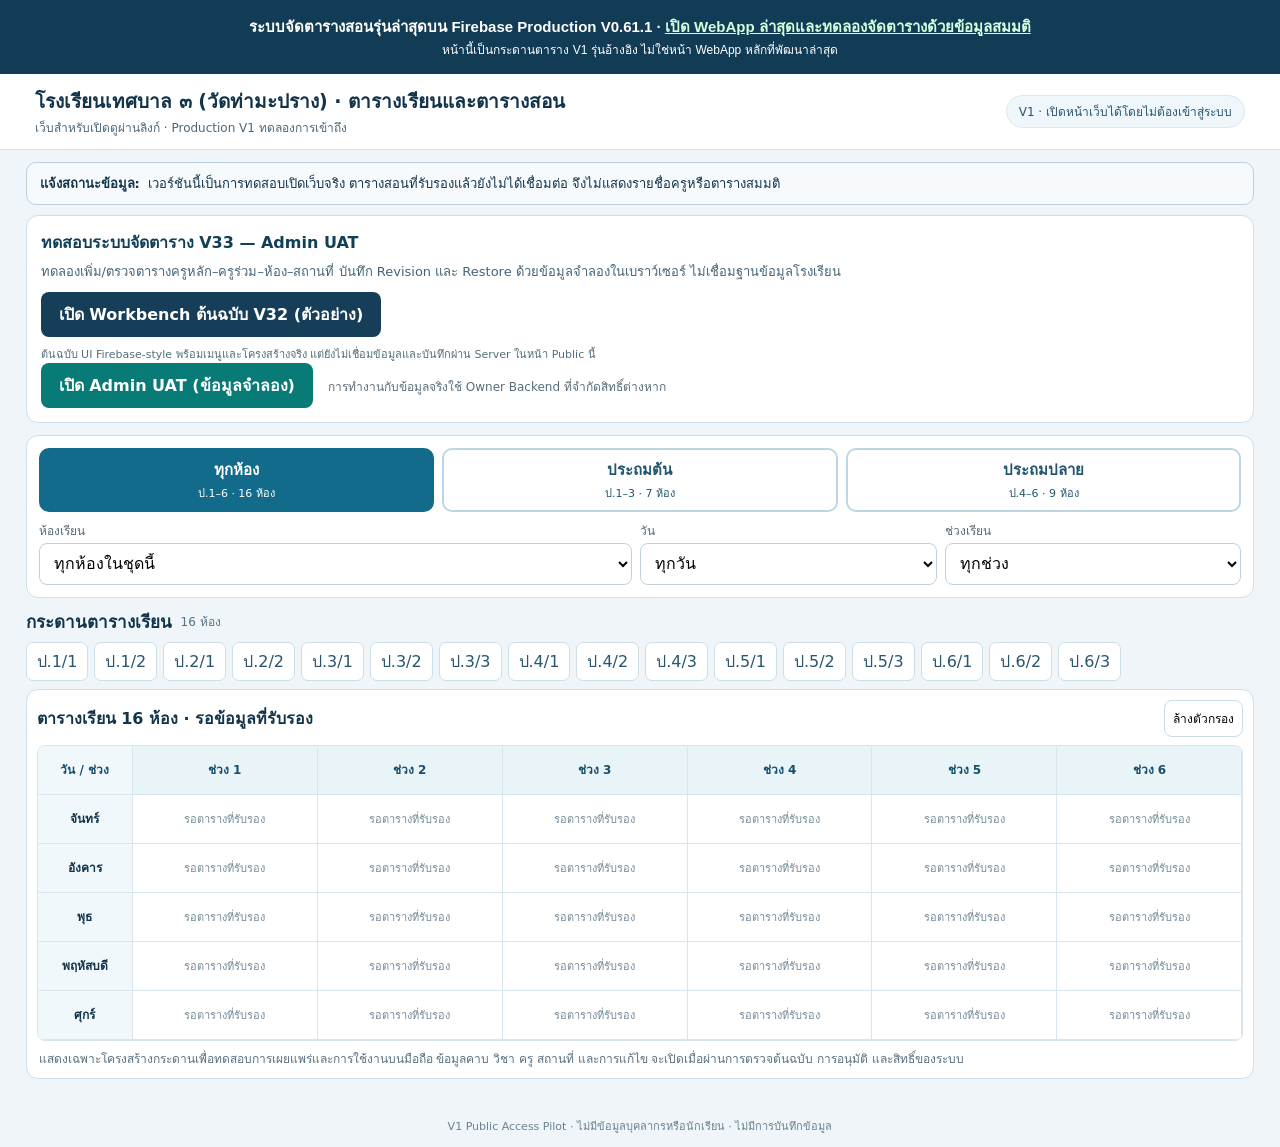
<file: index.html>
<!doctype html>
<html lang="th">
<head>
<meta charset="utf-8">
<meta name="viewport" content="width=device-width,initial-scale=1">
<meta name="robots" content="noindex,nofollow">
<meta name="referrer" content="no-referrer">
<title>ตารางเรียนและตารางสอน ท.๓ | V1</title>
<style>
:root{font-family:"Sarabun",Tahoma,system-ui,sans-serif;color:#12344a;background:#eff5f8;--accent:#126b8b;--line:#cfdee7}
*{box-sizing:border-box}body{margin:0}button,select,input{font:inherit}button{cursor:pointer}
header{background:#fff;border-bottom:1px solid var(--line);padding:12px clamp(12px,3vw,35px);display:flex;gap:10px;align-items:center;justify-content:space-between;flex-wrap:wrap}
h1{font-size:19px;margin:0}header p{margin:2px 0 0;font-size:12px;color:#4b6677}
.meta{background:#f0f7fa;border:1px solid #d6e9f1;border-radius:100px;padding:6px 12px;font-size:12px;color:#27546e}
main{max-width:1600px;margin:auto;padding:12px clamp(10px,2vw,26px) 26px}
.notice{border:1px solid #bbd0de;background:#f7fafc;border-radius:10px;padding:10px 13px;font-size:13px;display:flex;align-items:center;gap:8px;margin:0 0 10px}
.notice strong{font-weight:800}
.toolbar{background:white;border:1px solid var(--line);border-radius:12px;padding:12px;margin-bottom:10px}
.switch{display:grid;grid-template-columns:repeat(3,minmax(0,1fr));gap:8px}
.switch button{min-height:52px;border:2px solid #bdd6e3;color:#22566f;border-radius:10px;background:white;font-weight:800;padding:8px;font-size:15px}
.switch small{display:block;font-weight:500;font-size:11px;margin-top:2px}
.switch button[aria-pressed=true]{background:var(--accent);color:white;border-color:var(--accent)}
.switch button:focus-visible,select:focus-visible,button:focus-visible{outline:3px solid #eebc58;outline-offset:2px}
.controls{display:grid;grid-template-columns:2fr 1fr 1fr;gap:8px;margin-top:9px}
.field label{display:block;color:#526879;font-size:12px;margin-bottom:3px}
select{border:1px solid #bed0dc;border-radius:8px;background:white;min-height:42px;padding:8px 10px;width:100%}
.section-head{display:flex;align-items:center;gap:9px;flex-wrap:wrap;margin:10px 0 7px}
.section-head h2{font-size:17px;margin:0}.section-head span{font-size:12px;color:#557186}
.room-strip{display:flex;gap:6px;flex-wrap:wrap;margin:0 0 8px}
.room-strip button{background:white;border:1px solid #cedee7;color:#2b566e;border-radius:7px;padding:6px 10px;min-height:36px}
.room-strip button[aria-pressed=true]{background:#d6edf8;border-color:#1780a8;color:#124b66;font-weight:800}
.board-panel{background:white;border:1px solid var(--line);border-radius:12px;padding:10px;min-height:340px}
.board-caption{display:flex;align-items:center;justify-content:space-between;gap:8px;flex-wrap:wrap;margin-bottom:8px}
.board-caption h3{font-size:16px;margin:0}.board-caption button{border:1px solid #cadce7;border-radius:8px;background:white;padding:8px;font-size:12px}
.board-scroll{overflow:auto;max-width:100%;border-radius:8px;border:1px solid #d8e5ee}
table{border-collapse:separate;border-spacing:0;table-layout:fixed;min-width:690px;width:100%;font-size:12px}
th,td{border-right:1px solid #d9e6ed;border-bottom:1px solid #d9e6ed;text-align:center;padding:8px 6px;height:49px}
th{background:#e9f4f9;color:#144f6e;position:sticky;top:0;z-index:2}
th:first-child,td:first-child{position:sticky;left:0;z-index:1;background:#f1f8fb;width:95px;font-weight:800}
th:first-child{z-index:3}
.empty{color:#758b99;font-size:11px}
.note{margin:9px 2px 0;color:#596f7f;font-size:12px;line-height:1.5}
footer{text-align:center;color:#6a8391;font-size:11px;padding:12px}
@media(max-width:670px){h1{font-size:16px}.meta{font-size:11px}.switch{gap:5px}.switch button{font-size:13px;padding:5px;min-height:55px}.switch small{font-size:10px}.controls{grid-template-columns:1fr 1fr}.field:first-child{grid-column:1/-1}.notice{font-size:12px}}
@media print{header,.toolbar,.room-strip,.notice,.board-caption button,footer{display:none!important}body{background:white}main{padding:0}.board-panel{border:0}table{font-size:11px}}
</style>
</head>
<body>
<div role="note" style="background:#123b55;color:#fff;padding:14px 18px;font:600 15px Sarabun,Tahoma,sans-serif;text-align:center;line-height:1.7">ระบบจัดตารางสอนรุ่นล่าสุดบน Firebase Production V0.61.1 · <a href="https://t3-timetable-os-2569.web.app/" style="color:#d3ffdf;font-weight:800;text-decoration:underline">เปิด WebApp ล่าสุดและทดลองจัดตารางด้วยข้อมูลสมมติ</a><span style="display:block;font-size:12px;font-weight:400">หน้านี้เป็นกระดานตาราง V1 รุ่นอ้างอิง ไม่ใช่หน้า WebApp หลักที่พัฒนาล่าสุด</span></div>
<header>
  <div><h1>โรงเรียนเทศบาล ๓ (วัดท่ามะปราง) · ตารางเรียนและตารางสอน</h1><p>เว็บสำหรับเปิดดูผ่านลิงก์ · Production V1 ทดลองการเข้าถึง</p></div>
  <span class="meta" id="releaseStatus">V1 · เปิดหน้าเว็บได้โดยไม่ต้องเข้าสู่ระบบ</span>
</header>
<main>
  <div class="notice" role="status"><strong>แจ้งสถานะข้อมูล:</strong> เวอร์ชันนี้เป็นการทดสอบเปิดเว็บจริง ตารางสอนที่รับรองแล้วยังไม่ได้เชื่อมต่อ จึงไม่แสดงรายชื่อครูหรือตารางสมมติ</div>
  <section class="admin-access" aria-label="ทดลองจัดตารางฉบับร่าง" style="background:#fff;border:1px solid #cfdee7;border-radius:12px;padding:14px;margin-bottom:12px">
 <h2 style="font-size:16px;margin:0 0 6px;color:#123f58">ทดสอบระบบจัดตาราง V33 — Admin UAT</h2>
 <p style="margin:0 0 10px;color:#456478;font-size:13px">ทดลองเพิ่ม/ตรวจตารางครูหลัก–ครูร่วม–ห้อง–สถานที่ บันทึก Revision และ Restore ด้วยข้อมูลจำลองในเบราว์เซอร์ ไม่เชื่อมฐานข้อมูลโรงเรียน</p>
 <a href="./owner-workbench-preview.html" style="display:inline-block;padding:10px 18px;background:#163e58;color:#fff;text-decoration:none;border-radius:8px;font-weight:700;margin-right:8px">เปิด Workbench ต้นฉบับ V32 (ตัวอย่าง)</a><span style="display:block;font-size:11px;color:#526e7b;margin-top:8px">ต้นฉบับ UI Firebase-style พร้อมเมนูและโครงสร้างจริง แต่ยังไม่เชื่อมข้อมูลและบันทึกผ่าน Server ในหน้า Public นี้</span>
 <a href="./admin-uat.html" style="display:inline-block;padding:10px 18px;background:#087b77;color:#fff;text-decoration:none;border-radius:8px;font-weight:700">เปิด Admin UAT (ข้อมูลจำลอง)</a>
 <span style="display:inline-block;margin-left:10px;font-size:12px;color:#586d7b">การทำงานกับข้อมูลจริงใช้ Owner Backend ที่จำกัดสิทธิ์ต่างหาก</span>
 </section>
<section class="toolbar" aria-label="ตัวเลือกกระดาน">
    <div class="switch" role="group" aria-label="เลือกชุดกระดาน">
      <button data-group="all" aria-pressed="true" type="button">ทุกห้อง<small>ป.1–6 · 16 ห้อง</small></button>
      <button data-group="lower" aria-pressed="false" type="button">ประถมต้น<small>ป.1–3 · 7 ห้อง</small></button>
      <button data-group="upper" aria-pressed="false" type="button">ประถมปลาย<small>ป.4–6 · 9 ห้อง</small></button>
    </div>
    <div class="controls">
      <div class="field"><label for="classPicker">ห้องเรียน</label><select id="classPicker"></select></div>
      <div class="field"><label for="dayPicker">วัน</label><select id="dayPicker"><option value="all">ทุกวัน</option><option value="จันทร์">จันทร์</option><option value="อังคาร">อังคาร</option><option value="พุธ">พุธ</option><option value="พฤหัสบดี">พฤหัสบดี</option><option value="ศุกร์">ศุกร์</option></select></div>
      <div class="field"><label for="periodPicker">ช่วงเรียน</label><select id="periodPicker"><option value="all">ทุกช่วง</option><option value="1">ช่วง 1</option><option value="2">ช่วง 2</option><option value="3">ช่วง 3</option><option value="4">ช่วง 4</option><option value="5">ช่วง 5</option><option value="6">ช่วง 6</option></select></div>
    </div>
  </section>
  <div class="section-head"><h2>กระดานตารางเรียน</h2><span id="roomCount" aria-live="polite">16 ห้อง</span></div>
  <nav class="room-strip" id="rooms" aria-label="เลือกห้อง"></nav>
  <section class="board-panel" aria-label="พื้นที่ตารางเรียน">
    <div class="board-caption"><h3 id="boardTitle">ตารางเรียนทุกห้อง · รอข้อมูลที่รับรอง</h3><button type="button" id="reset">ล้างตัวกรอง</button></div>
    <div class="board-scroll"><table id="timetable"><thead><tr id="headrow"></tr></thead><tbody id="bodyrows"></tbody></table></div>
    <p class="note">แสดงเฉพาะโครงสร้างกระดานเพื่อทดสอบการเผยแพร่และการใช้งานบนมือถือ ข้อมูลคาบ วิชา ครู สถานที่ และการแก้ไข จะเปิดเมื่อผ่านการตรวจต้นฉบับ การอนุมัติ และสิทธิ์ของระบบ</p>
  </section>
</main>
<footer>V1 Public Access Pilot · ไม่มีข้อมูลบุคลากรหรือนักเรียน · ไม่มีการบันทึกข้อมูล</footer>
<script>
(()=>{"use strict";
const groups={lower:["ป.1/1","ป.1/2","ป.2/1","ป.2/2","ป.3/1","ป.3/2","ป.3/3"],upper:["ป.4/1","ป.4/2","ป.4/3","ป.5/1","ป.5/2","ป.5/3","ป.6/1","ป.6/2","ป.6/3"]};
groups.all=[...groups.lower,...groups.upper];
const days=["จันทร์","อังคาร","พุธ","พฤหัสบดี","ศุกร์"];let group="all";let selectedRoom="all";
const q=id=>document.getElementById(id);
function draw(){
 const names=groups[group];q("roomCount").textContent=names.length+" ห้อง";
 q("classPicker").innerHTML='<option value="all">ทุกห้องในชุดนี้</option>'+names.map(n=>'<option value="'+n+'">'+n+'</option>').join("");
 q("classPicker").value=names.includes(selectedRoom)?selectedRoom:"all";
 selectedRoom=q("classPicker").value;
 q("rooms").innerHTML=names.map(n=>'<button type="button" data-room="'+n+'" aria-pressed="'+(selectedRoom===n)+'">'+n+'</button>').join("");
 q("rooms").querySelectorAll("[data-room]").forEach(b=>b.addEventListener("click",()=>{selectedRoom=b.dataset.room;draw()}));
 const chosen=selectedRoom==="all"?names:[selectedRoom],d=q("dayPicker").value,p=q("periodPicker").value;
 const periods=p==="all"?[1,2,3,4,5,6]:[Number(p)];
 q("headrow").innerHTML="<th scope='col'>วัน / ช่วง</th>"+periods.map(n=>"<th scope='col'>ช่วง "+n+"</th>").join("");
 const list=d==="all"?days:[d];
 q("bodyrows").innerHTML=list.map(day=>"<tr><td>"+day+"</td>"+periods.map(()=>
 "<td><span class='empty'>รอตารางที่รับรอง</span></td>").join("")+"</tr>").join("");
 q("boardTitle").textContent="ตารางเรียน "+(selectedRoom==="all"?chosen.length+" ห้อง":selectedRoom)+" · รอข้อมูลที่รับรอง";
 document.querySelectorAll("[data-group]").forEach(b=>b.setAttribute("aria-pressed",String(b.dataset.group===group)));
}
document.querySelectorAll("[data-group]").forEach(b=>b.addEventListener("click",()=>{group=b.dataset.group;selectedRoom="all";draw()}));
q("classPicker").addEventListener("change",()=>{selectedRoom=q("classPicker").value;draw()});
q("dayPicker").addEventListener("change",draw);
q("periodPicker").addEventListener("change",draw);
q("reset").addEventListener("click",()=>{group="all";selectedRoom="all";q("dayPicker").value="all";q("periodPicker").value="all";draw()});
draw();
})();
</script>
</body></html>
</file>
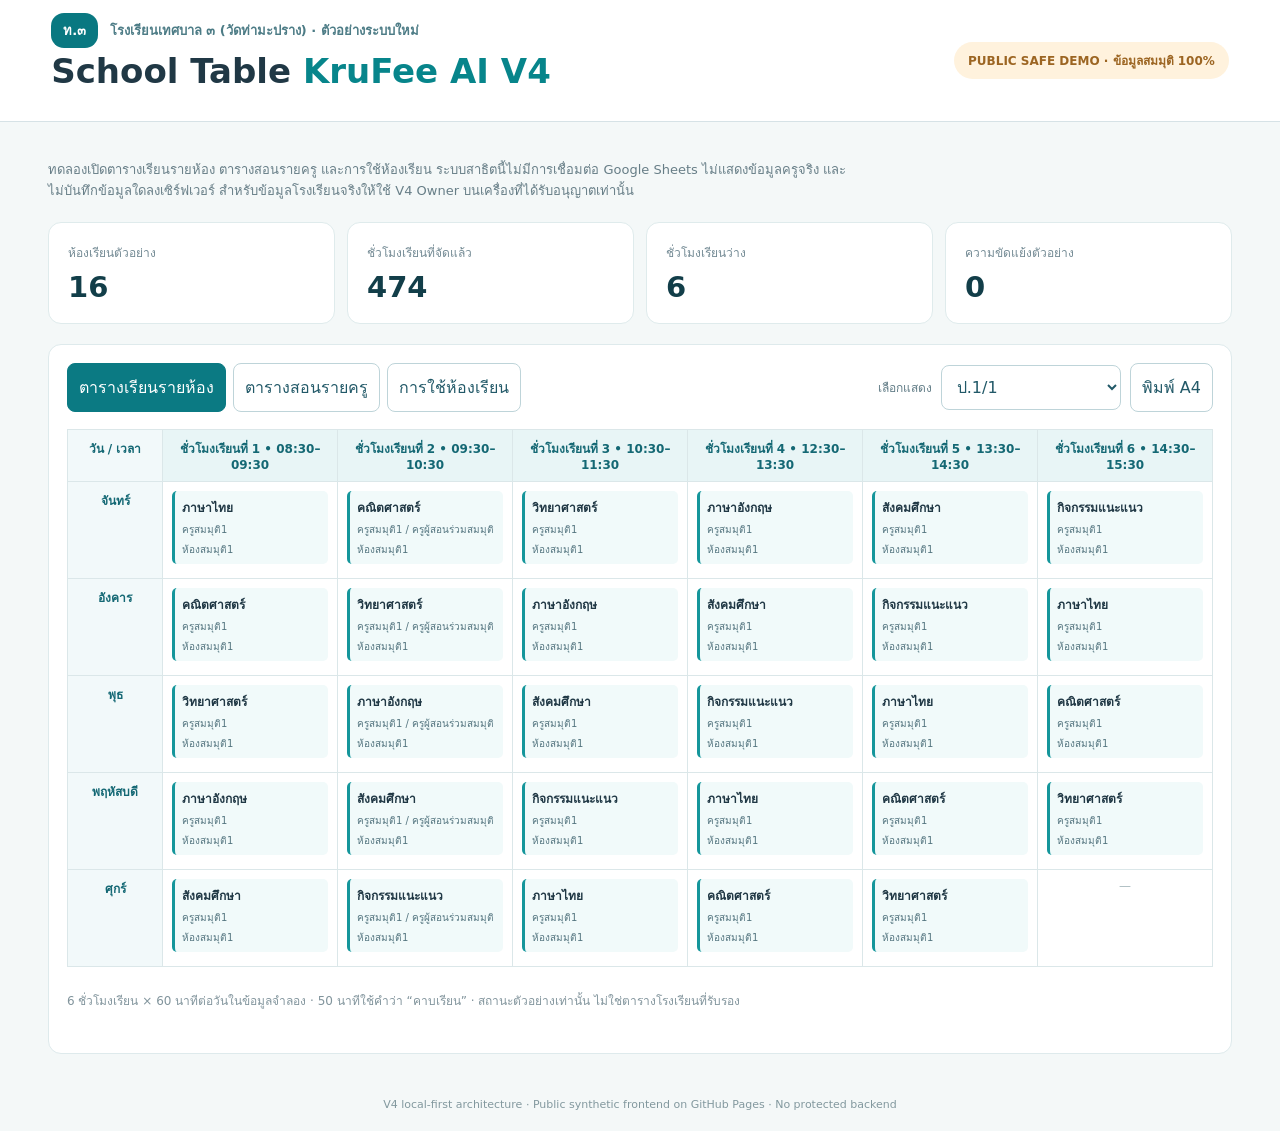
<file: v4/index.html>
<!doctype html>
<html lang="th"><head><meta charset="utf-8"><meta name="viewport" content="width=device-width, initial-scale=1">
<meta name="robots" content="noindex, nofollow"><meta name="referrer" content="no-referrer">
<meta http-equiv="Content-Security-Policy" content="default-src 'self'; script-src 'self'; style-src 'self' 'unsafe-inline'; connect-src 'none'; img-src 'self' data:; base-uri 'none'; object-src 'none'; form-action 'none'">
<title>School Table KruFee AI V4 — Public Safe Demo</title>
<style>
:root{font-family:Tahoma,system-ui,sans-serif;background:#f4f8f8;color:#203845}*{box-sizing:border-box}body{margin:0}header{background:#fff;border-bottom:1px solid #d6e2e6;padding:20px clamp(16px,4vw,70px)}.flex{display:flex;gap:14px;justify-content:space-between;align-items:center;flex-wrap:wrap}.identity{font-size:13px;color:#4d7c86;font-weight:bold}.mark{background:#097881;color:white;border-radius:13px;padding:10px 12px;margin-right:7px}h1{font-size:clamp(23px,3vw,34px);margin:10px 0}h1 span{color:#07858b}.flag{display:inline-block;background:#fff2dd;color:#9c6522;padding:9px 14px;border-radius:30px;font-size:12px;font-weight:800}main{max-width:1380px;margin:auto;padding:24px clamp(12px,4vw,48px)}.intro{color:#677e87;font-size:13px;line-height:1.65;max-width:800px}.metrics{display:grid;grid-template-columns:repeat(4,1fr);gap:12px;margin:20px 0}.metric{background:white;border:1px solid #dfebec;border-radius:13px;padding:19px}.metric small{font-size:12px;color:#728993}.metric strong{display:block;font-size:29px;padding-top:8px;color:#123e49}.card{background:white;border:1px solid #deeaec;border-radius:13px;padding:18px}.toolbar{display:flex;align-items:flex-end;gap:14px;flex-wrap:wrap;margin-bottom:17px}.switches{display:flex;gap:7px;flex-wrap:wrap}button,select{font:inherit;border-radius:8px;padding:11px;border:1px solid #bed4d9;background:white;color:#225968;cursor:pointer}button[aria-pressed=true]{background:#0b7a83;border-color:#0b7a83;color:#fff}button:focus-visible,select:focus-visible{outline:3px solid #ffba52;outline-offset:2px}.selector{margin-left:auto;display:flex;align-items:center;gap:9px}.selector label{font-size:12px;color:#617c86}.selector select{min-width:180px}.grid{overflow-x:auto}table{min-width:730px;width:100%;border-collapse:collapse;table-layout:fixed;font-size:12px}th,td{border:1px solid #dbe7e9;padding:9px;vertical-align:top;text-align:left}th{background:#e8f5f6;text-align:center;color:#146874}th:first-child,td:first-child{background:#f2f9fa;width:95px;text-align:center;font-weight:bold}.lesson{background:#f1fafa;border-left:3px solid #15969b;border-radius:5px;padding:7px;margin-bottom:5px;display:flex;flex-direction:column;gap:5px;overflow-wrap:anywhere}.lesson small{font-size:10px;color:#557680}.empty{color:#a8b9be;text-align:center}.foot{font-size:12px;color:#81949c;line-height:1.7;padding:12px 0}footer{text-align:center;color:#82989e;font-size:11px;padding:20px}@media(max-width:700px){.metrics{grid-template-columns:repeat(2,1fr)}.selector{margin:0}}@media print{header,.toolbar,.intro,.metrics,.foot,footer{display:none!important}.card{border:none;padding:0}main{padding:0}table{font-size:9px;min-width:0}@page{size:A4 landscape;margin:9mm}}
</style></head><body>
<header><div class="flex"><div><div class="identity"><span class="mark">ท.๓</span> โรงเรียนเทศบาล ๓ (วัดท่ามะปราง) · ตัวอย่างระบบใหม่</div><h1>School Table <span>KruFee AI V4</span></h1></div><div class="flag">PUBLIC SAFE DEMO · ข้อมูลสมมุติ 100%</div></div></header>
<main><p class="intro">ทดลองเปิดตารางเรียนรายห้อง ตารางสอนรายครู และการใช้ห้องเรียน ระบบสาธิตนี้ไม่มีการเชื่อมต่อ Google Sheets ไม่แสดงข้อมูลครูจริง และไม่บันทึกข้อมูลใดลงเซิร์ฟเวอร์ สำหรับข้อมูลโรงเรียนจริงให้ใช้ V4 Owner บนเครื่องที่ได้รับอนุญาตเท่านั้น</p>
<section class="metrics"><div class="metric"><small>ห้องเรียนตัวอย่าง</small><strong id="classes">—</strong></div><div class="metric"><small>ชั่วโมงเรียนที่จัดแล้ว</small><strong id="assigned">—</strong></div><div class="metric"><small>ชั่วโมงเรียนว่าง</small><strong id="blank">—</strong></div><div class="metric"><small>ความขัดแย้งตัวอย่าง</small><strong id="conflicts">—</strong></div></section>
<section class="card"><div class="toolbar"><div class="switches"><button type="button" data-view="class" aria-pressed="true">ตารางเรียนรายห้อง</button><button type="button" data-view="teacher" aria-pressed="false">ตารางสอนรายครู</button><button type="button" data-view="room" aria-pressed="false">การใช้ห้องเรียน</button></div><div class="selector"><label for="entity">เลือกแสดง</label><select id="entity"></select><button type="button" id="print">พิมพ์ A4</button></div></div>
<div class="grid"><table><thead id="thead"></thead><tbody id="tbody"></tbody></table></div><p class="foot">6 ชั่วโมงเรียน × 60 นาทีต่อวันในข้อมูลจำลอง · 50 นาทีใช้คำว่า “คาบเรียน” · สถานะตัวอย่างเท่านั้น ไม่ใช่ตารางโรงเรียนที่รับรอง</p></section></main><footer>V4 local-first architecture · Public synthetic frontend on GitHub Pages · No protected backend</footer>
<script type="module" src="./demo.mjs"></script></body></html>
</file>
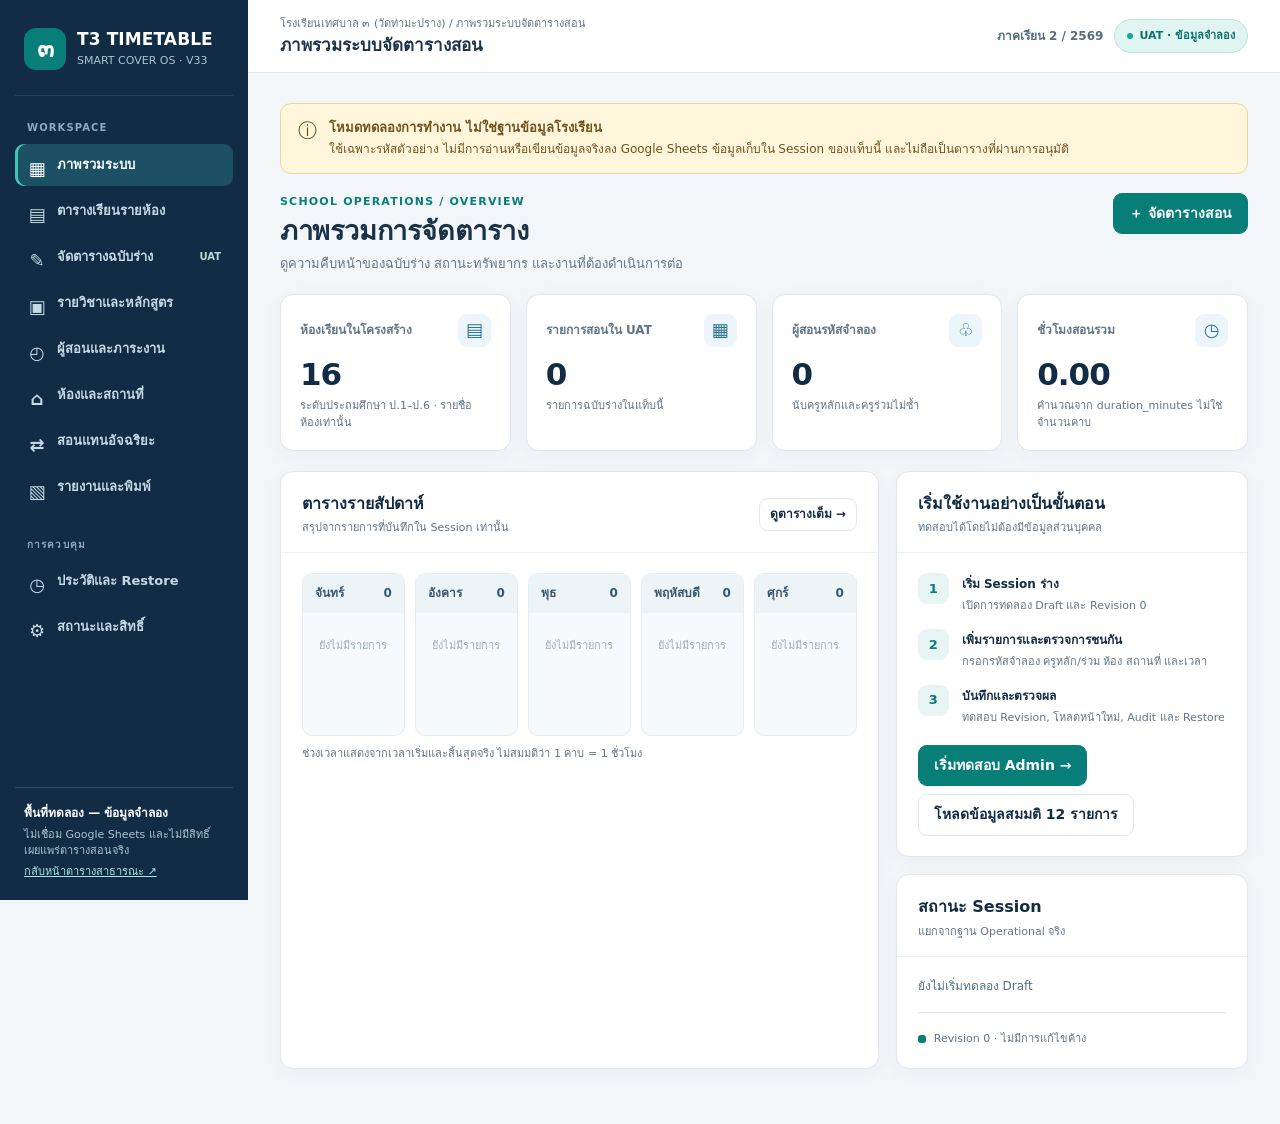
<file: admin-uat.html>
<!doctype html>
<html lang="th">
<head>
<meta charset="utf-8"><meta name="viewport" content="width=device-width,initial-scale=1">
<meta name="description" content="T3 Timetable OS — ทดลองจัดตารางเรียนแบบจำลอง ไม่เชื่อมข้อมูลโรงเรียน">
<meta name="robots" content="noindex,nofollow"><meta name="referrer" content="no-referrer">
<title>T3 TIMETABLE OS | Admin Workspace V33 UAT</title>
<link rel="stylesheet" href="./t3tt-pro.css">
</head>
<body>
<div class="app-shell" id="shell">
<div class="mobile-scrim" id="scrim"></div>
<aside class="sidebar" aria-label="เมนูระบบ">
 <div class="brand"><div class="brand-mark">๓</div><div><div class="brand-title">T3 TIMETABLE</div><div class="brand-sub">SMART COVER OS · V33</div></div></div>
 <div class="nav-heading">WORKSPACE</div>
 <nav aria-label="เมนูหลัก">
  <button class="nav-button is-active" data-view="overview" aria-current="page"><span class="nav-icon">▦</span> ภาพรวมระบบ</button>
  <button class="nav-button" data-view="timetable"><span class="nav-icon">▤</span> ตารางเรียนรายห้อง</button>
  <button class="nav-button" data-view="editor"><span class="nav-icon">✎</span> จัดตารางฉบับร่าง <span class="nav-dot">UAT</span></button>
  <button class="nav-button" data-view="courses"><span class="nav-icon">▣</span> รายวิชาและหลักสูตร</button>
  <button class="nav-button" data-view="workload"><span class="nav-icon">◴</span> ผู้สอนและภาระงาน</button>
  <button class="nav-button" data-view="venues"><span class="nav-icon">⌂</span> ห้องและสถานที่</button>
  <button class="nav-button" data-view="cover"><span class="nav-icon">⇄</span> สอนแทนอัจฉริยะ</button>
  <button class="nav-button" data-view="reports"><span class="nav-icon">▧</span> รายงานและพิมพ์</button>
 </nav>
 <div class="nav-heading">การควบคุม</div>
 <nav aria-label="การควบคุมระบบ">
  <button class="nav-button" data-view="audit"><span class="nav-icon">◷</span> ประวัติและ Restore</button>
  <button class="nav-button" data-view="settings"><span class="nav-icon">⚙</span> สถานะและสิทธิ์</button>
 </nav>
 <div class="sidebar-foot"><strong>พื้นที่ทดลอง — ข้อมูลจำลอง</strong>
 <p>ไม่เชื่อม Google Sheets และไม่มีสิทธิ์เผยแพร่ตารางสอนจริง</p><p><a href="./">กลับหน้าตารางสาธารณะ ↗</a></p></div>
</aside>
<div class="workspace">
<header class="topbar">
 <div class="top-left"><button class="mobile-trigger" id="menuTrigger" aria-label="เปิดเมนู">☰</button>
  <div><div class="crumb">โรงเรียนเทศบาล ๓ (วัดท่ามะปราง) / <span id="crumb">ภาพรวมระบบ</span></div>
  <h1 class="top-title" id="topTitle">ภาพรวมระบบจัดตารางสอน</h1></div></div>
 <div class="top-tools"><span class="top-term">ภาคเรียน 2 / 2569</span><span class="pill">UAT · ข้อมูลจำลอง</span></div>
</header>
<main class="content" id="main">
 <div class="notice warn" role="note"><span class="notice-symbol">ⓘ</span><div>
 <strong>โหมดทดลองการทำงาน ไม่ใช่ฐานข้อมูลโรงเรียน</strong>
 <p>ใช้เฉพาะรหัสตัวอย่าง ไม่มีการอ่านหรือเขียนข้อมูลจริงลง Google Sheets ข้อมูลเก็บใน Session ของแท็บนี้ และไม่ถือเป็นตารางที่ผ่านการอนุมัติ</p></div></div>
 <section class="view" id="view-overview" data-title="ภาพรวมระบบจัดตารางสอน">
  <div class="page-header"><div><div class="eyebrow">SCHOOL OPERATIONS / OVERVIEW</div><h2>ภาพรวมการจัดตาราง</h2><p>ดูความคืบหน้าของฉบับร่าง สถานะทรัพยากร และงานที่ต้องดำเนินการต่อ</p></div>
  <div class="header-actions"><button class="btn primary" data-go="editor">＋ จัดตารางสอน</button></div></div>
  <div class="metrics">
   <div class="metric"><div class="metric-top">ห้องเรียนในโครงสร้าง <span class="metric-icon">▤</span></div><div class="metric-number">16</div><div class="metric-foot">ระดับประถมศึกษา ป.1–ป.6 · รายชื่อห้องเท่านั้น</div></div>
   <div class="metric"><div class="metric-top">รายการสอนใน UAT <span class="metric-icon">▦</span></div><div class="metric-number" id="metricAssignments">0</div><div class="metric-foot">รายการฉบับร่างในแท็บนี้</div></div>
   <div class="metric"><div class="metric-top">ผู้สอนรหัสจำลอง <span class="metric-icon">♧</span></div><div class="metric-number" id="metricTeachers">0</div><div class="metric-foot">นับครูหลักและครูร่วมไม่ซ้ำ</div></div>
   <div class="metric"><div class="metric-top">ชั่วโมงสอนรวม <span class="metric-icon">◷</span></div><div class="metric-number" id="metricHours">0.00</div><div class="metric-foot">คำนวณจาก duration_minutes ไม่ใช่จำนวนคาบ</div></div>
  </div>
  <div class="two-col">
   <div class="panel"><div class="panel-head"><div><h3>ตารางรายสัปดาห์</h3><p>สรุปจากรายการที่บันทึกใน Session เท่านั้น</p></div><button class="btn small" data-go="timetable">ดูตารางเต็ม →</button></div>
    <div class="panel-body"><div class="week-board" id="overviewWeek"></div><div class="section-note">ช่วงเวลาแสดงจากเวลาเริ่มและสิ้นสุดจริง ไม่สมมติว่า 1 คาบ = 1 ชั่วโมง</div></div></div>
   <div class="stack">
    <div class="panel"><div class="panel-head"><div><h3>เริ่มใช้งานอย่างเป็นขั้นตอน</h3><p>ทดสอบได้โดยไม่ต้องมีข้อมูลส่วนบุคคล</p></div></div><div class="panel-body"><div class="steps">
     <div class="step"><span class="step-mark">1</span><div><strong>เริ่ม Session ร่าง</strong><p>เปิดการทดลอง Draft และ Revision 0</p></div></div>
     <div class="step"><span class="step-mark">2</span><div><strong>เพิ่มรายการและตรวจการชนกัน</strong><p>กรอกรหัสจำลอง ครูหลัก/ร่วม ห้อง สถานที่ และเวลา</p></div></div>
     <div class="step"><span class="step-mark">3</span><div><strong>บันทึกและตรวจผล</strong><p>ทดสอบ Revision, โหลดหน้าใหม่, Audit และ Restore</p></div></div></div>
     <div class="btn-row" style="margin-top:17px"><button class="btn primary" data-go="editor">เริ่มทดสอบ Admin →</button><button class="btn" id="seedOverview">โหลดข้อมูลสมมติ 12 รายการ</button></div></div></div>
    <div class="panel"><div class="panel-head"><div><h3>สถานะ Session</h3><p>แยกจากฐาน Operational จริง</p></div></div>
    <div class="panel-body"><p class="state-line" id="overviewStatus">กำลังโหลด Session…</p><div class="divider"></div>
     <div class="stat-hint"><span class="stat-dot"></span><span id="overviewRevision">Revision 0 · ยังไม่ได้เริ่ม Draft</span></div></div></div>
   </div>
  </div>
 </section>
 <section class="view" id="view-editor" data-title="จัดตารางสอนฉบับร่าง" hidden>
  <div class="page-header"><div><div class="eyebrow">SCHEDULE BUILDER / UAT</div><h2>จัดตารางสอนฉบับร่าง</h2><p>เพิ่ม แก้ไข ลบ และตรวจรายการสอนจากข้อมูลสมมติ โดยไม่บันทึกลง Cloud</p></div>
   <div class="header-actions"><span class="floating-ribbon" id="editorRevision">Revision 0</span></div></div>
  <div class="panel" style="margin-bottom:17px"><div class="panel-head"><div><h3>สถานะการทำงาน</h3><p>เริ่ม Draft หนึ่งครั้ง จากนั้นจึงเพิ่มและบันทึกรายการได้</p></div>
   <div class="btn-row"><button class="btn" id="refresh">อ่านสถานะล่าสุด</button><button class="btn primary" id="startAdmin">เริ่มทดลอง Draft</button></div></div>
   <div class="panel-body"><div class="summary-strip"><span id="state" role="status">กำลังอ่านสถานะ UAT…</span><span id="editorMode">ยังไม่เริ่ม</span></div></div></div>
  <div class="panel" style="margin-bottom:17px"><div class="panel-head"><div><h3>รายละเอียดรายการสอน</h3><p>ทุกช่องที่มี * ต้องระบุให้ครบ ใช้รหัสสมมติในการทดสอบ</p></div><div class="btn-row"><button class="btn small" id="sample">ใส่ข้อมูลตัวอย่าง</button><button class="btn small primary" id="seedEditor">สร้างตัวอย่าง 12 รายการ</button></div></div>
   <div class="panel-body">
    <div class="form-group-title"><h4>ข้อมูลรายวิชาและผู้สอน</h4><span class="kicker">01 / ASSIGNMENT</span></div>
    <form id="draftForm" autocomplete="off">
    <div class="field-grid">
     <label><span class="field-label">ห้องเรียน *</span><input class="field-input" id="cl" list="classOptions" placeholder="เช่น P6_1" required><datalist id="classOptions"></datalist></label>
     <label><span class="field-label">รหัสรายวิชา *</span><input class="field-input" id="co" placeholder="เช่น ENG_QA" required></label>
     <label><span class="field-label">สถานที่ *</span><input class="field-input" id="ve" placeholder="เช่น ROOM_QA1" required></label>
     <label><span class="field-label">ครูผู้สอนหลัก *</span><input class="field-input" id="te" placeholder="เช่น TEACHER_QA" required></label>
     <label><span class="field-label">ครูร่วมสอน (ถ้ามี)</span><input class="field-input" id="ct" placeholder="เช่น COTEACHER_QA"></label>
     <label><span class="field-label">รหัสช่วงเรียน *</span><input class="field-input" id="per" placeholder="เช่น P01" required></label>
    </div>
    <hr class="form-divider">
    <div class="form-group-title"><h4>วันและช่วงเวลา</h4><span class="kicker">02 / TIME RANGE</span></div>
    <div class="field-grid">
      <label><span class="field-label">วันเรียน *</span><select id="day"><option value="0">วันจันทร์</option><option value="1">วันอังคาร</option><option value="2">วันพุธ</option><option value="3">วันพฤหัสบดี</option><option value="4">วันศุกร์</option></select></label>
      <label><span class="field-label">เวลาเริ่ม *</span><input class="field-input" type="time" id="st" required value="08:00"></label>
      <label><span class="field-label">เวลาสิ้นสุด *</span><input class="field-input" type="time" id="en" required value="08:50"></label>
    </div><div class="field-hint">ระบบคำนวณจำนวนนาทีจากเวลาเริ่ม–สิ้นสุดโดยตรง ไม่ตีความรหัสคาบเป็นชั่วโมง</div>
    <div class="btn-row" style="margin-top:21px"><button class="btn dark" id="add" type="submit">＋ เพิ่มรายการในร่าง</button>
    <button class="btn primary" id="save" type="button" disabled>บันทึก Revision ใน UAT</button>
    <button class="btn" id="cancelEdit" type="button" hidden>ยกเลิกการแก้ไข</button></div>
    </form>
    <p id="editState" role="status" class="inline-feedback" style="margin:12px 0 0">ยังไม่มีรายการแก้ไข</p>
   </div></div>
  <div class="panel"><div class="panel-head"><div><h3>รายการสอนในฉบับร่าง</h3><p>คลิกแก้ไขได้ก่อนบันทึก ระบบตรวจชนกันทั้งครูหลัก ครูร่วม ห้อง และสถานที่</p></div><span class="kicker" id="draftCount">0 รายการ</span></div>
   <div class="panel-body" style="padding-top:5px"><div id="grid" class="table-scroll" aria-label="รายการสอนใน Draft"></div></div>
   <div class="panel-footer"><div id="message" class="inline-feedback" role="status">พร้อมทดลองการสร้าง Draft</div></div></div>
 </section>
 <section class="view" id="view-timetable" data-title="ตารางเรียนรายห้อง" hidden>
  <div class="page-header"><div><div class="eyebrow">WEEKLY PLANNER / CLASS VIEW</div><h2>ตารางเรียนรายห้อง</h2><p>สำรวจตารางรายวัน และกรองห้องเรียน/วันจาก Draft ปัจจุบัน</p></div>
  <div class="header-actions"><button class="btn" data-go="editor">＋ เพิ่มรายการสอน</button></div></div>
  <div class="panel"><div class="panel-head"><div><h3>เลือกมุมมองตาราง</h3><p>ข้อมูล UAT เท่านั้น ไม่ใช่ตารางที่โรงเรียนประกาศใช้</p></div></div>
   <div class="panel-body"><div class="filter-bar">
    <label><span class="field-label">ห้องเรียน</span><select id="filterClass"><option value="all">ทุกห้อง</option></select></label>
    <label><span class="field-label">วัน</span><select id="filterDay"><option value="all">จันทร์–ศุกร์</option><option value="0">จันทร์</option><option value="1">อังคาร</option><option value="2">พุธ</option><option value="3">พฤหัสบดี</option><option value="4">ศุกร์</option></select></label>
    <button class="btn" id="clearFilters">ล้างตัวกรอง</button>
   </div></div></div>
  <div class="panel" style="margin-top:17px"><div class="panel-head"><div><h3>ตารางรายสัปดาห์</h3><p>แสดงช่วงเวลาจริงและรหัสรายวิชา</p></div><span id="timetableCount" class="kicker">0 รายการ</span></div>
  <div class="panel-body"><div id="fullWeek" class="week-board"></div></div></div>
 </section>
 <section class="view" id="view-courses" data-title="รายวิชาและหลักสูตร" hidden>
  <div class="page-header"><div><div class="eyebrow">CURRICULUM / COURSE CODES</div><h2>รายวิชาและหลักสูตร</h2><p>สรุปรหัสวิชาที่ปรากฏใน Draft UAT ยังไม่ใช่ Master หลักสูตรที่รับรอง</p></div></div>
  <div class="panel"><div class="panel-head"><div><h3>รายวิชาจากรายการสอน</h3><p>รายงานนาทีรวมต่อรายวิชา</p></div></div><div class="panel-body"><div id="courseList"></div></div></div>
 </section>
 <section class="view" id="view-workload" data-title="ผู้สอนและภาระงาน" hidden>
  <div class="page-header"><div><div class="eyebrow">FACULTY / WORKLOAD</div><h2>ผู้สอนและภาระงาน</h2><p>นับชั่วโมงจากเวลาจริง แยกครูหลักและครูร่วมตามรายการสอน</p></div></div>
  <div class="notice info"><span class="notice-symbol">◷</span><div><strong>หน่วยวัดภาระงาน</strong><p>คำนวณจาก duration_minutes ÷ 60 โดยไม่อนุมานว่าหนึ่งคาบเรียนเท่ากับหนึ่งชั่วโมง และไม่รวมกิจกรรมที่ไม่มีหลักฐานว่าคิดภาระงานสอน</p></div></div>
  <div class="panel"><div class="panel-head"><div><h3>ภาระงานผู้สอนใน UAT</h3><p>เฉพาะรหัสผู้สอนตัวอย่างที่เพิ่มใน Draft</p></div></div><div class="panel-body"><div id="workloadList"></div></div></div>
 </section>
 <section class="view" id="view-venues" data-title="ห้องและสถานที่" hidden>
  <div class="page-header"><div><div class="eyebrow">FACILITIES / CAPACITY</div><h2>ห้องและสถานที่</h2><p>ติดตามการใช้รหัสสถานที่และตรวจช่วงเวลาที่ชนกัน</p></div></div>
  <div class="panel"><div class="panel-head"><div><h3>สถานที่ในรายการสอน</h3><p>ความจุสถานที่ยังไม่ดึงจาก Master จริง</p></div></div><div class="panel-body"><div id="venueList"></div></div></div>
 </section>
 <section class="view" id="view-cover" data-title="สอนแทนอัจฉริยะ" hidden>
  <div class="page-header"><div><div class="eyebrow">SMART COVER / CANDIDATE PREVIEW</div><h2>สอนแทนอัจฉริยะ</h2><p>จำลองการตรวจครูว่างตามช่วงเวลา โดยไม่สร้างเหตุการณ์ลาจริงหรืออนุมัติบุคลากร</p></div></div>
  <div class="notice warn"><span class="notice-symbol">!</span><div><strong>จำลองการเสนอเท่านั้น</strong><p>รายชื่อด้านล่างเป็นรหัสครูที่อยู่ใน Session สมมติ ความว่างไม่ได้ยืนยันคุณสมบัติ ชั่วโมงภาระงาน หรือข้อตกลงโรงเรียน จึงไม่สามารถอนุมัติการสอนแทนจริงจากหน้านี้ได้</p></div></div>
  <div class="panel"><div class="panel-head"><div><h3>ตรวจผู้ว่างจากตารางจำลอง</h3><p>การตัดสินใจบุคลากรต้องมี Human Approval ในระบบจริง</p></div></div>
  <div class="panel-body"><div class="field-grid">
   <label><span class="field-label">ผู้สอนที่ต้องการหาผู้แทน</span><select id="coverTeacher"><option value="">เลือกครูรหัสตัวอย่าง</option></select></label>
   <label><span class="field-label">วัน</span><select id="coverDay"><option value="0">จันทร์</option><option value="1">อังคาร</option><option value="2">พุธ</option><option value="3">พฤหัสบดี</option><option value="4">ศุกร์</option></select></label>
   <label><span class="field-label">ช่วงเรียนที่มีผู้สอน</span><select id="coverLesson"><option value="">เลือกรายการสอน</option></select></label>
  </div><div class="btn-row" style="margin-top:15px"><button class="btn primary" id="findCover">ค้นผู้สอนที่ว่างใน UAT</button></div>
  <div class="divider"></div><div id="coverResult" class="empty-state"><div class="empty-icon">⇄</div><strong>ยังไม่ได้เลือกช่วงสอน</strong><p>เพิ่มรายการสอนใน Draft ก่อนทดลองตรวจครูว่าง</p></div></div></div>
 </section>
 <section class="view" id="view-reports" data-title="รายงานและพิมพ์" hidden>
  <div class="page-header"><div><div class="eyebrow">REPORTS / A4 PREVIEW</div><h2>รายงานและพิมพ์</h2><p>ตัวอย่างสรุปรายการสอนและภาระงานจาก UAT ไม่มีลายเซ็นหรือข้อมูลรับรองจริง</p></div>
   <div class="header-actions"><button class="btn primary" id="printBtn">▧ พิมพ์ตัวอย่าง A4</button></div></div>
  <div class="notice info"><span class="notice-symbol">▧</span><div><strong>สำหรับทดสอบรูปแบบ</strong><p>รายงานนี้ใช้ข้อมูลสมมติใน Session เท่านั้น ไม่ใช่รายงานราชการ ไม่แนบลายเซ็นของผู้บริหาร และยังไม่ผ่านเทียบ Golden PDF</p></div></div>
  <div class="panel"><div class="panel-head"><div><h3>โรงเรียนเทศบาล ๓ (วัดท่ามะปราง)</h3><p>รายงานทดสอบตารางสอน ภาคเรียน 2 ปีการศึกษา 2569</p></div><span class="kicker">UAT / ไม่รับรอง</span></div>
   <div class="panel-body"><div id="reportOutput" class="report-box"></div></div></div>
 </section>
 <section class="view" id="view-audit" data-title="ประวัติและ Restore" hidden>
  <div class="page-header"><div><div class="eyebrow">REVISION CONTROL / AUDIT</div><h2>ประวัติและย้อนคืน</h2><p>ทดลองตรวจการแก้ไขและสร้าง Revision ใหม่เมื่อต้องย้อนคืนข้อมูล</p></div></div>
  <div class="two-col"><div class="panel"><div class="panel-head"><div><h3>ประวัติ Revision</h3><p>บันทึกใน Session ปัจจุบันเท่านั้น</p></div></div><div class="panel-body"><div class="timeline" id="auditEntries"></div></div></div>
   <div class="stack">
    <div class="panel"><div class="panel-head"><div><h3>คืนค่าร่างเก่า</h3><p>Restore จะสร้าง Revision ใหม่ ไม่เขียนทับประวัติเดิม</p></div></div><div class="panel-body">
      <label><span class="field-label">เลือกรุ่น</span><select id="history"><option value="">ยังไม่มีประวัติ</option></select></label>
      <div class="btn-row" style="margin-top:14px"><button class="btn dark" id="restore" disabled>คืนค่าเป็น Revision ใหม่</button></div>
      <p id="restoreStatus" class="note-line">ยังไม่มีรายการให้คืนค่า</p>
    </div></div>
    <div class="panel"><div class="panel-head"><div><h3>ล้าง Session ทดลอง</h3><p>ไม่เกี่ยวข้องกับฐาน Google Sheets ของโรงเรียน</p></div></div><div class="panel-body">
      <p class="note-line">ใช้เมื่อจบการทดลองเพื่อเริ่มต้นข้อมูลจำลองใหม่ในแท็บนี้</p>
      <button class="btn danger" id="resetSession">ล้างข้อมูล UAT ในแท็บนี้</button>
    </div></div>
   </div>
  </div>
 </section>
 <section class="view" id="view-settings" data-title="สถานะและสิทธิ์" hidden>
  <div class="page-header"><div><div class="eyebrow">CONTROL CENTER / RELEASE STATUS</div><h2>ตั้งค่าและสถานะระบบ</h2><p>รายละเอียดการทดสอบ การแยกข้อมูล และขอบเขตการใช้งาน</p></div></div>
  <div class="two-equal">
   <div class="panel"><div class="panel-head"><div><h3>เวอร์ชันที่กำลังใช้</h3></div></div><div class="panel-body">
    <div class="report-line"><span>Frontend</span><strong>V33 / Professional UX</strong></div>
    <div class="report-line"><span>ต้นแบบฟังก์ชัน</span><strong>Owner V32</strong></div>
    <div class="report-line"><span>Backend</span><strong>Browser Session UAT</strong></div>
    <div class="report-line"><span>Google Sheets</span><strong>ไม่ได้เชื่อม</strong></div>
    <div class="report-line"><span>ตารางสอนจริง</span><strong>ยังไม่เผยแพร่</strong></div>
    <div class="report-line"><span>Revision ในแท็บนี้</span><strong id="settingsRevision">0</strong></div>
   </div></div>
   <div class="panel"><div class="panel-head"><div><h3>ข้อกำหนดข้อมูลและสิทธิ์</h3></div></div><div class="panel-body">
    <ul class="list-clean">
      <li>ไม่มีการดึงข้อมูลครูหรือนักเรียนจริงจาก Golden Sheet</li>
      <li>ข้อมูลจำลองอยู่เฉพาะ Session ของแท็บ ไม่ใช่ Cloud Database</li>
      <li>ตรวจชนกันของครูหลัก/ครูร่วม ห้อง และสถานที่</li>
      <li>หน่วยชั่วโมงคำนวณจากนาทีจริงทุกครั้ง</li>
      <li>สอนแทนจริงต้องยืนยันการลาและได้รับ Human Approval</li>
      <li>การ Deploy แอปจริงและการประกาศตารางสอนเป็นคนละ Release Gate</li>
    </ul></div></div>
  </div>
  <div class="panel" style="margin-top:17px"><div class="panel-head"><div><h3>เส้นทางระบบจริง</h3><p>ข้อมูลระบบโรงเรียนไม่ควรถูกเปิดผ่าน GitHub Pages สาธารณะ</p></div></div><div class="panel-body">
   <p class="note-line">เมื่อ Owner Backend ผ่านการทดสอบ RBAC, Save/CAS, Restore และ Readback จึงสามารถเปิดใช้งานสำหรับเจ้าหน้าที่ที่ได้รับอนุญาตได้แยกจากส่วน Public นี้</p>
   <a class="btn" href="./">เปิดกระดานสาธารณะ →</a>
  </div></div>
 </section>
 <div id="toast" class="toast" role="status" hidden></div>
</main>
</div>
</div>
<script src="./uat-bridge.js"></script>
<script src="./t3tt-pro.js"></script>
</body>
</html>
</file>
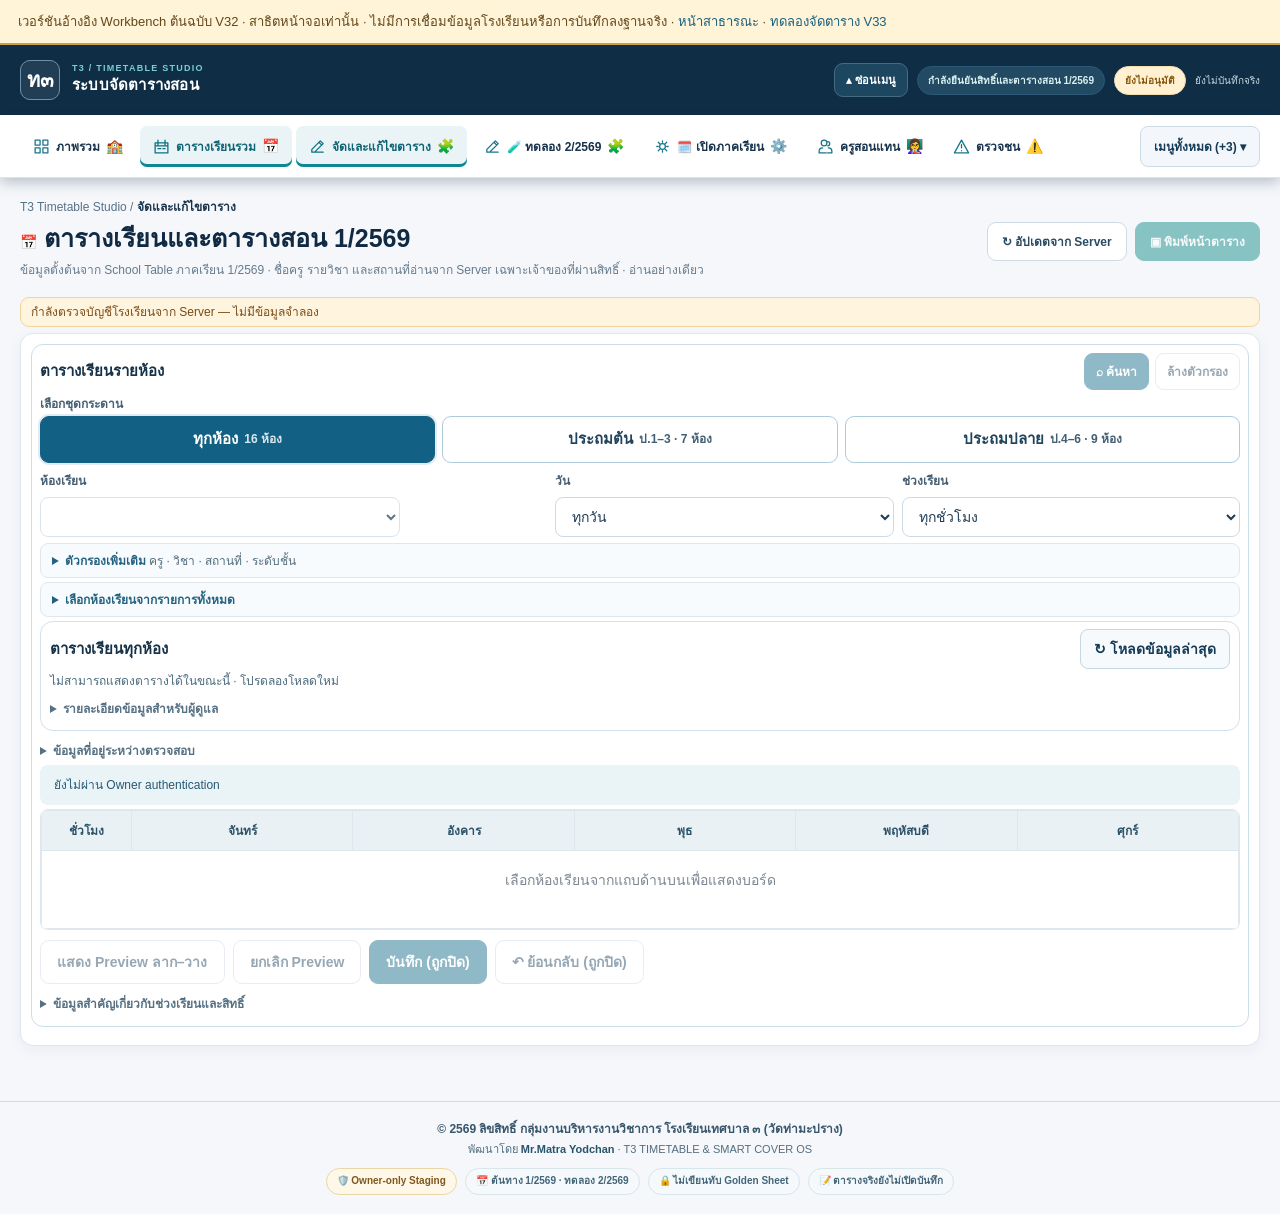
<file: owner-workbench-preview.html>
<!doctype html>
<html lang="th">
<head><meta http-equiv="Content-Security-Policy" content="default-src &#39;self&#39; data:; img-src &#39;self&#39; data:; font-src &#39;self&#39; https://fonts.gstatic.com data:; style-src &#39;self&#39; &#39;unsafe-inline&#39; https://fonts.googleapis.com; script-src &#39;self&#39; &#39;unsafe-inline&#39;; connect-src &#39;none&#39;; form-action &#39;none&#39;">
  <base target="_top">
  <meta charset="utf-8">
  <meta name="viewport" content="width=device-width, initial-scale=1">
  <meta name="color-scheme" content="light">
  <title>T3 Timetable OS | Owner Staging</title>
  <link rel="preconnect" href="https://fonts.googleapis.com"><link rel="preconnect" href="https://fonts.gstatic.com" crossorigin><link href="https://fonts.googleapis.com/css2?family=Sarabun:wght@400;500;600;700&display=swap" rel="stylesheet"><style>
    :root {font-family:"Sarabun","Noto Sans Thai",Tahoma,system-ui,sans-serif;color:#172b43;background:#f3f6fb;--navy:#102943;--blue:#16698a;--teal:#167b73;--line:#dfe7ee;--muted:#64768a;--shadow:0 4px 16px rgba(20,46,72,.05)}
    *,*:before,*:after{box-sizing:border-box}
    body{margin:0;min-height:100vh;font-size:14px}
    button,select,input{font:inherit}
    button{cursor:pointer}
    button:focus-visible,select:focus-visible,input:focus-visible,a:focus-visible{outline:3px solid #4db8d3;outline-offset:2px}
    a{color:inherit;text-decoration:none}
    .layout{display:grid;grid-template-columns:244px minmax(0,1fr);min-height:100vh}
    .sidebar{background:var(--navy);color:#d8e8ef;padding:24px 13px;display:flex;flex-direction:column;gap:26px}
    .brand{display:flex;align-items:center;gap:12px;padding:0 10px}
    .brandmark{width:42px;height:42px;background:linear-gradient(145deg,#168e9b,#155d8a);color:white;border:1px solid #4da9b7;border-radius:13px;display:grid;place-items:center;font-weight:800;font-size:18px}
    .brand strong{display:block;color:white;font-size:16px;letter-spacing:.3px}.brand small{font-size:11px;color:#a7c1d2}
    .sectionlabel{font-size:10px;color:#89aabc;letter-spacing:1.3px;text-transform:uppercase;font-weight:700;padding:0 15px;margin:0 0 8px}
    .nav{display:flex;flex-direction:column;gap:4px}
    .nav button{display:flex;align-items:center;gap:12px;width:100%;text-align:left;padding:11px 14px;border:0;border-radius:9px;color:#cbdde8;background:transparent;font-weight:550}
    .nav button:hover{background:#213e58;color:white}.nav button.active{background:#215b70;color:#fff;box-shadow:inset 3px 0 #43c8bc}
    .nav .ico{width:19px;text-align:center;font-size:16px;opacity:.96}
    .sidefoot{margin-top:auto;padding:15px 12px 0;border-top:1px solid #345067;color:#9ab8c9;font-size:11px;line-height:1.7}
    .main{min-width:0}
    .topbar{height:70px;background:white;border-bottom:1px solid var(--line);display:flex;align-items:center;justify-content:space-between;gap:15px;padding:0 30px}
    .breadcrumbs{color:#577186;font-size:12px}.breadcrumbs strong{color:#18334b}
    .top-right{display:flex;align-items:center;gap:10px;flex-wrap:wrap}
    .pill{display:inline-flex;align-items:center;gap:6px;border-radius:99px;padding:7px 12px;font-size:11px;font-weight:750;white-space:nowrap;background:#f3f6f8;color:#597386;border:1px solid #e2e9ee}
    .pill.staging{background:#fff4dd;color:#92601c;border-color:#f5dfb1}.pill.ok{background:#e8f6f2;color:#176d5c;border-color:#bfe7da}.pill.bad{background:#fff0eb;color:#963c29;border-color:#f3c3b7}
    .dot{width:7px;height:7px;border-radius:50%;background:currentColor}
    .content{max-width:1440px;margin:auto;padding:30px}
    .headline{display:flex;align-items:flex-end;justify-content:space-between;gap:16px;margin-bottom:24px}
    .eyebrow{font-size:11px;text-transform:uppercase;color:#1f7380;letter-spacing:1.2px;font-weight:800;margin:0 0 8px}
    h1{margin:0;font-size:27px;line-height:1.35;font-weight:800;color:#112a44}
    h2{font-size:17px;margin:0 0 6px;color:#17334a}h3{font-size:14px;margin:0 0 8px;color:#17334a}
    .subtitle{color:var(--muted);margin:6px 0 0;line-height:1.65}
    .btn{border-radius:9px;border:1px solid #cddae4;padding:10px 16px;background:white;color:#234661;font-weight:650;display:inline-flex;align-items:center;justify-content:center;gap:8px}
    .btn:hover:not(:disabled){background:#eef6f9;border-color:#9abfcf}.btn.primary{background:#166b8b;color:white;border-color:#166b8b}.btn.primary:hover:not(:disabled){background:#0b5877}
    .btn:disabled{opacity:.47;cursor:not-allowed}.btn.slim{padding:8px 11px;font-size:12px}.actions{display:flex;gap:8px;align-items:center;flex-wrap:wrap}
    .notice{display:flex;gap:12px;background:#fffaf0;border:1px solid #efddaa;border-left:4px solid #ce9a31;padding:13px 17px;border-radius:10px;line-height:1.65;color:#684c20;margin-bottom:22px}
    .notice b{font-weight:800}.notice .noticeicon{font-size:18px}
    .stats{display:grid;grid-template-columns:repeat(4,minmax(0,1fr));gap:16px;margin-bottom:22px}
    .stat{background:white;border:1px solid var(--line);box-shadow:var(--shadow);border-radius:13px;padding:20px 20px 18px;position:relative}
    .stat .label{font-size:12px;color:#6a7b8d;font-weight:600}.stat .number{font-size:30px;line-height:1.5;font-weight:800;color:#173751;margin-top:5px;font-variant-numeric:tabular-nums}
    .stat .foot{font-size:11px;color:#73869a}.stat .mark{position:absolute;right:17px;top:15px;display:grid;place-items:center;width:32px;height:32px;border-radius:10px;color:#2b8290;background:#ecf7f7;font-size:17px}
    .panel{background:white;border:1px solid var(--line);border-radius:13px;box-shadow:var(--shadow);padding:22px;margin-bottom:20px}
    .panel-head{display:flex;align-items:center;justify-content:space-between;gap:14px;margin-bottom:18px;flex-wrap:wrap}
    .muted{color:var(--muted)}.small{font-size:12px}.note{font-size:12px;color:#61778a;line-height:1.65}
    .statusline{display:flex;gap:10px;align-items:center;flex-wrap:wrap;margin-bottom:12px}
    .big-help{padding:26px;text-align:center;border:1px dashed #c6d7e4;border-radius:11px;background:#fafcfd;line-height:1.9;color:#60778a}
    .grid2{display:grid;grid-template-columns:1.5fr 1fr;gap:18px}.two-cols{display:grid;grid-template-columns:repeat(2,minmax(0,1fr));gap:17px}
    .feature{display:flex;gap:12px;padding:13px;border-radius:10px;background:#f7f9fb;border:1px solid #e7eef2;margin-bottom:10px}
    .feature .f-icon{display:grid;place-items:center;background:#e9f3f5;border-radius:9px;width:34px;height:34px;flex:0 0 34px}
    .feature strong{display:block;margin-bottom:4px}.feature p{margin:0;font-size:12px;color:#697f91;line-height:1.65}
    .selectline{display:flex;align-items:flex-end;gap:12px;flex-wrap:wrap;margin-bottom:14px}
    .field{display:flex;flex-direction:column;gap:7px;min-width:185px}.field label{font-weight:700;font-size:12px;color:#465e72}.field select,.field input{background:white;border:1px solid #ccdae5;border-radius:8px;padding:10px 12px;min-height:41px;width:100%;max-width:360px;color:#1e3b53}
    .filter-note{font-size:12px;color:#8a6325;background:#fff8e9;border-radius:7px;padding:8px 10px}
    .table-wrap{width:100%;overflow-x:auto;border-radius:8px;border:1px solid #dfebf2}
    .timetable{width:100%;border-collapse:collapse;min-width:690px;table-layout:fixed;background:white}
    .timetable th{background:#eaf1f5;color:#2b5268;border:1px solid #dce7ee;padding:12px 7px;font-size:12px;text-align:center}
    .timetable td{height:89px;border:1px solid #e1e9ef;vertical-align:top;padding:6px}
    .timetable .period{width:96px;background:#f5f8fa;text-align:center;color:#566f83;font-weight:750;padding:15px 7px}
    .lesson{border-left:3px solid #1d809b;border-radius:6px;background:#eef6fa;padding:8px;margin:1px 0 6px;font-size:11px;line-height:1.5;overflow-wrap:anywhere}
    .lesson strong{display:block;color:#153a55;font-size:12px}.lesson .meta{color:#56758c}.lesson .co{color:#176e67}
    .legend{display:flex;gap:10px;align-items:center;flex-wrap:wrap;color:#647f91;font-size:11px;margin-top:10px}
    .list{list-style:none;margin:0;padding:0}.list li{padding:13px 0;border-bottom:1px solid #edf1f5;display:flex;gap:12px;justify-content:space-between}.list li:last-child{border-bottom:0}
    .labelchip{font-size:11px;padding:4px 8px;border-radius:7px;background:#edf4f7;color:#326c7c;white-space:nowrap}
    .keyval{display:grid;grid-template-columns:180px minmax(0,1fr);gap:8px 18px;font-size:13px}.keyval dt{color:#74879b}.keyval dd{margin:0;font-weight:650;overflow-wrap:anywhere}
    .hidden{display:none!important}.blocked{border:1px solid #e1e9ee;background:#f6f9fb;padding:18px;border-radius:9px;color:#496377;line-height:1.8}
    .feedback{padding:12px 16px;border-radius:9px;background:#eaf3f6;color:#265973;line-height:1.5;min-height:42px}.feedback.error{background:#fff0e8;color:#9b4837}
    .printarea{display:none}.signatures{display:flex;gap:25px;justify-content:space-around;margin-top:38px;text-align:center;font-size:11px}.signature{width:45%;border-top:1px dotted #394e5a;padding-top:8px}
    .footer{font-size:11px;color:#8a9eae;text-align:center;padding:10px 0 20px}
    #mobileNavToggle{display:none}
    .cross-fields{display:grid;grid-template-columns:repeat(auto-fit,minmax(180px,1fr));gap:12px;margin:13px 0 16px}
    .cross-fields .field{min-width:0}.cross-fields select{max-width:none}
    .cross-results-table{font-size:12px;min-width:840px;width:100%;border-collapse:collapse}
    .cross-results-table th,.cross-results-table td{padding:8px;border:1px solid #dbe4ed;text-align:left;vertical-align:top}
    .cross-results-table th{background:#edf4f8;color:#234a62}
    @media(max-width:1150px){.stats{grid-template-columns:repeat(2,minmax(0,1fr))}.grid2{grid-template-columns:1fr}.topbar{padding:0 18px}.content{padding:23px}}
    @media(max-width:760px){.layout{display:block}.sidebar{position:fixed;z-index:6;top:0;bottom:0;left:0;width:244px;transform:translateX(-100%);transition:transform .2s;box-shadow:9px 0 30px #0002}.sidebar.open{transform:translateX(0)}.topbar{height:auto;min-height:62px;padding:11px 16px}.content{padding:18px 13px}.headline{display:block}h1{font-size:23px}.stats{gap:9px}.stat{padding:15px}.stat .number{font-size:25px}.two-cols{grid-template-columns:1fr}.panel{padding:16px}.keyval{grid-template-columns:1fr}.top-right{gap:5px}#mobileNavToggle{display:inline-flex}.btn{padding:8px 11px}.headline .actions{margin-top:12px}}
    @media(max-width:400px){.stats{grid-template-columns:1fr 1fr}.stat .mark{display:none}.topbar .pill.staging{display:none}}
    @media(prefers-reduced-motion:reduce){*,*:before,*:after{transition:none!important;animation:none!important}}
    @media print{body{background:white;color:black;font:12pt "Sarabun",sans-serif}.sidebar,.topbar,.headline .actions,.notice,.stats,.footer,.filter-note,.no-print,.btn,.field,.feedback{display:none!important}.layout{display:block}.content{max-width:none;padding:0}.panel{border:none;box-shadow:none;padding:0;margin:0}.timetable{min-width:0}.timetable td{height:72px}.printarea{display:block;font-size:12pt;margin-bottom:13px}.signatures{display:flex}.lesson{background:white;border:1px solid #aaa;border-left:3px solid #333;color:#111}.panel-head{margin:0 0 13px}@page{size:A4 landscape;margin:12mm}}

    /* V008-R3: only the existing synthetic QA Sheets editor gains DnD. */
    .qa-dnd-shell{margin:12px 0 19px;border:1px solid #cbdde8;border-radius:12px;padding:13px;background:#f9fcfe}
    .qa-dnd-help{font-size:12px;color:#455d70;line-height:1.6;margin:0 0 10px}
    .qa-dnd-list{display:flex;gap:8px;flex-wrap:wrap;margin:0 0 10px}
    .qa-dnd-card{border:1px solid #94b9c7;background:white;border-radius:8px;padding:8px 11px;cursor:grab;max-width:290px;text-align:left;touch-action:pan-y}
    .qa-dnd-card[aria-pressed="true"]{border-color:#0a667a;box-shadow:0 0 0 2px #88cdcf}
    .qa-dnd-board{overflow-x:auto}
    .qa-dnd-table{border-collapse:collapse;width:100%;min-width:680px}
    .qa-dnd-table th,.qa-dnd-table td{border:1px solid #d7e5ef;padding:5px;text-align:center;min-width:100px}
    .qa-dnd-table th{background:#e9f3f6}
    .qa-dnd-target{width:100%;min-height:45px;background:#f0f9f4;border:1px dashed #8fb8ac;border-radius:6px;color:#245d52}
    .qa-dnd-target[data-blocked="1"]{background:#f6f6f6;color:#7b8794;border-color:#d7dee3;cursor:not-allowed}
    .qa-dnd-target.qa-dnd-hover{outline:3px solid #2fa69b}
    .qa-dnd-target:focus-visible,.qa-dnd-card:focus-visible{outline:3px solid #125f89;outline-offset:2px}
    #qaDndStatus{margin:7px 0;font-size:12px;line-height:1.6}

    /* V013 ADDITIVE: FIREBASE visual & workflow shell parity.
       Replaces V011 left dark sidebar with white horizontal primary nav.
       Navy topbar with T3/TIMETABLE STUDIO brand, white menu chips,
       far-right เมนูทั้งหมด dropdown, light gray page backdrop. */
    :root{--t3-navy:#0f2e45;--t3-navy2:#173f59;--t3-teal:#0e8a86;--t3-teal2:#0a716f;--t3-bg:#f5f7fb;--t3-card:#fff;--t3-line:#dce4ec;--t3-text:#17324a;--t3-muted:#657b8d;--t3-soft:#edf3f7;--t3-warn:#a36612;--t3-danger:#b54535;--t3-ok:#167557}
    body.fb-shell{margin:0;font-family:"Sarabun",system-ui,-apple-system,"Segoe UI",sans-serif;background:var(--t3-bg);color:var(--t3-text);font-size:14px}
    .fb-topbar{height:66px;background:var(--t3-navy);color:#fff;display:flex;align-items:center;justify-content:space-between;padding:0 24px 0 22px;position:sticky;top:0;z-index:50;box-shadow:0 3px 15px #0b223344}
    .fb-brand{display:flex;align-items:center;gap:12px;color:#fff}
    .fb-brand .fb-mark{width:40px;height:40px;border:1px solid #6d94aa;border-radius:10px;display:grid;place-items:center;font-size:20px;font-weight:800;background:#ffffff14;color:#fff}
    .fb-brand .fb-title{font-size:15px;font-weight:700;letter-spacing:.2px;color:#fff}
    .fb-brand .fb-eyebrow{font-size:9px;letter-spacing:.14em;font-weight:800;color:#79cfd0;text-transform:uppercase}
    .fb-nav{display:flex;align-items:center;gap:4px;flex:1;margin:0 18px;overflow-x:auto}
    .fb-nav button{border:0;background:transparent;color:#cfe0e8;padding:9px 13px;border-radius:8px;font-size:12px;font-weight:700;cursor:pointer;white-space:nowrap;font-family:inherit}
    .fb-nav button:hover{background:#214e69;color:#fff}
    .fb-nav button.active{background:#214e69;color:#fff;box-shadow:inset 0 -3px 0 #43c8bc}
    .fb-nav button[aria-current="page"]{background:#214e69;color:#fff}
    .fb-top-right{display:flex;align-items:center;gap:8px;flex-wrap:nowrap}
    .fb-pill{font-size:10px;font-weight:800;border-radius:20px;padding:6px 10px;background:#224a63;color:#d9f0f1;border:1px solid #2a5876;white-space:nowrap}
    .fb-pill.ok{background:#dff7ed;color:#11664f;border-color:#bfe7da}
    .fb-pill.warn{background:#fff1d2;color:#87560a;border-color:#f5dfb1}
    .fb-pill.bad{background:#ffe6e0;color:#953624;border-color:#f3c3b7}
    .fb-save{font-size:10px;color:#c7d7e2}
    .fb-dropdown{position:relative}
    .fb-dropdown-btn{border:1px solid #45677c;background:var(--t3-navy2);color:#fff;border-radius:8px;padding:7px 11px;font-size:11px;font-weight:700;cursor:pointer;font-family:inherit}
    .fb-dropdown-btn:hover{background:#214e69}
    .fb-dropdown-menu{position:absolute;right:0;top:calc(100% + 8px);width:240px;background:#fff;color:#264559;border:1px solid #d7e2e9;border-radius:11px;padding:8px;box-shadow:0 16px 40px #061e2b33;z-index:80;display:none}
    .fb-dropdown.open .fb-dropdown-menu{display:block}
    .fb-dropdown-menu button{width:100%;border:0;background:#fff;text-align:left;padding:9px 10px;border-radius:7px;color:#345469;font-size:12px;cursor:pointer;font-family:inherit;display:flex;align-items:center;gap:9px}
    .fb-dropdown-menu button:hover{background:#f0f6f8}
    .fb-dropdown-menu .fb-ddsep{border-top:1px solid #e5ebef;margin:5px 0}
    .fb-dropdown-menu .fb-ddtotal{font-size:9px;font-weight:800;color:#8a9ba6;padding:4px 7px 7px;text-transform:uppercase;letter-spacing:.06em}
    .fb-main{padding:24px 28px 38px;max-width:1800px;margin:0 auto}
    .fb-page-head{display:flex;align-items:flex-start;justify-content:space-between;gap:14px;margin-bottom:17px;flex-wrap:wrap}
    .fb-page-head h1{font-size:23px;margin:0 0 5px;color:#112a44}
    .fb-page-head p{margin:0;color:var(--t3-muted);font-size:12px;line-height:1.6}
    .fb-actions{display:flex;gap:8px;flex-wrap:wrap}
    .fb-btn{border:1px solid #cedae4;background:#fff;color:#294b62;border-radius:9px;padding:9px 14px;font-size:12px;font-weight:700;cursor:pointer;font-family:inherit}
    .fb-btn:hover{background:#f1f6f9}
    .fb-btn.primary{background:var(--t3-teal);border-color:var(--t3-teal);color:#fff}
    .fb-btn.primary:hover{background:var(--t3-teal2)}
    .fb-btn[disabled]{opacity:.47;cursor:not-allowed}
    .fb-card{background:var(--t3-card);border:1px solid var(--t3-line);border-radius:13px;box-shadow:0 2px 10px #17365308;padding:22px;margin-bottom:18px}
    .fb-card-head{display:flex;align-items:center;justify-content:space-between;gap:14px;margin-bottom:14px;flex-wrap:wrap}
    .fb-card-head h2{font-size:17px;margin:0 0 4px;color:#17334a}
    .fb-card-head p{margin:0;color:var(--t3-muted);font-size:12px}
    .fb-status{padding:12px 16px;border-radius:9px;background:#eaf3f6;color:#265973;line-height:1.5;min-height:42px;margin-bottom:18px}
    .fb-status.error{background:#fff0e8;color:#9b4837}
    .fb-status.warn{background:#fff4dd;color:#7a4b16;border:1px solid #f3d49c}
    .fb-status.ok{background:#e8f6f2;color:#176d5c;border:1px solid #bfe7da}
    .fb-stats{display:grid;grid-template-columns:repeat(4,minmax(0,1fr));gap:14px;margin-bottom:18px}
    .fb-stat{background:#fff;border:1px solid var(--t3-line);border-radius:12px;padding:16px 18px;box-shadow:0 2px 9px #17365308;position:relative}
    .fb-stat .lbl{font-size:11px;color:#6a7b8d;font-weight:600}
    .fb-stat .num{font-size:28px;line-height:1.4;font-weight:800;color:#173751;margin-top:3px;font-variant-numeric:tabular-nums}
    .fb-stat .ft{font-size:10px;color:#73869a}
    .fb-grid2{display:grid;grid-template-columns:1.5fr 1fr;gap:16px}
    .fb-feature{display:flex;gap:12px;padding:13px;border-radius:10px;background:#f7f9fb;border:1px solid #e7eef2;margin-bottom:10px}
    .fb-feature .fb-ico{display:grid;place-items:center;background:#e9f3f5;border-radius:9px;width:34px;height:34px;flex:0 0 34px;font-size:18px}
    .fb-feature strong{display:block;margin-bottom:4px}
    .fb-feature p{margin:0;font-size:12px;color:#697f91;line-height:1.65}
    .fb-notice{display:flex;gap:12px;background:#fffaf0;border:1px solid #efddaa;border-left:4px solid #ce9a31;padding:13px 17px;border-radius:10px;line-height:1.65;color:#684c20;margin-bottom:18px}
    .fb-notice b{font-weight:800}
    .fb-hide{display:none!important}
    .fb-board-shell{border:1px solid #cbdde8;border-radius:12px;padding:14px;background:#f9fcfe;margin:12px 0}
    .fb-pending-unavail{background:#fff4dd;color:#7a4b16;border:1px solid #f3d49c;border-left:4px solid #ce9a31;border-radius:8px;padding:10px 13px;font-size:12px;line-height:1.65;margin:8px 0 12px}
    .fb-grid{display:grid;grid-template-columns:repeat(auto-fit,minmax(170px,1fr));gap:10px;margin:8px 0 12px}
    .fb-grid .field{min-width:0}
    .fb-grid select,.fb-grid input{max-width:none}
    .fb-classbar{display:flex;gap:6px;flex-wrap:wrap;margin:6px 0 12px}
    .fb-classbar button{padding:6px 9px;font-size:12px;border:1px solid #94b9c7;background:#fff;color:#234661;border-radius:7px;cursor:pointer;font-family:inherit}
    .fb-classbar button[aria-pressed="true"]{background:var(--t3-teal);color:#fff;border-color:var(--t3-teal)}
    .fb-board-wrap{overflow-x:auto;border:1px solid #dfe7ee;border-radius:8px;background:#fff}
    .fb-board{width:100%;border-collapse:collapse;min-width:920px;table-layout:fixed}
    .fb-board th{background:#eaf1f5;color:#2b5268;border:1px solid #dce7ee;padding:10px 6px;font-size:12px;text-align:center;position:sticky;top:0;z-index:1}
    .fb-board td{height:78px;border:1px solid #e1e9ef;vertical-align:top;padding:5px}
    .fb-board td.fb-drop{outline:3px dashed #4db8d3;background:#f0faff}
    .fb-board td.fb-locked{background:#f3f4f6;color:#6a7b8d;cursor:not-allowed}
    .fb-card-mini{border-left:3px solid #1d809b;background:#eef6fa;border-radius:5px;padding:6px 7px;margin:2px 0;font-size:11px;line-height:1.5;cursor:grab;overflow-wrap:anywhere}
    .fb-card-mini.fb-co{background:#eaf6f3;border-left-color:#167b73}
    .fb-card-mini strong{color:#153a55;font-size:11px;display:block}
    .fb-card-mini .fb-meta{color:#56758c;font-size:10px}
    .fb-period{width:90px;background:#f5f8fa;text-align:center;color:#566f83;font-weight:750;padding:14px 6px}
    .fb-breadcrumb{color:#577186;font-size:12px;margin-bottom:6px}
    .fb-breadcrumb strong{color:#18334b}
    .fb-save-badge{display:inline-flex;align-items:center;gap:6px;border-radius:99px;padding:6px 11px;font-size:11px;font-weight:750;background:#fff0eb;color:#963c29;border:1px solid #f3c3b7}
    .fb-save-badge.ok{background:#e8f6f2;color:#176d5c;border-color:#bfe7da}
    .fb-preview{border:1px solid #c8d8e4;border-radius:8px;background:#fbfdfe;padding:10px 12px;margin:10px 0;font-size:12px;line-height:1.6}
    .fb-preview ul{margin:4px 0 0 18px;padding:0}
    .fb-preview li{font-size:11px}
    .fb-table-wrap{width:100%;overflow-x:auto;border-radius:8px;border:1px solid #dfebf2}
    .fb-table{width:100%;border-collapse:collapse;min-width:690px;table-layout:fixed;background:#fff}
    .fb-table th{background:#eaf1f5;color:#2b5268;border:1px solid #dce7ee;padding:12px 7px;font-size:12px;text-align:center}
    .fb-table td{height:89px;border:1px solid #e1e9ef;vertical-align:top;padding:6px}
    .fb-table .fb-per{width:96px;background:#f5f8fa;text-align:center;color:#566f83;font-weight:750;padding:15px 7px}
    .fb-lesson{border-left:3px solid #1d809b;border-radius:6px;background:#eef6fa;padding:8px;margin:1px 0 6px;font-size:11px;line-height:1.5;overflow-wrap:anywhere}
    .fb-lesson strong{display:block;color:#153a55;font-size:12px}
    .fb-lesson .fb-meta{color:#56758c}
    .fb-lesson .fb-co{color:#176e67}
    .fb-list{list-style:none;margin:0;padding:0}
    .fb-list li{padding:13px 0;border-bottom:1px solid #edf1f5;display:flex;gap:12px;justify-content:space-between}
    .fb-list li:last-child{border-bottom:0}
    .fb-chip{font-size:11px;padding:4px 8px;border-radius:7px;background:#edf4f7;color:#326c7c;white-space:nowrap}
    .fb-keyval{display:grid;grid-template-columns:180px minmax(0,1fr);gap:8px 18px;font-size:13px}
    .fb-keyval dt{color:#74879b}
    .fb-keyval dd{margin:0;font-weight:650;overflow-wrap:anywhere}
    .fb-field{display:flex;flex-direction:column;gap:7px;min-width:185px}
    .fb-field label{font-weight:700;font-size:12px;color:#465e72}
    .fb-field select,.fb-field input{background:#fff;border:1px solid #ccdae5;border-radius:8px;padding:10px 12px;min-height:41px;width:100%;max-width:360px;color:#1e3b53;font-family:inherit;font-size:13px}
    .fb-row{display:flex;align-items:flex-end;gap:12px;flex-wrap:wrap;margin-bottom:14px}
    .fb-blocked{border:1px solid #e1e9ee;background:#f6f9fb;padding:18px;border-radius:9px;color:#496377;line-height:1.8}
    .fb-appfoot{margin-top:22px;padding:16px 4px 4px;border-top:1px solid #dce5eb;color:#61798a;font-size:11px;line-height:1.65;text-align:center}
    .fb-appfoot strong{color:#375669}
    .fb-mobile-toggle{display:none;background:transparent;border:0;color:#fff;font-size:22px;padding:6px 10px;cursor:pointer}
    @media(max-width:1100px){.fb-stats{grid-template-columns:repeat(2,1fr)}.fb-grid2{grid-template-columns:1fr}}
    @media(max-width:760px){.fb-topbar{padding:0 12px;height:auto;min-height:62px;flex-wrap:wrap}.fb-nav{order:3;width:100%;margin:6px 0 8px;border-top:1px solid #214e69;padding-top:6px}.fb-nav button{font-size:11px;padding:7px 9px}.fb-mobile-toggle{display:inline-flex}.fb-main{padding:18px 14px 30px}.fb-stats{grid-template-columns:1fr 1fr}.fb-grid{grid-template-columns:1fr 1fr}.fb-classbar button{font-size:11px;padding:5px 7px}.fb-board{min-width:720px}}

    /* V011 candidate: OWNER_TIMETABLE_BOARD trial view (additive, QA-only, read-only by design) */
    .ob-shell{border:1px solid #cbdde8;border-radius:12px;padding:14px;background:#f9fcfe;margin:12px 0}
    .ob-head{display:flex;align-items:center;justify-content:space-between;gap:10px;flex-wrap:wrap;margin-bottom:10px}
    .ob-head h3{margin:0}
    .ob-pending-unavail{background:#fff4dd;color:#7a4b16;border:1px solid #f3d49c;border-left:4px solid #ce9a31;border-radius:8px;padding:10px 13px;font-size:12px;line-height:1.65;margin:8px 0 12px}
    .ob-grid{display:grid;grid-template-columns:repeat(auto-fit,minmax(170px,1fr));gap:10px;margin:8px 0 12px}
    .ob-grid .field{min-width:0}
    .ob-grid select,.ob-grid input{max-width:none}
    .ob-classbar{display:flex;gap:6px;flex-wrap:wrap;margin:6px 0 12px}
    .ob-classbar button{padding:6px 9px;font-size:12px;border:1px solid #94b9c7;background:white;color:#234661;border-radius:7px;cursor:pointer}
    .ob-classbar button[aria-pressed="true"]{background:#166b8b;color:white;border-color:#166b8b}
    .ob-board-wrap{overflow-x:auto;border:1px solid #dfe7ee;border-radius:8px;background:white}
    .ob-board{width:100%;border-collapse:collapse;min-width:920px;table-layout:fixed}
    .ob-board th{background:#eaf1f5;color:#2b5268;border:1px solid #dce7ee;padding:10px 6px;font-size:12px;text-align:center;position:sticky;top:0;z-index:1}
    .ob-board td{height:78px;border:1px solid #e1e9ef;vertical-align:top;padding:5px}
    .ob-board td.ob-drop{outline:3px dashed #4db8d3;background:#f0faff}
    .ob-board td.ob-locked{background:#f3f4f6;color:#6a7b8d;cursor:not-allowed}
    .ob-card{border-left:3px solid #1d809b;background:#eef6fa;border-radius:5px;padding:6px 7px;margin:2px 0;font-size:11px;line-height:1.5;cursor:grab;overflow-wrap:anywhere}
    .ob-card:active{cursor:grabbing}
    .ob-card[aria-pressed="true"]{box-shadow:0 0 0 2px #88cdcf;border-color:#0a667a}
    .ob-card.ob-co{background:#eaf6f3;border-left-color:#167b73}
    .ob-card strong{color:#153a55;font-size:11px;display:block}
    .ob-card .ob-meta{color:#56758c;font-size:10px}
    .ob-card .ob-co{color:#176e67}
    .ob-period{width:90px;background:#f5f8fa;text-align:center;color:#566f83;font-weight:750;padding:14px 6px}
    .ob-actions{display:flex;gap:8px;align-items:center;flex-wrap:wrap;margin:10px 0}
    .ob-status{font-size:12px;color:#597386;line-height:1.6;margin:6px 0}
    .ob-feedback{padding:11px 14px;border-radius:8px;background:#eaf3f6;color:#265973;line-height:1.5;min-height:38px;margin:8px 0}
    .ob-feedback.error{background:#fff0e8;color:#9b4837}
    .ob-feedback.warn{background:#fff4dd;color:#7a4b16;border:1px solid #f3d49c}
    .ob-save-badge{display:inline-flex;align-items:center;gap:6px;border-radius:99px;padding:6px 11px;font-size:11px;font-weight:750;background:#fff0eb;color:#963c29;border:1px solid #f3c3b7}
    .ob-save-badge.ok{background:#e8f6f2;color:#176d5c;border-color:#bfe7da}
    .ob-preview{border:1px solid #c8d8e4;border-radius:8px;background:#fbfdfe;padding:10px 12px;margin:10px 0;font-size:12px;line-height:1.6}
    .ob-preview strong{color:#17334a}
    .ob-preview ul{margin:4px 0 0 18px;padding:0}
    .ob-preview li{font-size:11px}
    @media(max-width:760px){.ob-classbar button{font-size:11px;padding:5px 7px}.ob-board{min-width:720px}.ob-card{font-size:10px}}

/* R2 live Chrome parity: V011 .layout is GRID, so new Firebase shell MUST span full viewport. */
body.fb-shell .layout{display:block!important;width:100%;min-height:100vh;grid-template-columns:none!important}
body.fb-shell #fbShell{display:block;width:100%;min-width:0;min-height:100vh}
body.fb-shell .fb-topbar{display:grid;grid-template-columns:minmax(0,1fr) auto;grid-template-rows:70px auto;align-items:center;gap:0;height:auto;min-height:70px;padding:0 20px;background:#0f2e45}
body.fb-shell .fb-brand{grid-column:1;grid-row:1;min-width:0}
body.fb-shell .fb-top-right{grid-column:2;grid-row:1;display:flex;gap:9px;align-items:center;justify-content:flex-end;min-width:0}
body.fb-shell .fb-nav{grid-column:1/-1;grid-row:2;display:flex;align-items:center;flex:initial!important;gap:4px;white-space:nowrap;overflow-x:auto;width:calc(100% + 40px);margin:0 -20px;min-height:63px;padding:10px 20px;background:#fff;border-bottom:1px solid #dce4ec;box-shadow:0 2px 10px #203d560c}
body.fb-shell .fb-nav button[data-view]{background:transparent;border:0;color:#17324a;font-weight:700;padding:11px 13px;white-space:nowrap;border-radius:7px}
body.fb-shell .fb-nav button[data-view]:hover{background:#eef4f8;color:#0f2e45}
body.fb-shell .fb-nav button[data-view].active,body.fb-shell .fb-nav button[data-view][aria-current="page"]{background:#eaf3f6;color:#0e6474;box-shadow:inset 0 -3px 0 #0d8794}
body.fb-shell #fbDropdown{margin-left:auto;position:relative;flex:0 0 auto}
body.fb-shell #fbDropdownBtn{background:#f3f7fb;border:1px solid #ccdbe6;color:#153a55;padding:10px 13px}
body.fb-shell .fb-main{max-width:1480px;padding:19px 20px 35px;margin:0 auto}
body.fb-shell .fb-page-head h1{font-size:25px}
body.fb-shell .fb-appfoot{max-width:1480px;margin:0 auto;padding:15px 20px 18px}
@media(max-width:760px){
 body.fb-shell .fb-topbar{grid-template-columns:auto minmax(0,1fr);grid-template-rows:64px auto;padding:0 12px}
 body.fb-shell .fb-mobile-toggle{grid-column:1;grid-row:1;display:inline-flex}
 body.fb-shell .fb-brand{grid-column:2;grid-row:1}
 body.fb-shell .fb-top-right{grid-column:1/-1;grid-row:2;justify-content:flex-end;padding:5px 0 9px;flex-wrap:wrap}
 body.fb-shell .fb-nav{grid-column:1/-1;grid-row:3;margin:0 -12px;width:calc(100% + 24px);padding:8px 12px;min-height:53px;order:0;flex:initial!important;overflow-x:auto}
 body.fb-shell .fb-nav button[data-view]{font-size:11px;padding:8px 10px}
 body.fb-shell .fb-brand .fb-title{font-size:13px}
 body.fb-shell .fb-main{padding:15px 12px 26px}
 body.fb-shell .fb-nav #fbDropdown{margin-left:8px}
}


/* V018 component library: self-contained, zoom-safe, accessible icons & emoji. */
.t3-ui-svg{width:17px;height:17px;min-width:17px;flex:0 0 17px;display:inline-block;vertical-align:-3px;color:inherit}
.t3-ui-emoji{font-family:"Apple Color Emoji","Segoe UI Emoji","Noto Color Emoji",sans-serif;font-size:14px;line-height:1;display:inline-block;flex-shrink:0}
#fbNav button[data-view],#fbDropdown .fb-dropdown-menu button[data-view]{display:inline-flex;align-items:center;justify-content:flex-start;gap:6px}
#fbDropdown .fb-dropdown-menu button[data-view]{display:flex;white-space:normal;line-height:1.45}
#fbNav button[data-view] .t3-ui-svg{color:#17758a}
#fbNav button.active .t3-ui-svg{color:#0d7282}
#fbDropdown .fb-dropdown-menu button[data-view] .t3-ui-svg{color:#2a8791}
#fbDropdown .fb-dropdown-menu button[disabled] .t3-ui-svg{opacity:.45}
.t3-footer-copy{font-size:12px;font-weight:700;line-height:1.85;color:#38566b}
.t3-footer-credit{font-size:11px;line-height:1.75;color:#526e80}
.t3-footer-flags{display:flex;align-items:center;justify-content:center;flex-wrap:wrap;gap:8px;margin:9px 0 0}
.t3-footer-flag{display:inline-flex;align-items:center;gap:5px;border:1px solid #d8e5e9;border-radius:99px;padding:4px 10px;background:#f5f9fb;color:#436579;font-size:10px;font-weight:650}
.t3-footer-flag.staging{background:#fff7e7;color:#7d571e;border-color:#ead5a7}
#t3CopyrightFooter{width:100%;max-width:1480px;min-height:99px;margin:0 auto;padding:16px 20px 19px;border-top:1px solid #cbdfe5;background:transparent;line-height:1.65;text-align:center}
#t3CopyrightFooter strong{color:#28546b}
@media(max-width:1000px){#fbNav .t3-ui-emoji{display:none}}
@media(max-width:760px){#fbNav button[data-view] .t3-ui-svg{width:15px;height:15px;min-width:15px}
#t3CopyrightFooter{padding:16px 12px 18px}.t3-footer-copy{font-size:11px}
.t3-footer-flag{font-size:9px}}
@media print{#t3CopyrightFooter{padding:6mm 0 0;background:#fff;border:0;min-height:0}
#t3CopyrightFooter .t3-footer-flags{display:none}.t3-footer-copy{color:#333}}


/* V019 POPUP — portal escapes scroll-clipping, stays above nav and content. */
.t3-portaled-menu{display:none!important;position:fixed!important;z-index:999999!important;
overflow-x:hidden;overflow-y:auto;overscroll-behavior:contain;
width:342px;max-width:calc(100vw - 20px);max-height:calc(100vh - 80px);
border:1px solid #c6d5e0!important;border-radius:14px!important;
box-shadow:0 24px 70px #092d4c55!important;background:#fff!important;padding:11px!important}
.t3-portaled-menu.t3-is-open{display:block!important}
.t3-portaled-menu .fb-ddtotal{margin-top:5px}
.t3-portaled-menu button[data-view]{display:flex;gap:10px;align-items:center;width:100%;min-height:41px;
text-align:left;padding:9px 11px;border:0;border-radius:7px;color:#284b62;font-size:12px;
background:#fff;font-family:inherit;cursor:pointer}
.t3-portaled-menu button[data-view]:hover:not(:disabled),.t3-portaled-menu button[data-view]:focus-visible{background:#e9f4f7}
.t3-portaled-menu button[data-view]:disabled{color:#99aab7;cursor:not-allowed}
.t3-portaled-menu .t3-ui-svg{color:#167b88}
/* Term 2 sandbox is visibly differentiated from real approved timetables. */
.t2-shell{border:1px solid #bdd8e5;background:#fff;border-radius:14px;padding:18px}
.t2-banner{background:#effaf7;border:1px solid #b9e1d6;padding:14px 17px;border-radius:9px;margin:8px 0 15px;
color:#20574f;line-height:1.65}
.t2-controls{display:flex;gap:10px;flex-wrap:wrap;align-items:flex-end;margin:12px 0}
.t2-controls button{border:1px solid #cbdbe6;background:#fff;color:#254961;border-radius:9px;padding:10px 13px;
font-weight:700;font-family:inherit;font-size:12px;cursor:pointer}
.t2-controls button.primary{background:#137d83;border-color:#137d83;color:white}
.t2-controls button:disabled{opacity:.45;cursor:not-allowed}
.t2-controls label{display:flex;flex-direction:column;gap:5px;font-size:12px;font-weight:700;color:#38566a}
.t2-controls select{border:1px solid #c9dae4;border-radius:8px;padding:9px;min-width:185px;background:white}
.t2-message{margin:10px 0;padding:11px 14px;border-radius:9px;color:#266156;background:#e9f8f1;line-height:1.6}
.t2-message.bad{color:#923c31;background:#fff0e8}
.t2-table-wrap{width:100%;overflow-x:auto;border:1px solid #dce7ee;border-radius:9px}
.t2-table{border-collapse:collapse;min-width:900px;width:100%;table-layout:fixed}
.t2-table th{background:#ecf3f8;padding:12px 8px;color:#24465e;border:1px solid #d9e4eb}
.t2-table td{height:97px;vertical-align:top;padding:6px;border:1px solid #dde8ef;background:#fff;cursor:copy}
.t2-table td:hover,.t2-table td.t2-over{background:#effaf8;outline:2px dashed #65aaa3;outline-offset:-2px}
.t2-table th[scope=row]{width:83px;font-size:12px;white-space:nowrap}
.t2-lesson{width:100%;display:flex;flex-direction:column;text-align:left;gap:3px;border:1px solid #afcfda;
border-left:4px solid #2d8291;border-radius:7px;background:#eaf7fb;color:#214962;
padding:8px;cursor:grab;font-family:inherit;font-size:11px;white-space:normal;overflow-wrap:anywhere}
.t2-lesson strong{font-size:12px}.t2-lesson[aria-pressed=true]{border-color:#087e83;
box-shadow:0 0 0 2px #59b4b0;background:#d8f2ed}
.t2-lesson span{line-height:1.4}
.t2-empty{text-align:center;padding:30px 12px!important;color:#64788a!important}
.t2-footnote{font-size:11px;color:#6d7e8c;line-height:1.7;margin-top:11px}
@media(max-width:760px){.t2-shell{padding:12px}.t2-controls{align-items:stretch}
.t2-controls button{flex:1;min-height:41px}.t2-table{min-width:760px}}
@media print{.t3-portaled-menu,.t2-controls,.t2-banner,.t2-message{display:none!important}}


/* V020: no horizontal scrollbar, overflow items appear in the existing All Menu popup. */
body.fb-shell #fbNav{overflow:hidden!important;overflow-x:clip!important;overflow-y:clip!important;
scrollbar-width:none!important;flex-wrap:nowrap!important;justify-content:flex-start!important}
body.fb-shell #fbNav::-webkit-scrollbar{display:none!important;width:0!important;height:0!important}
body.fb-shell #fbNav>button[data-view]{flex:0 0 auto!important}
body.fb-shell #fbNav>button.t3-nav-excess{display:none!important}
body.fb-shell #fbNav #fbDropdown{display:flex!important;align-items:center!important;
margin-left:auto!important;flex:0 0 auto!important;position:relative}
body.fb-shell #fbNav #fbDropdownBtn{white-space:nowrap!important;min-width:max-content}
body.fb-shell .fb-topbar{position:sticky;top:0;z-index:110}
#t3NavToggle{border:1px solid #466a80;background:#1d4761;color:#fff;border-radius:9px;
font:700 11px "Sarabun",Tahoma,sans-serif;padding:7px 11px;white-space:nowrap;cursor:pointer}
#t3NavToggle:hover,#t3NavToggle:focus-visible{background:#285875;color:#fff;outline-offset:2px}
body.fb-shell .fb-topbar #fbNav{height:auto;min-height:63px;opacity:1;
transition:height .18s ease,opacity .18s ease,padding .18s ease,margin .18s ease;
will-change:height,opacity}
body.fb-shell .fb-topbar.t3-nav-collapsed #fbNav{
height:0!important;min-height:0!important;opacity:0!important;
padding-top:0!important;padding-bottom:0!important;
border-top:0!important;border-bottom:0!important;pointer-events:none!important;
}
@media(max-width:760px){
 body.fb-shell .fb-topbar #fbNav{min-height:53px}
 #t3NavToggle{font-size:10px;padding:6px 8px}
}
@media(prefers-reduced-motion:reduce){body.fb-shell .fb-topbar #fbNav{transition:none!important}}
@media print{#t3NavToggle{display:none!important}}


/* V023 self-contained scheduling term/rule studio. */
.t3-studio{padding:18px;border:1px solid #d1e0e8;border-radius:14px;background:#fff}
.t3-studio .t3-form-grid{display:grid;grid-template-columns:repeat(auto-fit,minmax(190px,1fr));gap:12px;margin:12px 0}
.t3-studio label{display:flex;flex-direction:column;gap:5px;font-size:12px;font-weight:700;color:#36536a}
.t3-studio input,.t3-studio select{min-height:38px;padding:7px 10px;border:1px solid #b8d0dc;border-radius:7px;min-width:0;background:#fff;color:#193e54}
.t3-studio button{padding:8px 12px;border:1px solid #99becd;background:#f1f7f9;color:#164863;border-radius:8px;cursor:pointer;font:700 12px "Sarabun",Tahoma,sans-serif;min-height:35px}
.t3-studio button:hover,.t3-studio button:focus-visible{background:#dcf0ee}
.t3-studio .t3-primary{background:#177f80;color:white;border-color:#177f80}
.t3-studio .t3-actionrow{display:flex;gap:9px;flex-wrap:wrap;margin:13px 0}
.t3-studio .t3-rule-row{display:flex;justify-content:space-between;gap:10px;align-items:center;padding:8px;border-bottom:1px solid #e3ebf0;line-height:1.6}
.t3-studio .t3-rule-row button{flex:0 0 auto}
.t3-studio .t3-note{font-size:12px;line-height:1.8;color:#567184;margin:10px 0}
.t3-studio .t3-status{border-radius:8px;padding:10px 12px;background:#ebf8f2;color:#205f4e;line-height:1.6}
.t3-studio .t3-status.bad{background:#fff1e9;color:#9e442c}
.t3-studio .t3-table-scroll{overflow-x:auto}
.t3-studio table{width:100%;min-width:600px;border-collapse:collapse}
.t3-studio table td,.t3-studio table th{padding:9px;border:1px solid #e0e9ef;text-align:left;font-size:12px}
.t3-studio table th{background:#eaf2f7}
.t3-studio #t3Readiness li{padding:8px;border-bottom:1px solid #e6edf2}
@media(max-width:700px){.t3-studio{padding:12px}.t3-studio .t3-actionrow button{flex:1}}


/* B2 STD-004: Sarabun in application controls and print */
html body,html body button,html body input,html body select,html body textarea{font-family:"Sarabun","TH Sarabun New",sans-serif!important}
@media print{html body,html body button,html body input,html body select,html body textarea,html body table{font-family:"Sarabun","TH Sarabun New",sans-serif!important}}
.air-datepicker-cell.-year-.-other-decade-,.air-datepicker-cell.-day-.-other-month-{color:var(--adp-color-other-month)}.air-datepicker-cell.-year-.-other-decade-:hover,.air-datepicker-cell.-day-.-other-month-:hover{color:var(--adp-color-other-month-hover)}.-disabled-.-focus-.air-datepicker-cell.-year-.-other-decade-,.-disabled-.-focus-.air-datepicker-cell.-day-.-other-month-{color:var(--adp-color-other-month)}.-selected-.air-datepicker-cell.-year-.-other-decade-,.-selected-.air-datepicker-cell.-day-.-other-month-{color:#fff;background:var(--adp-background-color-selected-other-month)}.-selected-.-focus-.air-datepicker-cell.-year-.-other-decade-,.-selected-.-focus-.air-datepicker-cell.-day-.-other-month-{background:var(--adp-background-color-selected-other-month-focused)}.-in-range-.air-datepicker-cell.-year-.-other-decade-,.-in-range-.air-datepicker-cell.-day-.-other-month-{background-color:var(--adp-background-color-in-range);color:var(--adp-color)}.-in-range-.-focus-.air-datepicker-cell.-year-.-other-decade-,.-in-range-.-focus-.air-datepicker-cell.-day-.-other-month-{background-color:var(--adp-background-color-in-range-focused)}.air-datepicker-cell.-year-.-other-decade-:empty,.air-datepicker-cell.-day-.-other-month-:empty{background:none;border:none}.air-datepicker-cell{border-radius:var(--adp-cell-border-radius);box-sizing:border-box;cursor:pointer;display:flex;position:relative;align-items:center;justify-content:center;z-index:1}.air-datepicker-cell.-focus-{background:var(--adp-cell-background-color-hover)}.air-datepicker-cell.-current-{color:var(--adp-color-current-date)}.air-datepicker-cell.-current-.-focus-{color:var(--adp-color)}.air-datepicker-cell.-current-.-in-range-{color:var(--adp-color-current-date)}.air-datepicker-cell.-disabled-{cursor:default;color:var(--adp-color-disabled)}.air-datepicker-cell.-disabled-.-focus-{color:var(--adp-color-disabled)}.air-datepicker-cell.-disabled-.-in-range-{color:var(--adp-color-disabled-in-range)}.air-datepicker-cell.-disabled-.-current-.-focus-{color:var(--adp-color-disabled)}.air-datepicker-cell.-in-range-{background:var(--adp-cell-background-color-in-range);border-radius:0}.air-datepicker-cell.-in-range-:hover,.air-datepicker-cell.-in-range-.-focus-{background:var(--adp-cell-background-color-in-range-hover)}.air-datepicker-cell.-range-from-{border:1px solid var(--adp-cell-border-color-in-range);background-color:var(--adp-cell-background-color-in-range);border-radius:var(--adp-cell-border-radius) 0 0 var(--adp-cell-border-radius)}.air-datepicker-cell.-range-to-{border:1px solid var(--adp-cell-border-color-in-range);background-color:var(--adp-cell-background-color-in-range);border-radius:0 var(--adp-cell-border-radius) var(--adp-cell-border-radius) 0}.air-datepicker-cell.-range-to-.-range-from-{border-radius:var(--adp-cell-border-radius)}.air-datepicker-cell.-selected-{color:#fff;border:none;background:var(--adp-cell-background-color-selected)}.air-datepicker-cell.-selected-.-current-{color:#fff;background:var(--adp-cell-background-color-selected)}.air-datepicker-cell.-selected-.-focus-{background:var(--adp-cell-background-color-selected-hover)}
.air-datepicker-body{transition:all var(--adp-transition-duration) var(--adp-transition-ease)}.air-datepicker-body.-hidden-{display:none}.air-datepicker-body--day-names{display:grid;grid-template-columns:repeat(7, var(--adp-day-cell-width));margin:8px 0 3px}.air-datepicker-body--day-name{color:var(--adp-day-name-color);display:flex;align-items:center;justify-content:center;flex:1;text-align:center;text-transform:uppercase;font-size:.8em}.air-datepicker-body--day-name.-clickable-{cursor:pointer}.air-datepicker-body--day-name.-clickable-:hover{color:var(--adp-day-name-color-hover)}.air-datepicker-body--cells{display:grid}.air-datepicker-body--cells.-days-{grid-template-columns:repeat(7, var(--adp-day-cell-width));grid-auto-rows:var(--adp-day-cell-height)}.air-datepicker-body--cells.-months-{grid-template-columns:repeat(3, 1fr);grid-auto-rows:var(--adp-month-cell-height)}.air-datepicker-body--cells.-years-{grid-template-columns:repeat(4, 1fr);grid-auto-rows:var(--adp-year-cell-height)}
.air-datepicker-nav{display:flex;justify-content:space-between;border-bottom:1px solid var(--adp-border-color-inner);min-height:var(--adp-nav-height);padding:var(--adp-padding);box-sizing:content-box}.-only-timepicker- .air-datepicker-nav{display:none}.air-datepicker-nav--title,.air-datepicker-nav--action{display:flex;cursor:pointer;align-items:center;justify-content:center}.air-datepicker-nav--action{width:var(--adp-nav-action-size);border-radius:var(--adp-border-radius);-webkit-user-select:none;-moz-user-select:none;user-select:none}.air-datepicker-nav--action:hover{background:var(--adp-background-color-hover)}.air-datepicker-nav--action:active{background:var(--adp-background-color-active)}.air-datepicker-nav--action.-disabled-{visibility:hidden}.air-datepicker-nav--action svg{width:32px;height:32px}.air-datepicker-nav--action path{fill:none;stroke:var(--adp-nav-arrow-color);stroke-width:2px}.air-datepicker-nav--title{border-radius:var(--adp-border-radius);padding:0 8px}.air-datepicker-nav--title i{font-style:normal;color:var(--adp-nav-color-secondary);margin-left:.3em}.air-datepicker-nav--title:hover{background:var(--adp-background-color-hover)}.air-datepicker-nav--title:active{background:var(--adp-background-color-active)}.air-datepicker-nav--title.-disabled-{cursor:default;background:none}
.air-datepicker-buttons{display:grid;grid-auto-columns:1fr;grid-auto-flow:column}.air-datepicker-button{display:inline-flex;color:var(--adp-btn-color);border-radius:var(--adp-btn-border-radius);cursor:pointer;height:var(--adp-btn-height);border:none;background:rgba(255,255,255,0)}.air-datepicker-button:hover{color:var(--adp-btn-color-hover);background:var(--adp-btn-background-color-hover)}.air-datepicker-button:focus{color:var(--adp-btn-color-hover);background:var(--adp-btn-background-color-hover);outline:none}.air-datepicker-button:active{background:var(--adp-btn-background-color-active)}.air-datepicker-button span{outline:none;display:flex;align-items:center;justify-content:center;width:100%;height:100%}
.air-datepicker-time{display:grid;grid-template-columns:max-content 1fr;grid-column-gap:12px;align-items:center;position:relative;padding:0 var(--adp-time-padding-inner)}.-only-timepicker- .air-datepicker-time{border-top:none}.air-datepicker-time--current{display:flex;align-items:center;flex:1;font-size:14px;text-align:center}.air-datepicker-time--current-colon{margin:0 2px 3px;line-height:1}.air-datepicker-time--current-hours,.air-datepicker-time--current-minutes{line-height:1;font-size:19px;font-family:"Century Gothic",CenturyGothic,AppleGothic,sans-serif;position:relative;z-index:1}.air-datepicker-time--current-hours:after,.air-datepicker-time--current-minutes:after{content:"";background:var(--adp-background-color-hover);border-radius:var(--adp-border-radius);position:absolute;left:-2px;top:-3px;right:-2px;bottom:-2px;z-index:-1;opacity:0}.air-datepicker-time--current-hours.-focus-:after,.air-datepicker-time--current-minutes.-focus-:after{opacity:1}.air-datepicker-time--current-ampm{text-transform:uppercase;align-self:flex-end;color:var(--adp-time-day-period-color);margin-left:6px;font-size:11px;margin-bottom:1px}.air-datepicker-time--row{display:flex;align-items:center;font-size:11px;height:17px;background:linear-gradient(to right, var(--adp-time-track-color), var(--adp-time-track-color)) left 50%/100% var(--adp-time-track-height) no-repeat}.air-datepicker-time--row:first-child{margin-bottom:4px}.air-datepicker-time--row input[type=range]{background:none;cursor:pointer;flex:1;height:100%;width:100%;padding:0;margin:0;-webkit-appearance:none}.air-datepicker-time--row input[type=range]::-webkit-slider-thumb{-webkit-appearance:none}.air-datepicker-time--row input[type=range]::-ms-tooltip{display:none}.air-datepicker-time--row input[type=range]:hover::-webkit-slider-thumb{border-color:var(--adp-time-track-color-hover)}.air-datepicker-time--row input[type=range]:hover::-moz-range-thumb{border-color:var(--adp-time-track-color-hover)}.air-datepicker-time--row input[type=range]:hover::-ms-thumb{border-color:var(--adp-time-track-color-hover)}.air-datepicker-time--row input[type=range]:focus{outline:none}.air-datepicker-time--row input[type=range]:focus::-webkit-slider-thumb{background:var(--adp-cell-background-color-selected);border-color:var(--adp-cell-background-color-selected)}.air-datepicker-time--row input[type=range]:focus::-moz-range-thumb{background:var(--adp-cell-background-color-selected);border-color:var(--adp-cell-background-color-selected)}.air-datepicker-time--row input[type=range]:focus::-ms-thumb{background:var(--adp-cell-background-color-selected);border-color:var(--adp-cell-background-color-selected)}.air-datepicker-time--row input[type=range]::-webkit-slider-thumb{box-sizing:border-box;height:12px;width:12px;border-radius:3px;border:1px solid var(--adp-time-track-color);background:#fff;cursor:pointer;-webkit-transition:background var(--adp-transition-duration);transition:background var(--adp-transition-duration)}.air-datepicker-time--row input[type=range]::-moz-range-thumb{box-sizing:border-box;height:12px;width:12px;border-radius:3px;border:1px solid var(--adp-time-track-color);background:#fff;cursor:pointer;-moz-transition:background var(--adp-transition-duration);transition:background var(--adp-transition-duration)}.air-datepicker-time--row input[type=range]::-ms-thumb{box-sizing:border-box;height:12px;width:12px;border-radius:3px;border:1px solid var(--adp-time-track-color);background:#fff;cursor:pointer;-ms-transition:background var(--adp-transition-duration);transition:background var(--adp-transition-duration)}.air-datepicker-time--row input[type=range]::-webkit-slider-thumb{margin-top:calc(var(--adp-time-thumb-size)/2*-1)}.air-datepicker-time--row input[type=range]::-webkit-slider-runnable-track{border:none;height:var(--adp-time-track-height);cursor:pointer;color:rgba(0,0,0,0);background:rgba(0,0,0,0)}.air-datepicker-time--row input[type=range]::-moz-range-track{border:none;height:var(--adp-time-track-height);cursor:pointer;color:rgba(0,0,0,0);background:rgba(0,0,0,0)}.air-datepicker-time--row input[type=range]::-ms-track{border:none;height:var(--adp-time-track-height);cursor:pointer;color:rgba(0,0,0,0);background:rgba(0,0,0,0)}.air-datepicker-time--row input[type=range]::-ms-fill-lower{background:rgba(0,0,0,0)}.air-datepicker-time--row input[type=range]::-ms-fill-upper{background:rgba(0,0,0,0)}
.air-datepicker{--adp-font-family: -apple-system, BlinkMacSystemFont, "Segoe UI", Roboto, Helvetica, Arial, sans-serif, "Apple Color Emoji", "Segoe UI Emoji", "Segoe UI Symbol";--adp-font-size: 14px;--adp-width: 246px;--adp-z-index: 100;--adp-padding: 4px;--adp-grid-areas: "nav" "body" "timepicker" "buttons";--adp-transition-duration: .3s;--adp-transition-ease: ease-out;--adp-transition-offset: 8px;--adp-background-color: #fff;--adp-background-color-hover: #f0f0f0;--adp-background-color-active: #eaeaea;--adp-background-color-in-range: rgba(92, 196, 239, .1);--adp-background-color-in-range-focused: rgba(92, 196, 239, .2);--adp-background-color-selected-other-month-focused: #8ad5f4;--adp-background-color-selected-other-month: #a2ddf6;--adp-color: #4a4a4a;--adp-color-secondary: #9c9c9c;--adp-accent-color: #4eb5e6;--adp-color-current-date: var(--adp-accent-color);--adp-color-other-month: #dedede;--adp-color-disabled: #aeaeae;--adp-color-disabled-in-range: #939393;--adp-color-other-month-hover: #c5c5c5;--adp-border-color: #dbdbdb;--adp-border-color-inner: #efefef;--adp-border-radius: 4px;--adp-border-color-inline: #d7d7d7;--adp-nav-height: 32px;--adp-nav-arrow-color: var(--adp-color-secondary);--adp-nav-action-size: 32px;--adp-nav-color-secondary: var(--adp-color-secondary);--adp-day-name-color: #ff9a19;--adp-day-name-color-hover: #8ad5f4;--adp-day-cell-width: 1fr;--adp-day-cell-height: 32px;--adp-month-cell-height: 42px;--adp-year-cell-height: 56px;--adp-pointer-size: 10px;--adp-poiner-border-radius: 2px;--adp-pointer-offset: 14px;--adp-cell-border-radius: 4px;--adp-cell-background-color-hover: var(--adp-background-color-hover);--adp-cell-background-color-selected: #5cc4ef;--adp-cell-background-color-selected-hover: #45bced;--adp-cell-background-color-in-range: rgba(92, 196, 239, 0.1);--adp-cell-background-color-in-range-hover: rgba(92, 196, 239, 0.2);--adp-cell-border-color-in-range: var(--adp-cell-background-color-selected);--adp-btn-height: 32px;--adp-btn-color: var(--adp-accent-color);--adp-btn-color-hover: var(--adp-color);--adp-btn-border-radius: var(--adp-border-radius);--adp-btn-background-color-hover: var(--adp-background-color-hover);--adp-btn-background-color-active: var(--adp-background-color-active);--adp-time-track-height: 1px;--adp-time-track-color: #dedede;--adp-time-track-color-hover: #b1b1b1;--adp-time-thumb-size: 12px;--adp-time-padding-inner: 10px;--adp-time-day-period-color: var(--adp-color-secondary);--adp-mobile-font-size: 16px;--adp-mobile-nav-height: 40px;--adp-mobile-width: 320px;--adp-mobile-day-cell-height: 38px;--adp-mobile-month-cell-height: 48px;--adp-mobile-year-cell-height: 64px}.air-datepicker-overlay{--adp-overlay-background-color: rgba(0, 0, 0, .3);--adp-overlay-transition-duration: .3s;--adp-overlay-transition-ease: ease-out;--adp-overlay-z-index: 99}
.air-datepicker{background:var(--adp-background-color);border:1px solid var(--adp-border-color);box-shadow:0 4px 12px rgba(0,0,0,.15);border-radius:var(--adp-border-radius);box-sizing:content-box;display:grid;grid-template-columns:1fr;grid-template-rows:repeat(4, max-content);grid-template-areas:var(--adp-grid-areas);font-family:var(--adp-font-family),sans-serif;font-size:var(--adp-font-size);color:var(--adp-color);width:var(--adp-width);position:absolute;transition:opacity var(--adp-transition-duration) var(--adp-transition-ease),transform var(--adp-transition-duration) var(--adp-transition-ease);z-index:var(--adp-z-index)}.air-datepicker:not(.-custom-position-){opacity:0}.air-datepicker.-from-top-{transform:translateY(calc(var(--adp-transition-offset) * -1))}.air-datepicker.-from-right-{transform:translateX(var(--adp-transition-offset))}.air-datepicker.-from-bottom-{transform:translateY(var(--adp-transition-offset))}.air-datepicker.-from-left-{transform:translateX(calc(var(--adp-transition-offset) * -1))}.air-datepicker.-active-:not(.-custom-position-){transform:translate(0, 0);opacity:1}.air-datepicker.-active-.-custom-position-{transition:none}.air-datepicker.-inline-{border-color:var(--adp-border-color-inline);box-shadow:none;position:static;left:auto;right:auto;opacity:1;transform:none}.air-datepicker.-inline- .air-datepicker--pointer{display:none}.air-datepicker.-is-mobile-{--adp-font-size: var(--adp-mobile-font-size);--adp-day-cell-height: var(--adp-mobile-day-cell-height);--adp-month-cell-height: var(--adp-mobile-month-cell-height);--adp-year-cell-height: var(--adp-mobile-year-cell-height);--adp-nav-height: var(--adp-mobile-nav-height);--adp-nav-action-size: var(--adp-mobile-nav-height);position:fixed;width:var(--adp-mobile-width);border:none}.air-datepicker.-is-mobile- *{-webkit-tap-highlight-color:rgba(0,0,0,0)}.air-datepicker.-is-mobile- .air-datepicker--pointer{display:none}.air-datepicker.-is-mobile-:not(.-custom-position-){transform:translate(-50%, calc(-50% + var(--adp-transition-offset)))}.air-datepicker.-is-mobile-.-active-:not(.-custom-position-){transform:translate(-50%, -50%)}.air-datepicker.-custom-position-{transition:none}.air-datepicker-global-container{position:absolute;left:0;top:0}.air-datepicker--pointer{--pointer-half-size: calc(var(--adp-pointer-size) / 2);position:absolute;width:var(--adp-pointer-size);height:var(--adp-pointer-size);z-index:-1}.air-datepicker--pointer:after{content:"";position:absolute;background:#fff;border-top:1px solid var(--adp-border-color-inline);border-right:1px solid var(--adp-border-color-inline);border-top-right-radius:var(--adp-poiner-border-radius);width:var(--adp-pointer-size);height:var(--adp-pointer-size);box-sizing:border-box}.-top-left- .air-datepicker--pointer,.-top-center- .air-datepicker--pointer,.-top-right- .air-datepicker--pointer,[data-popper-placement^=top] .air-datepicker--pointer{top:calc(100% - var(--pointer-half-size) + 1px)}.-top-left- .air-datepicker--pointer:after,.-top-center- .air-datepicker--pointer:after,.-top-right- .air-datepicker--pointer:after,[data-popper-placement^=top] .air-datepicker--pointer:after{transform:rotate(135deg)}.-right-top- .air-datepicker--pointer,.-right-center- .air-datepicker--pointer,.-right-bottom- .air-datepicker--pointer,[data-popper-placement^=right] .air-datepicker--pointer{right:calc(100% - var(--pointer-half-size) + 1px)}.-right-top- .air-datepicker--pointer:after,.-right-center- .air-datepicker--pointer:after,.-right-bottom- .air-datepicker--pointer:after,[data-popper-placement^=right] .air-datepicker--pointer:after{transform:rotate(225deg)}.-bottom-left- .air-datepicker--pointer,.-bottom-center- .air-datepicker--pointer,.-bottom-right- .air-datepicker--pointer,[data-popper-placement^=bottom] .air-datepicker--pointer{bottom:calc(100% - var(--pointer-half-size) + 1px)}.-bottom-left- .air-datepicker--pointer:after,.-bottom-center- .air-datepicker--pointer:after,.-bottom-right- .air-datepicker--pointer:after,[data-popper-placement^=bottom] .air-datepicker--pointer:after{transform:rotate(315deg)}.-left-top- .air-datepicker--pointer,.-left-center- .air-datepicker--pointer,.-left-bottom- .air-datepicker--pointer,[data-popper-placement^=left] .air-datepicker--pointer{left:calc(100% - var(--pointer-half-size) + 1px)}.-left-top- .air-datepicker--pointer:after,.-left-center- .air-datepicker--pointer:after,.-left-bottom- .air-datepicker--pointer:after,[data-popper-placement^=left] .air-datepicker--pointer:after{transform:rotate(45deg)}.-top-left- .air-datepicker--pointer,.-bottom-left- .air-datepicker--pointer{left:var(--adp-pointer-offset)}.-top-right- .air-datepicker--pointer,.-bottom-right- .air-datepicker--pointer{right:var(--adp-pointer-offset)}.-top-center- .air-datepicker--pointer,.-bottom-center- .air-datepicker--pointer{left:calc(50% - var(--adp-pointer-size)/2)}.-left-top- .air-datepicker--pointer,.-right-top- .air-datepicker--pointer{top:var(--adp-pointer-offset)}.-left-bottom- .air-datepicker--pointer,.-right-bottom- .air-datepicker--pointer{bottom:var(--adp-pointer-offset)}.-left-center- .air-datepicker--pointer,.-right-center- .air-datepicker--pointer{top:calc(50% - var(--adp-pointer-size)/2)}.air-datepicker--navigation{grid-area:nav}.air-datepicker--content{box-sizing:content-box;padding:var(--adp-padding);grid-area:body}.-only-timepicker- .air-datepicker--content{display:none}.air-datepicker--time{grid-area:timepicker}.air-datepicker--buttons{grid-area:buttons}.air-datepicker--buttons,.air-datepicker--time{padding:var(--adp-padding);border-top:1px solid var(--adp-border-color-inner)}.air-datepicker-overlay{position:fixed;background:var(--adp-overlay-background-color);left:0;top:0;width:0;height:0;opacity:0;transition:opacity var(--adp-overlay-transition-duration) var(--adp-overlay-transition-ease),left 0s,height 0s,width 0s;transition-delay:0s,var(--adp-overlay-transition-duration),var(--adp-overlay-transition-duration),var(--adp-overlay-transition-duration);z-index:var(--adp-overlay-z-index)}.air-datepicker-overlay.-active-{opacity:1;width:100%;height:100%;transition:opacity var(--adp-overlay-transition-duration) var(--adp-overlay-transition-ease),height 0s,width 0s}


.t3-allclass-real{margin:18px 0;padding:16px;border:1px solid #bdd6e2;border-radius:12px;background:#fff}
.t3-allclass-actions{display:flex;align-items:center;flex-wrap:wrap;gap:10px}
.t3-allclass-scroll{overflow-x:auto;max-height:78vh;overflow-y:auto;margin-top:9px}
.t3-class-master-grid{border-collapse:collapse;min-width:1050px;width:100%;font:14px/1.5 "Sarabun",sans-serif}
.t3-class-master-grid th,.t3-class-master-grid td{padding:6px;vertical-align:top;border:1px solid #d6e0e8}
.t3-class-master-grid thead th{position:sticky;top:0;background:#e4f0f7;z-index:2}
.t3-class-sticky{position:sticky;left:0;background:#eff7fc;min-width:76px}
.t3-class-small-lesson{padding:3px 5px;margin:2px 0;border-radius:3px;background:#f6f9fc;color:#193346}
@media print{.t3-allclass-actions{display:none}.t3-allclass-scroll{max-height:unset;overflow:visible}.t3-class-master-grid{font:10px "Sarabun",sans-serif}}


input.t3-air-iso{display:none!important}
input.t3-air-field{font:500 15px/1.5 "Sarabun",sans-serif;min-height:42px;width:100%;padding:7px 10px;border:1px solid #b1ccdc;border-radius:7px}
input.t3-air-field:focus-visible{outline:3px solid #337db4;outline-offset:2px}

/* T3TT R4 — B2 compact subject-color UX, mirrors Firebase V059 stable 32-color swatches. */
.fb-main,.fb-content,main{min-width:0}
.fb-notice{font-size:13px;line-height:1.5;padding:9px 13px;margin-bottom:12px}
.ob-pending-unavail{display:none!important}
.t3-admin-diagnostics{margin:8px 0;color:#567183;font-size:12px}
.t3-admin-diagnostics summary{cursor:pointer;font-weight:600}
.ob-card.t3-subject-colored{background:var(--sub-bg)!important;border-left:4px solid var(--sub-border)!important;color:var(--sub-text)!important}
.ob-card.t3-subject-colored strong{color:var(--sub-text)!important}
.t3-allclass-real{max-width:100%;margin:14px 0 18px;padding:14px;border:1px solid #d2e1eb;border-radius:13px;background:#fff}
.t3-allclass-heading{display:flex;align-items:center;justify-content:space-between;gap:12px;flex-wrap:wrap}
.t3-allclass-heading h3{margin:0;font-size:18px}
.t3-allclass-heading p{margin:4px 0 0;font-size:13px;color:#51697e}
.t3-allclass-refresh{border:1px solid #c3d7e4;background:#f6fafc;color:#153a56;padding:8px 13px;border-radius:8px;cursor:pointer;font:600 14px "Sarabun",sans-serif}
.t3-allclass-refresh:disabled{opacity:.45}
.t3-allclass-tabs{display:flex;flex-wrap:wrap;gap:5px;margin:12px 0}
.t3-allclass-tabs [role=tab]{border:1px solid #d0e0e9;background:#f5f9fc;color:#31536d;border-radius:8px;padding:7px 12px;font:600 14px "Sarabun",sans-serif;cursor:pointer}
.t3-allclass-tabs [aria-selected=true]{background:#116184;color:white;border-color:#116184}
.t3-allclass-count{color:#49687b;font-size:12px;margin:8px 0 11px}
.t3-allclass-boards{display:grid;gap:16px;min-width:0}
.t3-grade-panel{border:1px solid #e1e8ee;border-radius:9px;padding:10px;background:#fff;min-width:0}
.t3-grade-heading{display:flex;align-items:center;gap:9px;margin:0 0 9px}
.t3-grade-heading h4{font-size:16px;font-weight:800;margin:0}
.t3-room-count{font-size:12px;color:#52718c;border-radius:99px;padding:2px 9px;background:#eaf3f9}
.t3-grade-scroll{max-width:100%;overflow:auto;max-height:min(68vh,720px);border:1px solid #d9e5eb;border-radius:7px;overscroll-behavior:contain}
.t3-grade-matrix{border-collapse:separate;border-spacing:0;table-layout:fixed;min-width:830px;width:100%;font:13px/1.32 "Sarabun",sans-serif}
.t3-grade-matrix th,.t3-grade-matrix td{border-right:1px solid #e6edf1;border-bottom:1px solid #e6edf1;padding:5px;vertical-align:middle}
.t3-grade-matrix thead th{position:sticky;top:0;z-index:3;background:#173b56;color:#fff;text-align:center;font-weight:800;min-width:105px}
.t3-grade-matrix thead th:first-child{left:0;z-index:5;min-width:74px;width:74px}
.t3-grade-slot{position:sticky;left:0;background:#f3f8fb;color:#28506d;font-weight:700;width:74px;z-index:2}
.t3-matrix-day th{background:#dfeff7;color:#173b56;text-align:left;padding:8px 10px;font-size:13px}
.t3-grade-cell{min-width:100px;background:#fff;height:40px}
.t3-subject-chip{background:var(--sub-bg);color:var(--sub-text);border-left:3px solid var(--sub-border);border-radius:5px;padding:5px 6px;max-width:100%;min-height:32px}
.t3-subject-chip summary{cursor:pointer;font-weight:700;line-height:1.3;overflow-wrap:anywhere}
.t3-subject-chip summary::marker{font-size:9px}
.t3-chip-meta{font-size:11px;margin-top:4px;padding-top:4px;border-top:1px solid #cbdbe2;line-height:1.35}
.t3-chip-meta div+div{margin-top:3px}
.t3-empty-slot{color:#bdc9d1}
.t3-quiet-status{color:#587387;font-size:13px}
@media(max-width:800px){
  .t3-allclass-real{padding:10px;border-radius:9px}
  .t3-allclass-heading h3{font-size:16px}
  .t3-allclass-heading p{font-size:12px}
  .t3-allclass-tabs [role=tab]{flex:1;text-align:center;font-size:13px;padding:7px 6px}
  .t3-grade-matrix{min-width:850px}
}
@media print{
  .t3-allclass-tabs,.t3-allclass-refresh,.t3-admin-diagnostics{display:none!important}
  .t3-grade-scroll{max-height:unset;overflow:visible}
  .t3-grade-matrix{min-width:unset;font-size:9px}
  .t3-subject-chip,.ob-card.t3-subject-colored{-webkit-print-color-adjust:exact;print-color-adjust:exact}
}

/* R5 all-primary matrix: sixteen confirmed rooms in ONE contained horizontal board. */
.t3-grade-scroll{width:100%;max-width:100%;overflow-x:auto;overflow-y:auto;scrollbar-gutter:stable}
.t3-grade-matrix{width:max-content;min-width:100%;table-layout:fixed}
.t3-grade-class{min-width:124px}
.t3-allclass-boards{max-width:100%;overflow:visible}
@media(max-width:740px){.t3-grade-scroll{max-height:62vh}.t3-grade-class{min-width:120px}}

/* T3TT R6 — board-first compact UX. Keep every original control ID and server guard. */
#view-ownerboard .ob-shell{padding:10px;margin:8px 0 12px;background:#fff}
#view-ownerboard .ob-head{margin-bottom:6px}
#view-ownerboard .ob-head h3{font-size:15px;margin:0}
#view-ownerboard .ob-head .actions{gap:6px}
#view-ownerboard .t3-board-tabs-dock{margin:4px 0 8px}
#view-ownerboard .t3-board-tabs-caption{font-size:12px;font-weight:700;color:#436074;margin-bottom:5px}
#view-ownerboard .t3-allclass-tabs{display:grid;grid-template-columns:repeat(3,minmax(0,1fr));gap:7px;margin:0}
#view-ownerboard .t3-allclass-tabs [data-t3-group]{min-width:0;min-height:47px;padding:7px 11px;display:flex;align-items:center;justify-content:center;gap:6px;flex-wrap:wrap;text-align:center;font-size:15px;font-weight:800;line-height:1.25;border:1.5px solid #aecbda;border-radius:9px;background:#fff;color:#22445c}
#view-ownerboard .t3-allclass-tabs [data-t3-group] small{font-size:12px;font-weight:600;white-space:nowrap;opacity:.85}
#view-ownerboard .t3-allclass-tabs [data-t3-group][aria-selected="true"]{background:#126184;color:white;border-color:#126184;box-shadow:0 0 0 2px rgba(18,97,132,.12)}
#view-ownerboard .t3-allclass-tabs [data-t3-group]:focus-visible{outline:3px solid #efb854;outline-offset:2px}
#view-ownerboard .t3-quickbar{display:grid;grid-template-columns:minmax(150px,1.5fr) minmax(105px,1fr) minmax(105px,1fr);gap:8px;align-items:end;margin:4px 0 6px}
#view-ownerboard .t3-quickbar .field{min-width:0;margin:0}
#view-ownerboard .t3-quickbar label{font-size:12px}
#view-ownerboard .t3-quickbar select{width:100%;min-height:40px}
#view-ownerboard .t3-advanced-filters,#view-ownerboard .t3-room-picker{margin:4px 0;border:1px solid #dde7ed;background:#f7fbfd;border-radius:8px}
#view-ownerboard .t3-advanced-filters summary,#view-ownerboard .t3-room-picker summary{cursor:pointer;padding:7px 11px;font-size:12px;font-weight:700;color:#246280;list-style-position:inside}
#view-ownerboard .t3-advanced-filters summary span{font-weight:400;color:#526c7c}
#view-ownerboard .t3-advanced-filters .ob-grid{padding:5px 10px 10px;grid-template-columns:repeat(auto-fit,minmax(170px,1fr));gap:8px}
#view-ownerboard .t3-room-picker .ob-classbar{padding:8px;margin:0}
#view-ownerboard .t3-allclass-real{margin:6px 0 10px;padding:8px 10px}
#view-ownerboard .t3-allclass-heading{margin:0 0 3px;gap:6px}
#view-ownerboard .t3-allclass-heading h3{font-size:15px}
#view-ownerboard .t3-allclass-heading p{display:none}
#view-ownerboard .t3-allclass-count{font-size:12px;margin:4px 0 7px}
#view-ownerboard .t3-admin-diagnostics{margin:5px 0}
#view-ownerboard .t3-admin-diagnostics:not([open]) p{display:none}
#view-ownerboard .ob-feedback{font-size:12px;margin:4px 0}
@media(max-width:720px){
 #view-ownerboard .t3-allclass-tabs [data-t3-group]{font-size:13px;padding:8px 5px;min-height:50px}
 #view-ownerboard .t3-allclass-tabs [data-t3-group] small{display:block;font-size:10px;white-space:normal}
 #view-ownerboard .t3-quickbar{grid-template-columns:1fr 1fr}
 #view-ownerboard .t3-quickbar .field:first-child{grid-column:1/-1}
}

/* R6.1 board-first: remove duplicated owner board heading and redundant main notice only in owner view. */
#view-ownerboard>.panel>.panel-head{display:none}
#view-ownerboard>.panel{padding:8px 10px}
#view-ownerboard .ob-shell{margin:2px 0 10px;padding:8px}
#view-ownerboard .ob-head{margin:0 0 3px}
#view-ownerboard .t3-board-tabs-caption{margin-bottom:3px}
#view-ownerboard .t3-allclass-real{padding:7px 9px;margin-top:4px}
#view-ownerboard .t3-allclass-heading{margin-bottom:0}
#view-ownerboard .t3-allclass-count{margin:2px 0 4px}
body:has(#view-ownerboard:not(.hidden)) #fbNotice{display:none}
body:has(#view-ownerboard:not(.hidden)) #fbAlert{padding:5px 10px!important;margin:4px 0 6px!important;font-size:12px!important;min-height:0}
</style>
<meta name="robots" content="noindex,nofollow"><meta name="referrer" content="no-referrer"></head>
<body><div id="t3ttNativePublicSafety" role="status" style="position:sticky;top:0;z-index:20000;padding:11px 18px;background:#fff3d8;border-bottom:2px solid #cd9c45;font-family:Sarabun,Tahoma,sans-serif;color:#644719;font-size:13px">เวอร์ชันอ้างอิง Workbench ต้นฉบับ V32 · สาธิตหน้าจอเท่านั้น · ไม่มีการเชื่อมข้อมูลโรงเรียนหรือการบันทึกลงฐานจริง · <a href="./" style="color:#17617d">หน้าสาธารณะ</a> · <a href="./admin-uat.html" style="color:#17617d">ทดลองจัดตาราง V33</a></div>
<div class="layout">
<!-- V013 ADDITIVE: FIREBASE shell wrapper. Replaces V011 left sidebar with white horizontal primary nav.
     Navy topbar with T3/TIMETABLE STUDIO brand, menu chips, far-right เมนูทั้งหมด dropdown.
     Existing V011 view-* sections are rendered inside .fb-main. -->
<div id="fbShell" class="fb-hide" role="application" aria-label="T3 Timetable Studio Firebase shell">
  <header class="fb-topbar" role="banner">
    <button type="button" class="fb-mobile-toggle" id="fbMobileNavToggle" aria-controls="fbNav" aria-expanded="false" aria-label="เปิดเมนู">☰</button>
    <div class="fb-brand">
      <div class="fb-mark" aria-hidden="true">ท๓</div>
      <div>
        <div class="fb-eyebrow">T3 / TIMETABLE STUDIO</div>
        <div class="fb-title">ระบบจัดตารางสอน</div>
      </div>
    </div>
    <nav class="fb-nav" id="fbNav" aria-label="เมนูหลัก">
      <button type="button" data-view="overview" aria-label="ภาพรวมระบบ">ภาพรวม</button>
      <button type="button" data-view="ownerboard" id="fbNavOwnerBoard" aria-label="OWNER TIMETABLE BOARD trial">ตารางเรียนรวม</button>
      <button type="button" data-view="ownerboard" aria-label="จัดและแก้ไขตาราง">จัดและแก้ไขตาราง</button>
      <button type="button" data-view="trial2" id="fbNavTrial2" aria-label="ทดลองจัดตาราง ภาคเรียน 2/2569">🧪 ทดลอง 2/2569</button>
      <button type="button" data-view="settings" id="t3NavTermSetup">🗓️ เปิดภาคเรียน</button>
      <button type="button" data-view="cover" aria-label="ครูสอนแทน">ครูสอนแทน</button>
      <button type="button" data-view="conflicts" aria-label="ตรวจชน">ตรวจชน</button>
      <button type="button" data-view="cross" id="fbNavCrossFilter" aria-label="Cross Filter ตารางสอน 8 มิติ">🔎 Cross Filter</button>
      <button type="button" data-view="teacher" aria-label="ตารางสอนรายครู">ตารางครู</button>
      <button type="button" data-view="reports" aria-label="พิมพ์รายงาน">พิมพ์รายงาน</button>
    </nav>
    <div class="fb-top-right">
      <button type="button" id="t3NavToggle" aria-controls="fbNav" aria-expanded="true" aria-label="ซ่อนแถบเมนูหลัก">▴ ซ่อนเมนู</button>
      <span class="fb-pill" id="fbSourceBadge" aria-hidden="true">กำลังยืนยันข้อมูล 1/2569</span>
      <span class="fb-pill warn" id="fbConflictBadge" aria-hidden="true">ยังไม่อนุมัติ</span>
      <span class="fb-save" id="fbSaveState" aria-live="polite">ยังไม่บันทึกจริง</span>
      <div class="fb-dropdown" id="fbDropdown">
        <button type="button" class="fb-dropdown-btn" id="fbDropdownBtn" aria-haspopup="true" aria-expanded="false">เมนูทั้งหมด ▾</button>
        <div class="fb-dropdown-menu" role="menu" aria-label="เมนูทั้งหมด">
          <div class="fb-ddtotal">งานหลัก</div>
          <button type="button" data-view="overview" role="menuitem">▦ ภาพรวมระบบ</button>
          <button type="button" data-view="ownerboard" role="menuitem">▤ ตารางเรียนรวม</button>
          <button type="button" data-view="ownerboard" role="menuitem">🧩 จัดและแก้ไขตาราง</button>
          <button type="button" data-view="trial2" role="menuitem">🧪 ทดลองจัดตารางภาคเรียน 2/2569</button>
          <button type="button" data-view="cover" role="menuitem">📋 ครูสอนแทนและการลา</button>
          <button type="button" data-view="conflicts" role="menuitem">⚠️ ตรวจตารางชน</button>
          <button type="button" data-view="cross" role="menuitem">🔎 Cross Filter 8 มิติ</button>
          <button type="button" data-view="reports" role="menuitem">🖨️ พิมพ์และรายงาน</button>
          <div class="fb-ddsep"></div>
          <div class="fb-ddtotal">ครูและนักศึกษาฝึก</div>
          <button type="button" data-view="teacher" role="menuitem">👥 ครูผู้สอน</button>
          <button type="button" data-view="interns" role="menuitem" disabled aria-disabled="true" title="ยังไม่เปิดใช้งานบน Cloud">🎓 นักศึกษาฝึกประสบการณ์ (ยังไม่มี)</button>
          <button type="button" data-view="workload" role="menuitem">📚 รายวิชาและภาระสอน</button>
          <div class="fb-ddsep"></div>
          <div class="fb-ddtotal">ข้อมูลโรงเรียน</div>
          <button type="button" data-view="overview" role="menuitem">🏫 ภาพรวมโรงเรียน</button>
          <button type="button" data-view="class" role="menuitem">🏠 ชั้นเรียน</button>
          <button type="button" data-view="venue" role="menuitem">📍 ห้องเรียนและสถานที่</button>
          <div class="fb-ddsep"></div>
          <div class="fb-ddtotal">ตั้งค่าและตรวจสอบ</div>
          <button type="button" data-view="constraints" role="menuitem">🔐 ข้อกำหนดก่อนจัดตาราง</button>
          <button type="button" data-view="time" role="menuitem">⏰ กำหนดชั่วโมงและเวลาเรียน</button>
          <button type="button" data-view="settings" role="menuitem">🗓️ ปีการศึกษาและภาคเรียน</button>
          <button type="button" data-view="wizard" role="menuitem">✅ ตรวจความพร้อมก่อนจัดตาราง</button>
        </div>
      </div>
    </div>
  </header>
  <main class="fb-main" id="fbMain" role="main">
    <nav class="fb-breadcrumb" aria-label="breadcrumb">T3 Timetable Studio <span aria-hidden="true">/</span> <strong id="fbCrumb">ภาพรวม</strong></nav>
    <div class="fb-page-head">
      <div>
        <h1 id="fbPageTitle">ภาพรวมระบบตารางสอน</h1>
        <p id="fbPageSubtitle">ข้อมูลตั้งต้นจาก School Table ภาคเรียน 1/2569 · ชื่อครู รายวิชา และสถานที่อ่านจาก Server เฉพาะเจ้าของที่ผ่านสิทธิ์ · อ่านอย่างเดียว</p>
      </div>
      <div class="fb-actions">
        <button type="button" class="fb-btn" id="fbReloadBtn" aria-label="อัปเดตจาก Server">↻ อัปเดตจาก Server</button>
        <button type="button" class="fb-btn primary" id="fbPrintBtn" disabled aria-label="พิมพ์หน้าตาราง">▣ พิมพ์หน้าตาราง</button>
      </div>
    </div>
    <div class="fb-notice" id="fbNotice" role="note"><strong>ตารางเรียนภาคเรียนที่ 1/2569</strong> · ข้อมูลอยู่ระหว่างตรวจสอบ · ยังไม่เปิดให้แก้ไข</div>
    <div class="fb-status" id="fbAlert" role="status" aria-live="polite">กำลังตรวจสิทธิ์และอ่านข้อมูลจาก Server…</div>
    <div id="fbViews"></div>
  </main>
  <footer class="fb-appfoot" id="t3CopyrightFooter" role="contentinfo" aria-label="ลิขสิทธิ์และผู้พัฒนาระบบ">
  <div class="t3-footer-copy">© 2569 ลิขสิทธิ์ กลุ่มงานบริหารงานวิชาการ โรงเรียนเทศบาล ๓ (วัดท่ามะปราง)</div>
  <div class="t3-footer-credit">พัฒนาโดย <strong>Mr.Matra Yodchan</strong> · T3 TIMETABLE &amp; SMART COVER OS</div>
  <div class="t3-footer-flags" aria-label="สถานะระบบ">
    <span class="t3-footer-flag staging">🛡️ Owner-only Staging</span>
    <span class="t3-footer-flag">📅 ต้นทาง 1/2569 · ทดลอง 2/2569</span>
    <span class="t3-footer-flag">🔒 ไม่เขียนทับ Golden Sheet</span>
    <span class="t3-footer-flag">📝 ตารางจริงยังไม่เปิดบันทึก</span>
  </div>
</footer>
</div>
<!-- V011 original layout below. Hidden when fb-shell is active. -->
<div class="fb-v011-original">
<aside class="sidebar" id="sidebar" aria-label="เมนูหลัก">
  <div class="brand"><div class="brandmark">ท๓</div><div><strong>T3 TIMETABLE</strong><small>SMART COVER OS · OWNER</small></div></div>
  <div><p class="sectionlabel">งานบริหารวิชาการ</p>
   <nav class="nav" id="mainNav">
    <button class="active" data-view="overview" aria-current="page"><span class="ico">▦</span>ภาพรวมระบบ</button>
    <button data-view="class"><span class="ico">▤</span>ตารางเรียนรายห้อง</button>
    <button data-view="teacher"><span class="ico">♙</span>ตารางสอนรายครู</button>
    <button data-view="venue"><span class="ico">⌂</span>ตารางใช้สถานที่</button>
    <button data-view="courses"><span class="ico">▧</span>รายวิชาใน Snapshot</button>
    <button data-view="workload"><span class="ico">◴</span>ภาระงานสอน</button>
    <button data-view="cross"><span class="ico">⌕</span>Cross Filter ตารางสอน</button>
    <button data-view="conflicts"><span class="ico">◇</span>ตรวจข้อขัดแย้ง</button>
    <button data-view="ownerboard" id="navOwnerBoard" aria-label="OWNER TIMETABLE BOARD trial view"><span class="ico">▦</span>OWNER TIMETABLE BOARD (trial)</button>
    <button data-view="qa"><span class="ico">✎</span>ทดลองแก้ตาราง (QA Sheet)</button>
    <button data-view="cover"><span class="ico">⇄</span>สอนแทนและการลา</button>
    <button data-view="reports"><span class="ico">▣</span>รายงานและพิมพ์</button>
   </nav>
  </div>
  <div class="sidefoot">โรงเรียนเทศบาล ๓ (วัดท่ามะปราง)<br>ข้อมูลอ้างอิงสำหรับเจ้าของระบบเท่านั้น<br>ไม่มีการเผยแพร่ตารางสอนโดยอัตโนมัติ</div>
</aside>
<main class="main" id="main">
  <div class="topbar">
    <div class="actions"><button class="btn slim" id="mobileNavToggle" aria-expanded="false" aria-controls="sidebar">☰ เมนู</button><div class="breadcrumbs">T3 Timetable OS <span aria-hidden="true">/</span> <strong id="crumb">ภาพรวมระบบ</strong></div></div>
    <div class="top-right"><span class="pill staging"><span class="dot"></span>STAGING · ไม่ใช่ฉบับอนุมัติ</span><span class="pill" id="serverIdentity" role="status" aria-live="polite">รอผลตรวจ Server</span></div>
  </div>
  <div class="content">
    <div class="headline"><div><p class="eyebrow">ระบบตารางสอนและสอนแทนอัจฉริยะ</p><h1 id="pageTitle">ภาพรวมระบบตารางสอน</h1><p class="subtitle" id="pageSubtitle">ข้อมูลอ้างอิงจาก Snapshot เดิมของโรงเรียน · เปิดสำหรับเจ้าของระบบ</p></div><div class="actions"><button class="btn" id="reloadBtn">↻ อัปเดตจาก Server</button><button class="btn primary" id="printBtn" disabled>▣ พิมพ์หน้าตารางที่ตรวจทาน</button></div></div>
    <div class="notice" role="note"><span class="noticeicon">⚑</span><div><b>ตารางอ้างอิง · ยังไม่ประกาศใช้</b> ข้อมูลที่ปรากฏเป็น Snapshot อ้างอิงซึ่งยังต้องตรวจเวอร์ชัน วันเริ่มใช้ ช่วงเวลา และความถูกต้องกับ Golden Source ไม่มีการเขียนทับต้นฉบับ การอนุมัติสอนแทน หรือการเผยแพร่ Production</div></div>
    <div id="alert" class="feedback" aria-live="polite">กำลังตรวจสิทธิ์และอ่านข้อมูลจาก Server…</div>
    <section id="view-overview" class="view">
      <div class="stats" style="margin-top:19px">
        <div class="stat"><div class="label">ห้องเรียนใน Snapshot</div><div class="number" id="metricClasses">—</div><div class="foot">ตามข้อมูลอ้างอิงที่อ่านได้</div><div class="mark">▦</div></div>
        <div class="stat"><div class="label">รายการเรียนต่อสัปดาห์</div><div class="number" id="metricAssignments">—</div><div class="foot">หน่วยรายการ ไม่ใช่ชั่วโมง</div><div class="mark">▤</div></div>
        <div class="stat"><div class="label">รายการครูร่วมสอน</div><div class="number" id="metricCo">—</div><div class="foot">ยังไม่ใช่ทะเบียนบุคลากร</div><div class="mark">♙</div></div>
        <div class="stat"><div class="label">ผู้เกี่ยวข้องตามชื่อในตาราง</div><div class="number" id="metricTeachers">—</div><div class="foot">ชื่อไม่ใช่รหัส TeacherRef ที่ยืนยันแล้ว</div><div class="mark">◎</div></div>
      </div>
      <div class="grid2">
        <section class="panel"><div class="panel-head"><div><h2>การดำเนินงานหลัก</h2><div class="small muted">เลือกงานเพื่อตรวจข้อมูลที่มีจริง ไม่ใช้หน้าทดสอบเป็นหน้าหลัก</div></div></div>
          <div class="two-cols">
            <div class="feature"><div class="f-icon">▤</div><div><strong>ตารางเรียนรายห้อง</strong><p>เปิดตาราง 5 วันของแต่ละห้องจาก Snapshot เดิมแบบอ่านอย่างเดียว</p></div></div>
            <div class="feature"><div class="f-icon">♙</div><div><strong>ตารางสอนรายครู</strong><p>แสดงรายการสอนหลักและร่วมตามข้อมูลต้นทางของเจ้าของระบบ</p></div></div>
            <div class="feature"><div class="f-icon">◴</div><div><strong>สรุปภาระงาน</strong><p>นับรายการสอนโดยไม่สมมติว่า 1 คาบเท่ากับ 1 ชั่วโมง</p></div></div>
            <div class="feature"><div class="f-icon">◇</div><div><strong>ตรวจตารางชน</strong><p>แจ้งรายการที่อาจชนกันตามช่วงเรียน เพื่อรอผู้รับผิดชอบตรวจสอบ</p></div></div>
          </div>
        </section>
        <section class="panel"><h2>ความพร้อมของระบบ</h2><ul class="list"><li><span>แหล่งข้อมูลอ้างอิง</span><span class="labelchip">ยังไม่ Published</span></li><li><span>สิทธิ์เจ้าของระบบ</span><span id="identityDetail" class="labelchip">รอผล Server</span></li><li><span>ระยะเวลา 50/60 นาที</span><span class="labelchip">รอตรวจตามหลักฐาน</span></li><li><span>Smart Cover</span><span class="labelchip">รอ Workflow อนุมัติ</span></li><li><span>เผยแพร่ Production</span><span class="labelchip">ยังไม่อนุมัติ</span></li></ul></section>
      </div>
    </section>
    <section id="view-class" class="view hidden">
      <div class="panel"><div class="panel-head"><div><h2>ตารางเรียนรายห้อง</h2><p class="note">แสดงตาม Source Snapshot เดิม ยังไม่ได้ยืนยัน Effective Date และนโยบายคาบพิเศษ</p></div></div>
       <div class="selectline"><div class="field"><label for="classSelect">ห้องเรียน</label><select id="classSelect" disabled><option>รอข้อมูลจาก Server</option></select></div><button class="btn primary" id="loadClass" disabled>แสดงตารางเรียน</button></div>
       <p class="filter-note">การเลือกห้องเป็นการอ่านข้อมูล ไม่ใช่การอนุมัติหรือบันทึกตารางใหม่</p><div id="classBoard" class="board-output"><div class="big-help">เลือกห้องเรียนเพื่อดูข้อมูลจาก Snapshot ของเจ้าของระบบ</div></div>
      </div>
    </section>
    <section id="view-teacher" class="view hidden">
      <div class="panel"><div class="panel-head"><div><h2>ตารางสอนรายครู</h2><p class="note">แยกรายการที่เป็นครูหลักและครูร่วมไว้ในแต่ละช่วง โดยยังไม่ผูก PersonnelID</p></div></div>
       <div class="selectline"><div class="field"><label for="teacherSelect">ครูใน Snapshot</label><select id="teacherSelect" disabled><option>รอข้อมูลจาก Server</option></select></div><button class="btn primary" id="loadTeacher" disabled>แสดงตารางสอน</button></div>
       <div id="teacherBoard" class="board-output"><div class="big-help">เลือกครูเพื่อดูตารางสอนและการร่วมสอนจากข้อมูลเดิม</div></div>
      </div>
    </section>
    <section id="view-venue" class="view hidden"><div class="panel"><div class="panel-head"><div><h2>ตารางการใช้สถานที่</h2><p class="note">ตรวจการใช้งานตามรหัสสถานที่และช่วงเรียนจากต้นทาง ยังไม่ใช้ตัดสินความจุสถานที่</p></div></div><div class="selectline"><div class="field"><label for="venueSelect">เลือกสถานที่</label><select id="venueSelect" disabled><option>รอข้อมูลจาก Server</option></select></div><button class="btn primary" id="loadVenue" disabled>แสดงตารางสถานที่</button></div><div id="venueBoard" class="board-output"><div class="big-help">เลือกสถานที่เพื่อดูตารางใช้งานตาม Snapshot</div></div></div></section>
    <section id="view-courses" class="view hidden"><div class="panel"><div class="panel-head"><div><h2>รายการรายวิชาใน Snapshot</h2><p class="note">ชื่อรายวิชาเป็นป้ายกำกับจากตารางเดิม ยังไม่ได้เชื่อม Master CourseID ตามหลักสูตร</p></div><button class="btn primary" id="loadCourses" disabled>อ่านรายวิชาจาก Server</button></div><div id="courseResults" class="big-help">กดอ่านรายวิชาเพื่อตรวจรายการจาก Source</div></div></section>
    <section id="view-workload" class="view hidden"><div class="panel"><h2>ภาระงานสอนรายบุคคล</h2><p class="subtitle">ข้อมูลนับเป็นรายการสอนเท่านั้น ยังไม่ใช่ชั่วโมงที่ลงนามรับรอง</p>
      <div class="selectline" style="margin-top:20px"><div class="field"><label for="workloadTeacher">เลือกครู</label><select id="workloadTeacher" disabled><option>รอข้อมูลจาก Server</option></select></div><button class="btn primary" id="loadWorkload" disabled>ตรวจนับรายการสอน</button></div><div id="workloadResult" class="big-help">ยังไม่ได้เลือกครู</div></div></section>
    <section id="view-conflicts" class="view hidden"><div class="panel"><div class="panel-head"><div><h2>รายการที่อาจเกิดตารางชน</h2><p class="note">ตรวจครูหลัก ครูร่วม และห้องเดียวกันตามรหัสวัน/ช่วง โดยยังไม่ได้ยืนยันช่วงเวลาและความจุสถานที่</p></div><button class="btn primary" id="loadConflicts" disabled>วิเคราะห์ Snapshot</button></div><div id="conflictResults" class="big-help">กด "วิเคราะห์ Snapshot" เพื่อดูข้อขัดแย้งที่ต้องตรวจสอบ</div></div></section>

    <!-- V011 ADDITIVE TRIAL: OWNER_TIMETABLE_BOARD view. Renders 5x6 board from
         T3TT_ownerCrossFilter output for one of 16 classes at a time, supports
         8-dim cross filter, mouse/touch/keyboard drag preview, Save/Undo hard
         disabled until server authoritative Draft exists. QA-only badge visible. -->

    <!-- V019: experimental term 2 browser-only clone of authorized 1/2569 Golden-derived snapshot. -->

<section id="view-settings" class="view hidden" aria-label="เปิดปีการศึกษาและภาคเรียน">
<div class="t3-studio">
<h2>🗓️ เพิ่มปีการศึกษา / เปิดภาคเรียนใหม่</h2>
<p class="t3-note">กำหนดวันเปิด วันปิด วันเริ่มใช้ และวันหยุดได้อย่างยืดหยุ่น · เก็บ Revision ทุกครั้งที่เปลี่ยน · บันทึกเป็นไฟล์ตั้งค่าร่างที่เปิดกลับมาใช้ได้ (ยังไม่ใช่ Canonical Draft หรือ Published Schedule)</p>
<div class="t3-form-grid">
<label>ปีการศึกษา (พ.ศ.)<input id="t3Year" type="text" value="2569" inputmode="numeric" maxlength="4"></label>
<label>ภาคเรียน<select id="t3Term"><option value="1">ภาคเรียนที่ 1</option><option value="2" selected>ภาคเรียนที่ 2</option><option value="special">ภาคเรียนพิเศษ</option></select></label>
<label>วันเปิดเรียน<input id="t3Open" type="date"></label>
<label>วันปิดภาคเรียน<input id="t3Close" type="date"></label>
<label>วันเริ่มใช้ตาราง (ถ้ากำหนด)<input id="t3Effective" type="date"></label>
</div>
<div class="t3-actionrow"><button type="button" class="t3-primary" id="t3TermSave">💾 บันทึกข้อมูลภาคเรียนเป็นไฟล์ร่าง</button>
<button type="button" id="t3SetupOpen">📂 เปิดชุดตั้งค่าเดิม</button>
<button type="button" id="t3SetupSave">⬇️ ดาวน์โหลดชุดตั้งค่าทั้งหมด</button>
<input id="t3SetupFile" type="file" accept=".json,application/json" hidden></div>
<p id="t3SetupRevision" class="t3-note">Revision 1</p>
<p id="t3TermStatus" class="t3-status" role="status">กรุณาระบุวันเปิดและวันปิดภาคเรียน</p>
<h3>📅 วันหยุด / วันกิจกรรม / กำหนดการพิเศษ</h3>
<div class="t3-form-grid"><label>วันที่<input id="t3HolidayDate" type="date"></label>
<label>ชื่อวันหยุดหรือกิจกรรม<input id="t3HolidayLabel" maxlength="120" placeholder="เช่น วันกิจกรรมโรงเรียน"></label></div>
<button type="button" id="t3HolidayAdd">+ เพิ่มวันในปฏิทิน</button>
<div id="t3HolidayList" aria-live="polite"></div>
</div></section>
<section id="view-time" class="view hidden" aria-label="กำหนดชั่วโมงและเวลาสอน">
<div class="t3-studio"><h2>⏰ ชั่วโมงเรียนและเวลาเรียนจริง</h2>
<p class="t3-note">หน้าจอแสดง “ชั่วโมงที่ 1–6” แทน “ช่วงเรียน” แต่ระบบยังเก็บรหัสคาบ 1–6 ตามต้นฉบับ เวลาเริ่ม–สิ้นสุดและ duration_minutes ต้องกำหนดตามหลักฐานจริง ไม่สมมติว่า 1 ชั่วโมงที่ = 60 นาที หากบางห้องมีเวลาแตกต่างกันต้องขยาย Timeslot Profile รายระดับก่อนรับรอง</p>
<div class="t3-table-scroll"><table><thead><tr><th>ชั่วโมงที่</th><th>เวลาเริ่ม</th><th>เวลาสิ้นสุด</th><th>ระยะเวลาที่คำนวณ</th><th>สถานะ</th></tr></thead>
<tbody id="t3Times"></tbody></table></div>
<p class="t3-note">ปฐมวัยต้องใช้ Flexible Activity Windows แยกจากจำนวน 6 ชั่วโมงนี้ · ค่าที่ระบุเป็นฉบับร่างก่อนตรวจหลักฐานและอนุมัติ</p>
<div class="t3-actionrow"><button type="button" id="t3TimeToTerm" onclick="window.T3TT_FB_SHELL?.showView('settings')">เปิดการตั้งค่าภาคเรียน</button></div>
</div></section>
<section id="view-constraints" class="view hidden" aria-label="ข้อกำหนดก่อนจัดตาราง">
<div class="t3-studio"><h2>🔐 ข้อกำหนดวิชา/กิจกรรมก่อนจัดตาราง</h2>
<p class="t3-note">กำหนดแนะแนว ลูกเสือ ชุมนุม ภาษาอังกฤษ และกิจกรรมอื่นตามชั้น ห้อง วัน ชั่วโมงที่ต้องการ · ครอบคลุมทุกห้องได้ · Hard Lock / Preferred / Avoid · ไม่ถือว่าเป็นคำสั่งอนุมัติโดยอัตโนมัติ</p>
<div class="t3-form-grid">
<label>รายวิชา / กิจกรรม<input id="t3RuleSubject" type="text" list="t3RuleSubjectList" maxlength="160" placeholder="เช่น แนะแนว"><datalist id="t3RuleSubjectList"></datalist></label>
<label>ระดับชั้น / ห้อง<select id="t3RuleClass"><option value="ALL">ทุกห้องที่คัดลอกมา</option></select></label>
<label>วัน<select id="t3RuleDay"><option value="0">จันทร์</option><option value="1">อังคาร</option><option value="2">พุธ</option><option value="3">พฤหัสบดี</option><option value="4">ศุกร์</option></select></label>
<label>ชั่วโมงที่ (รหัสคาบ)<select id="t3RulePeriod"><option value="1">ชั่วโมงที่ 1</option><option value="2">ชั่วโมงที่ 2</option><option value="3">ชั่วโมงที่ 3</option><option value="4">ชั่วโมงที่ 4</option><option value="5">ชั่วโมงที่ 5</option><option value="6">ชั่วโมงที่ 6</option></select></label>
<label>ลำดับของวิชาที่จะย้าย<select id="t3RuleOccurrence"><option value="1">รายการที่ 1</option><option value="2">รายการที่ 2</option><option value="3">รายการที่ 3</option><option value="4">รายการที่ 4</option><option value="5">รายการที่ 5</option></select></label>
<label>ความเข้มงวด<select id="t3RuleStrength"><option value="HARD">บังคับ / ล็อกตายตัว</option><option value="PREFER">ควรจัดเวลาเดียวกัน</option><option value="AVOID">ควรหลีกเลี่ยงเวลานี้</option></select></label>
</div>
<div class="t3-actionrow"><button type="button" class="t3-primary" id="t3RuleAdd">+ เพิ่มข้อกำหนด</button>
<button type="button" id="t3RuleApply">🧩 ใช้กฎบังคับกับร่าง 2/2569</button>
<button type="button" id="t3ToReadiness">✅ เปิดหน้าตรวจความพร้อม</button></div>
<p class="t3-status" id="t3RuleStatus" role="status">เพิ่มข้อกำหนดก่อนคัดลอกหรือจัดตารางได้ · กฎที่ยังไม่จับคู่รายวิชาจะไม่สร้าง Assignment หรือครูขึ้นเอง</p>
<div id="t3RuleList" aria-live="polite"></div>
</div></section>
<section id="view-wizard" class="view hidden" aria-label="ตรวจความพร้อมก่อนจัดตาราง">
<div class="t3-studio"><h2>✅ ตรวจความพร้อมก่อนจัดตารางภาคเรียน 2/2569</h2>
<p class="t3-note">ตรวจภาคเรียน วันที่ ข้อมูลเวลาที่มีหลักฐาน จำนวนรายการที่คัดลอก ข้อกำหนดที่ขัดกัน และสถานะการบันทึกจริง แสดงรายการที่ยังไม่พร้อมอย่างชัดเจน ไม่กดอนุมัติหรือเผยแพร่แทนโรงเรียน</p>
<button type="button" class="t3-primary" id="t3ReadyCheck">🔎 ตรวจซ้ำ</button>
<ul id="t3Readiness"></ul><p class="t3-status" id="t3ReadyStatus" role="status"></p>
</div></section>

    <section id="view-trial2" class="view hidden" aria-label="ทดลองจัดตารางเรียนภาคเรียน 2/2569">
     <div class="t2-shell">
      <h2>🧪 ทดลองจัดตารางเรียน ภาคเรียนที่ 2/2569</h2>
      <p class="note">ใช้รายการสอนจริงจาก Owner Snapshot ภาคเรียน 1/2569 เป็น <strong>ต้นแบบเฉพาะการทดลอง</strong> และแยกสถานะเป็นภาคเรียน 2/2569</p>
      <div class="t2-banner" role="note"><b>ทดลองเท่านั้น · ยังไม่ใช่ตารางอนุมัติ</b>
       <div>สามารถเลือกห้อง ลากหรือคลิกเพื่อสลับคาบ และย้อนกลับได้โดยไม่แก้ไขตาราง 1/2569 หรือฐาน Golden Sheet</div>
       <div>การตรวจชนเบื้องต้นใช้วันและช่วงเรียน ไม่ถือว่า 1 คาบเท่ากับ 1 ชั่วโมง และไม่ใช้ตัดสินครูว่าง/การสอนแทน</div>
      </div>
      <div class="t2-controls">
       <button type="button" class="primary" id="t2Start">📋 คัดลอกตาราง 1/2569 → 2/2569</button>
       <label for="t2Room">ห้องเรียน
         <select id="t2Room" disabled><option value="">ยังไม่โหลดข้อมูล</option></select>
       </label>
       <button type="button" id="t2Undo" disabled>↶ ย้อนกลับ</button>
       <button type="button" id="t2Reset" disabled>🔄 คืนค่าต้นแบบ</button>
       <button type="button" id="t2Export" disabled>💾 บันทึกไฟล์ร่าง 2/2569 (JSON)</button>
       <button type="button" id="t2Import">📂 เปิดไฟล์ร่าง 2/2569</button>
       <input type="file" id="t2ImportFile" accept=".json,application/json" hidden aria-label="เลือกไฟล์ร่างภาคเรียน 2/2569">
      </div>
      <p class="t2-message" id="t2Message" role="status" aria-live="polite">ยังไม่มีข้อมูลชุดทดลอง กดคัดลอกตารางภาคเรียน 1/2569 หรือเปิดไฟล์ร่างที่เคยบันทึก</p>
      <p class="note">จำนวนครั้งที่ทดลองแก้: <strong id="t2Changes">0</strong> · <span id="t2Revision" aria-live="polite">Revision: ยังไม่เริ่ม</span> · <span id="t2SaveState">ยังไม่บันทึกไฟล์ร่าง</span> · ไม่เขียนฐานข้อมูลจริง</p>
      <div class="t2-table-wrap" tabindex="0" aria-label="บอร์ดทดลองภาคเรียน 2/2569">
       <table class="t2-table" id="t2Board"><thead><tr><th scope="col">ชั่วโมง</th><th scope="col">จันทร์</th><th scope="col">อังคาร</th><th scope="col">พุธ</th><th scope="col">พฤหัสบดี</th><th scope="col">ศุกร์</th></tr></thead>
        <tbody id="t2Grid"><tr><td colspan="6" class="t2-empty">ยังไม่มีชุดทดลอง</td></tr></tbody></table>
      </div>
      <p class="t2-footnote">🔒 Owner-only · ปุ่มบันทึกจะดาวน์โหลดไฟล์ร่าง JSON (มีข้อมูลตารางภายในโรงเรียน) ไปยังเครื่องที่ได้รับอนุญาต · ต้องเปิดไฟล์ร่างกลับเข้าระบบเมื่อใช้งานครั้งถัดไป · ยังไม่เขียน Canonical Draft และไม่ใช่ตารางอนุมัติ</p>
     </div>
    </section>

    <section id="view-ownerboard" class="view hidden" aria-label="OWNER TIMETABLE BOARD trial view">
      <div class="panel">
        <div class="panel-head">
          <div>
            <h2>ตารางเรียนรายห้อง</h2>
            <p class="note">เลือกดูทั้งโรงเรียนหรือเลือกห้องเรียนด้านล่าง · ตารางนี้ยังไม่เปิดให้แก้ไข</p>
          </div>
          <span class="pill ob-save-badge" id="obSaveBadge" role="status" aria-live="polite">ดูตารางได้ · ยังไม่เปิดแก้ไข</span>
        </div>



        <div class="ob-shell">
          <div class="ob-head">
            <h3>ตารางเรียนรายห้อง</h3>
            <div class="actions">
              <button class="btn primary slim" id="obApply" disabled>⌕ ค้นหา</button>
              <button class="btn slim" id="obClear" disabled>ล้างตัวกรอง</button>
            </div>
          </div>
          <div class="t3-board-tabs-dock" id="t3BoardTabsDock"><div class="t3-board-tabs-caption">เลือกชุดกระดาน</div><div class="t3-allclass-tabs" role="tablist" aria-label="เลือกระดับชั้น">
  <button type="button" role="tab" aria-selected="true" data-t3-group="all">ทุกห้อง <small>16 ห้อง</small></button>
  <button type="button" role="tab" aria-selected="false" data-t3-group="lower">ประถมต้น <small>ป.1–3 · 7 ห้อง</small></button>
  <button type="button" role="tab" aria-selected="false" data-t3-group="upper">ประถมปลาย <small>ป.4–6 · 9 ห้อง</small></button>
 </div></div><div class="t3-quickbar" aria-label="ค้นหาตารางแบบรวดเร็ว"><div class="field"><label for="obClass">ห้องเรียน</label><select id="obClass" disabled></select></div><div class="field"><label for="obDay">วัน</label><select id="obDay"><option value="">ทุกวัน</option><option value="0">จันทร์</option><option value="1">อังคาร</option><option value="2">พุธ</option><option value="3">พฤหัสบดี</option><option value="4">ศุกร์</option></select></div><div class="field"><label for="obPeriod">ช่วงเรียน</label><select id="obPeriod"><option value="">ทุกชั่วโมง</option><option value="1">1</option><option value="2">2</option><option value="3">3</option><option value="4">4</option><option value="5">5</option><option value="6">6</option></select></div></div><details class="t3-advanced-filters" id="t3AdvancedFilters"><summary>ตัวกรองเพิ่มเติม <span>ครู · วิชา · สถานที่ · ระดับชั้น</span></summary><div class="ob-grid"><div class="field"><label for="obGrade">ระดับชั้น</label><select id="obGrade" disabled></select></div><div class="field"><label for="obTeacher">ครูหลัก/ครูร่วม</label><select id="obTeacher" disabled></select></div><div class="field"><label for="obRole">บทบาทครู</label><select id="obRole"><option value="all">หลักหรือร่วม</option><option value="lead">ครูหลักเท่านั้น</option><option value="co">ครูร่วมเท่านั้น</option></select></div><div class="field"><label for="obSubject">วิชา</label><select id="obSubject" disabled></select></div><div class="field"><label for="obVenue">สถานที่</label><select id="obVenue" disabled></select></div></div></details>

          <details class="t3-room-picker" id="t3RoomPicker"><summary>เลือกห้องเรียนจากรายการทั้งหมด</summary><div class="ob-classbar" id="obClassBar" role="toolbar" aria-label="เลือกห้องเรียนที่จะแสดงบนบอร์ด"></div></details>
<section id="t3ttAllClassesRealT1" class="t3-allclass-real" aria-label="ตารางเรียนทุกห้อง">
 <div class="t3-allclass-heading">
  <div><h3>ตารางเรียนทุกห้อง</h3><p>เลือกดูระดับชั้นหรือดูทั้งโรงเรียน · สีช่วยแยกรายวิชา · แตะวิชาเพื่อดูครูและห้องเรียน</p></div>
  <button type="button" id="t3AllClassLoad" class="t3-allclass-refresh">↻ โหลดข้อมูลล่าสุด</button>
 </div>

 <p id="t3AllClassCount" class="t3-allclass-count" role="status" aria-live="polite">กำลังเตรียมตารางเรียน</p>
 <div id="t3AllClassContent" class="t3-allclass-boards"></div>
 <details class="t3-admin-diagnostics"><summary>รายละเอียดข้อมูลสำหรับผู้ดูแล</summary>
  <p>อ่านจากข้อมูลต้นฉบับ 1/2569 ตามสิทธิ์เจ้าของ · ยังไม่ใช่ตารางประกาศใช้ · การแก้ไขตารางจริงต้องผ่านการอนุมัติ</p></details>
 </section>
          <details class="t3-admin-diagnostics" id="obPendingNotice"><summary>ข้อมูลที่อยู่ระหว่างตรวจสอบ</summary><p>รายการยังไม่จัด 7 รายการจากข้อมูลทดลองในเครื่องเดิมยังไม่ยืนยันกับตารางกลาง จึงไม่นำมาคิดเป็นข้อมูลตารางประกาศใช้</p></details>
          <div class="ob-feedback" id="obStatus" role="status" aria-live="polite">กำลังโหลดข้อมูลตารางเรียน</div>

          <div class="ob-board-wrap" id="obBoardWrap" tabindex="0" aria-label="บอร์ดตาราง 5 วัน 6 ช่วง">
            <table class="ob-board" id="obBoard" aria-label="OWNER TIMETABLE BOARD 5x6"><thead><tr><th class="ob-period">ชั่วโมง</th><th>จันทร์</th><th>อังคาร</th><th>พุธ</th><th>พฤหัสบดี</th><th>ศุกร์</th></tr></thead><tbody id="obBoardBody"><tr><td colspan="6" style="padding:18px;text-align:center;color:#7b8794">ยังไม่ได้เลือกห้องเรียน</td></tr></tbody></table>
          </div>

          <div class="ob-actions">
            <button class="btn" id="obPreviewBtn" disabled>แสดง Preview ลาก–วาง</button>
            <button class="btn" id="obCancel" disabled>ยกเลิก Preview</button>
            <button class="btn primary" id="obSave" disabled aria-disabled="true" title="ถูกปิดจนกว่า Server จะยืนยัน canonical Draft">บันทึก (ถูกปิด)</button>
            <button class="btn" id="obUndo" disabled aria-disabled="true" title="ถูกปิดจนกว่า Server จะยืนยัน canonical Draft">↶ ย้อนกลับ (ถูกปิด)</button>
          </div>
          <div id="obPreview" class="ob-preview hidden" role="status" aria-live="polite"></div>
          <details class="t3-admin-diagnostics t3-timetable-help"><summary>ข้อมูลสำคัญเกี่ยวกับช่วงเรียนและสิทธิ์</summary><p class="ob-status">หมายเหตุ: 1 คาบ = 1 ช่องในช่วงเรียน ไม่ใช่ 1 ชั่วโมง · ครูที่ไม่ปรากฏในช่วงนี้ไม่ถือว่าว่าง · start/end/duration จาก Snapshot ไม่ผ่านการรับรอง · ไม่มีการคำนวณเวลาว่าง/ภาระงาน/การอนุมัติ</p></details>
        </div>
      </div>
    </section>

    <section id="view-cross" class="view hidden">
      <div class="panel">
        <div class="panel-head"><div><h2>Cross Filter · ตารางเรียนและตารางสอน</h2><p class="note">กรองร่วมกันได้ทุกมิติ โดย Server ตรวจสิทธิ์และกรองจาก Owner Snapshot ที่มีอยู่ ไม่ส่งข้อมูลออกนอกระบบ</p></div><span class="pill staging">OWNER SNAPSHOT · READ ONLY</span></div>
        <div class="cross-fields no-print">
          <div class="field"><label for="crossGrade">ระดับชั้น</label><select id="crossGrade" disabled></select></div>
          <div class="field"><label for="crossClass">ห้อง</label><select id="crossClass" disabled></select></div>
          <div class="field"><label for="crossTeacher">ครูหลัก/ครูร่วม</label><select id="crossTeacher" disabled></select></div>
          <div class="field"><label for="crossRole">บทบาทครู</label><select id="crossRole"><option value="all">ครูหลักหรือครูร่วม</option><option value="lead">ครูหลักเท่านั้น</option><option value="co">ครูร่วมเท่านั้น</option></select></div>
          <div class="field"><label for="crossSubject">วิชา</label><select id="crossSubject" disabled></select></div>
          <div class="field"><label for="crossVenue">สถานที่</label><select id="crossVenue" disabled></select></div>
          <div class="field"><label for="crossDay">วัน</label><select id="crossDay"><option value="">ทุกวัน</option><option value="0">จันทร์</option><option value="1">อังคาร</option><option value="2">พุธ</option><option value="3">พฤหัสบดี</option><option value="4">ศุกร์</option></select></div>
          <div class="field"><label for="crossPeriod">ชั่วโมงที่</label><select id="crossPeriod"><option value="">ทุกชั่วโมง</option><option value="1">1</option><option value="2">2</option><option value="3">3</option><option value="4">4</option><option value="5">5</option><option value="6">6</option></select></div>
        </div>
        <div class="actions no-print" style="margin-bottom:13px"><button class="btn primary" id="crossApply" disabled>⌕ ค้นหาตามเงื่อนไข</button><button class="btn" id="crossClear" disabled>ล้างตัวกรอง</button></div>
        <div class="feedback" id="crossStatus" role="status" aria-live="polite">รออ่าน Snapshot จาก Server</div>
        <div id="crossResults" class="board-output" style="margin-top:12px"><div class="big-help">เลือกเงื่อนไขเพื่อดูข้อมูลอ้างอิงแบบเชื่อมโยง</div></div>
        <p class="note">ไม่ถือว่าครูที่ไม่ปรากฏในช่วงนี้ว่างจริง เพราะยังไม่ได้รับรองเวลาเริ่ม–สิ้นสุด วันพิเศษ และภารกิจอื่น · ไม่มีการบันทึกหรืออนุมัติ</p>
      </div>
    </section>
    <section id="view-qa" class="view hidden" aria-label="พื้นที่ทดสอบแก้ไขตาราง Google Sheets">
      <div class="panel">
        <div class="panel-head"><div><h2>ทดลองแก้ตารางบน Google Sheets</h2><p class="note">เฉพาะข้อมูล QA-* จำลองของโรงเรียน · แก้ไขเวลา/วัน/ช่วงเรียนผ่าน Server พร้อมตรวจชนกัน · ห้ามนำไปใช้อนุมัติตารางสอนจริง</p></div><span class="pill">QA ONLY · ไม่ใช่ข้อมูลครูจริง</span></div>
        <div class="selectline no-print">
          <button class="btn primary" id="qaReadBtn" disabled>↻ อ่านจาก Google Sheets</button>
          <button class="btn" id="qaSaveBtn" disabled>บันทึก Draft QA</button>
          <button class="btn" id="qaUndoBtn" disabled>↶ ย้อนกลับครั้งล่าสุด</button>
          <button class="btn" id="qaResetBtn" disabled>คืนค่าก่อนแก้</button>
        </div>
        <p class="filter-note">การบันทึกเป็นการทดสอบกับ QA Sheet เดิมเท่านั้น Server ตรวจ Google owner, ExpectedRevision, SourceHash, ScheduleVersion, ครูหลัก/ครูร่วม/ห้อง/สถานที่ และระยะเวลาจริง หากตรวจไม่ผ่านจะไม่บันทึก</p>
        <div class="statusline"><span class="pill" id="qaRev" aria-live="polite">Revision: ยังไม่โหลด</span><span class="pill" id="qaDirty" aria-live="polite">ไม่มีการเปลี่ยนแปลง</span></div>

        <div class="qa-dnd-shell no-print" id="qaDndShell">
          <p class="qa-dnd-help"><strong>ลาก–วางตาราง QA</strong> เลือกรายการแล้วคลิกช่องปลายทาง หรือใช้เมาส์ลาก / แตะบนจอ / กด Space แล้ว Enter เฉพาะข้อมูลจำลองเท่านั้น · ช่องที่ไม่ทราบเวลาใช้งานไม่ได้ · Save Draft แยกต่างหาก</p>
          <div id="qaDndList" class="qa-dnd-list" role="group" aria-label="รายการเรียน QA ที่ลากได้"></div>
          <div id="qaDndBoard" class="qa-dnd-board"></div>
          <p id="qaDndStatus" role="status" aria-live="polite">กรุณาอ่านข้อมูล QA Sheet ก่อนจัดตาราง</p>
        </div>
        <div id="qaGrid" class="board-output"><div class="big-help">กด “อ่านจาก Google Sheets” เพื่อโหลดข้อมูล QA ที่ไม่ใช่บุคลากรจริง</div></div>
        <p id="qaNotice" class="note" role="status" aria-live="polite">บันทึกได้หลังอ่านข้อมูลจาก Server และแก้ไขรายการ QA เท่านั้น</p>
      </div>
    </section>
    <section id="view-cover" class="view hidden"><div class="panel"><h2>Smart Cover — การลาและสอนแทน</h2><div class="blocked"><strong>ยังไม่เปิดใช้การตัดสินใจด้านบุคลากร</strong><p>การเสนอครูสอนแทนต้องตรวจเวลาว่างจริง ครูหลักและครูร่วม คุณสมบัติ ภาระงาน หลักฐานการลา และผ่านการอนุมัติจากผู้มีอำนาจก่อนทุกครั้ง ระบบ Staging นี้ยังไม่มี Workflow ที่ผ่าน UAT จึงไม่แสดงครูแทนสมมติหรือสร้างคำอนุมัติเอง</p></div></div></section>
    <section id="view-reports" class="view hidden"><div class="panel"><h2>รายงานและการพิมพ์</h2><div class="feature"><div class="f-icon">▣</div><div><strong>พิมพ์เฉพาะตารางที่ตรวจทานอยู่</strong><p>กลับไปเปิดตารางรายห้องหรือรายครูแล้วกดพิมพ์ จะมีข้อความ “ฉบับ Staging ไม่รับรอง” และเว้นช่องลงนามสด 2 ตำแหน่ง</p></div></div><div class="blocked"><strong>รายงานที่รอการตรวจรับจริง</strong><p>รายงานครูทุกคนแบบ Batch PDF/ZIP, ตารางห้อง/สถานที่, ตารางรวมโรงเรียน และเอกสารลงนามทางราชการยังไม่เปิดใช้ จนกว่าจะเทียบ Golden PDF, ตรวจ Thai Sarabun A4 ทุกหน้า และผ่านการอนุมัติ</p></div></div></section>
    <section id="printArea" class="printarea"><h2>โรงเรียนเทศบาล ๓ (วัดท่ามะปราง)</h2><p>เอกสารแสดงผลจาก Snapshot เพื่อการตรวจสอบเท่านั้น — ไม่ใช่ตารางสอนฉบับอนุมัติ</p><p id="printRef"></p><div class="signatures"><div class="signature">รองผู้อำนวยการสถานศึกษา ฝ่ายวิชาการ<br>ลงนามสดหลังตรวจรับ</div><div class="signature">ผู้อำนวยการสถานศึกษา<br>ลงนามสดหลังตรวจรับ</div></div></section>
    <div class="footer">© 2569 ลิขสิทธิ์ กลุ่มงานบริหารงานวิชาการ โรงเรียนเทศบาล ๓ (วัดท่ามะปราง) · พัฒนาโดย Mr.Matra Yodchan · Owner-only Staging</div>
</div></div><!-- /fb-v011-original /layout -->
  </div>
</main></div>
<script id="obTrialModule">
/* V011 candidate: OWNER_TIMETABLE_BOARD trial view. Additive module.
   Renders 5x6 board per class from server-authoritative T3TT_ownerCrossFilter.
   Preview-only drag/drop. Save/Undo hard disabled. No names in JS literals. */
(function(){
 if (typeof window === 'undefined') return;
 const $ = id => document.getElementById(id);
 const ob = {
   authorized: false,
   options: null,
   rows: [],
   selectedClass: null,
   selectedCard: null,
   drag: null,
   pending: null,
   crossId: 0
 };
 const DAYS = ['จันทร์','อังคาร','พุธ','พฤหัสบดี','ศุกร์'];
 const PERIODS = [1,2,3,4,5,6];
 const MAX_CLASSES = 16;
 function setStatus(text, kind){
   const el = $('obStatus'); if (!el) return;
   el.textContent = text;
   el.classList.remove('error','warn');
   if (kind) el.classList.add(kind);
 }
 function setBadge(text, kind){
   const el = $('obSaveBadge'); if (!el) return;
   el.textContent = text;
   el.classList.remove('ok');
   if (kind === 'ok') el.classList.add('ok');
 }
 function gradeOf(name){
   const m = /^(อนุบาล|อ\.|ป\.|ประถมศึกษาปีที่)\s*(\d+)/.exec(String(name||''));
   return m ? ((m[1]==='อนุบาล'||m[1]==='อ.')?'อ.':'ป.')+m[2] : 'ไม่ระบุระดับ';
 }
 function fillSel(id, values){
   const el = $(id); if (!el) return;
   el.replaceChildren();
   const blank = document.createElement('option'); blank.value=''; blank.textContent='— เลือกรายการ —'; el.appendChild(blank);
   (values||[]).forEach(v=>{const o=document.createElement('option'); o.value=v; o.textContent=v; el.appendChild(o);});
   el.disabled = !(values && values.length);
 }
 function setSel(id, values, current){
   fillSel(id, values);
   if (current && (values||[]).indexOf(current) >= 0) $(id).value = current;
 }
 function classCascade(){
   const g = $('obGrade').value;
   setSel('obClass', (ob.options && ob.options.classes || []).filter(v=>!g||gradeOf(v)===g), $('obClass').value);
 }
 function renderClassBar(){
   const bar = $('obClassBar'); if (!bar) return;
   const classes = (ob.options && ob.options.classes || []).slice(0, MAX_CLASSES);
   bar.replaceChildren();
   classes.forEach(c=>{
     const b = document.createElement('button');
     b.type = 'button'; b.dataset.cls = c;
     b.textContent = c;
     b.setAttribute('aria-pressed', String(c === ob.selectedClass));
     b.addEventListener('click', () => selectClass(c));
     bar.appendChild(b);
   });
 }
 function selectClass(c){
   ob.selectedClass = c;
   $('obClass').value = c;
   renderClassBar();
   loadBoard();
 }
 function renderBoard(){
   const body = $('obBoardBody'); if (!body) return;
   body.replaceChildren();
   if (!ob.selectedClass){
     const tr = document.createElement('tr');
     tr.innerHTML = '<td colspan="6" style="padding:18px;text-align:center;color:#7b8794">เลือกห้องเรียนจากแถบด้านบนเพื่อแสดงบอร์ด</td>';
     body.appendChild(tr); return;
   }
   const rows = ob.rows.filter(r => r.classRef === ob.selectedClass);
   for (const p of PERIODS){
     const tr = document.createElement('tr');
     const th = document.createElement('th'); th.className='ob-period'; th.textContent='ชั่วโมงที่ '+p; tr.appendChild(th);
     for (let d=0; d<5; d++){
       const td = document.createElement('td');
       td.dataset.day = String(d);
       td.dataset.period = String(p);
       td.tabIndex = 0;
       const matches = rows.filter(r => r.weekday === d && r.period === p);
       for (const x of matches){
         td.appendChild(renderCard(x));
       }
       tr.appendChild(td);
     }
     body.appendChild(tr);
   }
 }
 function renderCard(x){
   const card = document.createElement('div');
   card.className = 'ob-card' + (x.co ? ' ob-co' : '');
    if (window.T3TT_ownerSubjectToneR4) {
      var tone=window.T3TT_ownerSubjectToneR4(x.subject||"");
      card.style.setProperty("--sub-bg",tone.bg);
      card.style.setProperty("--sub-border",tone.border);
      card.style.setProperty("--sub-text",tone.text);
      card.classList.add("t3-subject-colored");
    }
   card.draggable = true;
   card.dataset.aid = x.assignmentId || '';
   card.setAttribute('aria-label', 'คาบ ' + (x.assignmentId || '') + ' ' + (x.subject||''));
   card.tabIndex = 0;
   const s = document.createElement('strong'); s.textContent = x.subject || 'ไม่ระบุรายวิชา';
   card.appendChild(s);
   const m1 = document.createElement('div'); m1.className='ob-meta';
   m1.textContent = (x.classRef || '?') + ' · ' + (x.venue || 'ไม่ระบุสถานที่');
   card.appendChild(m1);
   const m2 = document.createElement('div'); m2.className='ob-meta';
   m2.textContent = 'ครูหลัก: ' + (x.lead || 'ไม่ระบบ');
   card.appendChild(m2);
   if (x.co){ const c = document.createElement('div'); c.className='ob-co'; c.textContent='ครูร่วม: '+x.co; card.appendChild(c); }
   card.addEventListener('dragstart', e => { ob.drag = card.dataset.aid; e.dataTransfer.setData('text/plain', card.dataset.aid); });
   card.addEventListener('keydown', e => {
     if (e.key === 'Enter' || e.key === ' '){
       e.preventDefault();
       ob.selectedCard = card.dataset.aid;
       setStatus('เลือกคาบ ' + card.dataset.aid + ' แล้ว — กด Enter ที่ช่องปลายทางเพื่อดู Preview');
       document.querySelectorAll('#obBoard .ob-card').forEach(c => c.setAttribute('aria-pressed','false'));
       card.setAttribute('aria-pressed','true');
     }
   });
   return card;
 }
 function attachBoardDnd(){
   const body = $('obBoardBody'); if (!body) return;
   body.querySelectorAll('td[data-day]').forEach(td=>{
     td.addEventListener('dragover', e => { e.preventDefault(); td.classList.add('ob-drop'); });
     td.addEventListener('dragleave', () => td.classList.remove('ob-drop'));
     td.addEventListener('drop', e => {
       e.preventDefault(); td.classList.remove('ob-drop');
       const aid = e.dataTransfer.getData('text/plain') || ob.drag;
       if (!aid) return;
       const target = { day: Number(td.dataset.day), period: Number(td.dataset.period), classRef: ob.selectedClass };
       showPreview(aid, target);
     });
     td.addEventListener('keydown', e => {
       if ((e.key === 'Enter' || e.key === ' ') && ob.selectedCard){
         e.preventDefault();
         const target = { day: Number(td.dataset.day), period: Number(td.dataset.period), classRef: ob.selectedClass };
         showPreview(ob.selectedCard, target);
       }
     });
   });
 }
 function payload(){
   return {
     grade: $('obGrade').value,
     classRef: $('obClass').value,
     teacher: $('obTeacher').value,
     role: $('obTeacher').value ? $('obRole').value : 'all',
     subject: $('obSubject').value,
     venue: $('obVenue').value,
     weekday: $('obDay').value,
     period: $('obPeriod').value
   };
 }
 // R3 FIX: strictly constrained local Promise helper. Wraps google.script.run
 // withSuccessHandler/withFailureHandler. Rejects if google/script/run is absent.
 // No direct real writes. Read-only.
 function serverCall(name, arg){
   return new Promise((resolve, reject) => {
     if (typeof window === 'undefined') return reject(new Error('NO_WINDOW'));
     if (!window.google || !google.script || !google.script || !google.script.run)
       return reject(new Error('GAS_RUNTIME_UNAVAILABLE'));
     if (typeof google.script.run[name] !== 'function')
       return reject(new Error('UNKNOWN_FUNCTION:' + name));
     let ok = false;
     try {
       const r = google.script.run
         .withSuccessHandler(res => { ok = true; resolve(res); })
         .withFailureHandler(err => { ok = true; reject(new Error(String(err && err.message || 'SERVER_ERROR'))); });
       if (arg === undefined) r[name](); else r[name](arg);
     } catch (e) { if (!ok) reject(e); }
   });
 }
 // R3 FIX: normalize assignmentId from server (string or number) to non-empty String.
 function normalizeRows(rows){
   if (!Array.isArray(rows)) return [];
   return rows.map(r => ({
     ...r,
     assignmentId: (r && (typeof r.assignmentId === 'string' || typeof r.assignmentId === 'number') && String(r.assignmentId).length > 0)
       ? String(r.assignmentId) : ''
   })).filter(r => r.assignmentId.length > 0);
 }
 async function loadBoard(){
   if (!ob.authorized){ setStatus('ต้องผ่าน Owner-only authentication ก่อน'); return; }
   const cls = ob.selectedClass || $('obClass').value;
   if (!cls){ setStatus('เลือกห้องเรียนก่อน'); return; }
   setStatus('กำลังอ่านข้อมูลจาก Server (T3TT_ownerCrossFilter)…');
   const turn = ++ob.crossId;
   try {
     const r = await serverCall('T3TT_ownerCrossFilter', Object.assign(payload(), { classRef: cls }));
     if (turn !== ob.crossId) return;
     validateServerRows(r);
     ob.rows = normalizeRows(r.rows || []);
     setStatus('โหลด ' + ob.rows.length + ' รายการสำหรับห้อง ' + cls + ' · เป็นรายการสอน ไม่ใช่ชั่วโมงรับรอง');
     renderBoard();
     attachBoardDnd();
   } catch (e){
     if (turn !== ob.crossId) return;
     ob.rows = []; renderBoard();
     setStatus('อ่านข้อมูลไม่สำเร็จ: ' + (e.message || 'SERVER_ERROR'), 'error');
   }
 }
 function validateServerRows(r){
   if (!r || r.ok !== true) throw new Error((r && r.code) || 'SERVER_REJECTED');
   if (r.published !== false) throw new Error('PUBLISHED_BOUNDARY_VIOLATION');
   if (r.access !== 'SCHOOL_OWNER_ONLY') throw new Error('ACCESS_BOUNDARY_VIOLATION');
   if (!Array.isArray(r.rows)) throw new Error('ROWS_SHAPE_INVALID');
   if (r.count !== r.rows.length) throw new Error('COUNT_MISMATCH');
   if (r.count > 480) throw new Error('COUNT_EXCEEDS_REFERENCE');
   for (const x of r.rows){
     if (!(['string','number'].includes(typeof x.assignmentId)) || !String(x.assignmentId).trim() || !Number.isFinite(Number(x.assignmentId)) && typeof x.assignmentId === 'number')
       throw new Error('ASSIGNMENT_ID_INVALID');
     if (x.durationMinutes !== null && x.durationMinutes !== undefined) {
       // source does not provide verified minutes
       if (typeof x.durationMinutes !== 'number' || x.durationMinutes <= 0) throw new Error('DURATION_NOT_VERIFIED');
     }
   }
 }
 function showPreview(aid, target){
   const card = ob.rows.find(r => r.assignmentId === aid);
   if (!card){ setStatus('ไม่พบคาบนี้', 'error'); return; }
   const sameSlot = (card.weekday === target.day && card.period === target.period);
   const crossClass = card.classRef !== target.classRef;
   const conflict = ob.rows.some(r => r.assignmentId !== aid && r.weekday === target.day && r.period === target.period &&
     (r.lead === card.lead || (r.co && card.lead && r.co === card.lead) || (r.lead && card.co && r.lead === card.co)));
   const prev = $('obPreview');
   prev.classList.remove('hidden');
   // No innerHTML with school-returned course/teacher/class strings: all dynamic data is textContent.
   prev.replaceChildren();
   const heading = document.createElement('strong');
   heading.textContent = 'Preview (อ่านอย่างเดียว)';
   prev.appendChild(heading);
   function addSafeLine(message, className){
     const el = document.createElement('div');
     if (className) el.className = className;
     el.textContent = message;
     prev.appendChild(el);
   }
   addSafeLine('คาบ: ' + aid + ' (วิชา ' + (card.subject||'?') + ')');
   addSafeLine('จาก: ' + DAYS[card.weekday] + ' · ช่วง ' + card.period + ' · ' + (card.classRef||'?'));
   addSafeLine('ไปยัง: ' + DAYS[target.day] + ' · ช่วง ' + target.period + ' · ' + (target.classRef||'?'));
   addSafeLine('ข้ามห้อง: ' + (crossClass ? 'ใช่' : 'ไม่') + ' · ตำแหน่งเดิม: ' + (sameSlot ? 'ใช่' : 'ไม่'));
   const list = document.createElement('ul');
   const evidence = document.createElement('li');
   evidence.textContent = conflict
      ? 'ตรวจพบครู/ครูร่วมอาจชนภายในรายการที่โหลด (ยังไม่ได้ยืนยันเวลา)'
      : 'ไม่พบการชนภายในรายการที่โหลดของห้องนี้ แต่ยังไม่ได้ตรวจทั้งโรงเรียน';
   list.appendChild(evidence);
   const gate = document.createElement('li');
   gate.textContent = 'Server ต้องตรวจ collision และ lock อีกครั้งก่อนบันทึก (ตอนนี้ Save ถูกปิด)';
   list.appendChild(gate);
   prev.appendChild(list);
   addSafeLine('⛔ ไม่มีการบันทึกจริง · ไม่มีการแก้ Golden Sheet · ไม่ส่ง revision','ob-status');
   $('obPreviewBtn') && ($('obPreviewBtn').disabled = true);
   $('obCancel').disabled = false;
   $('obSave').disabled = true;
   setStatus('Preview พร้อม — Save ถูกปิดจนกว่า Server จะยืนยัน canonical Draft');
 }
 function cancelPreview(){
   const prev = $('obPreview'); if (prev){ prev.classList.add('hidden'); prev.replaceChildren(); }
   $('obCancel').disabled = true;
   ob.drag = null; ob.selectedCard = null;
   setStatus('ยกเลิก Preview แล้ว');
 }
 function trySave(){
   setStatus('⛔ Save ถูกปิด: ยังไม่มี Server-authoritative canonical Draft · ไม่มีการเขียนจริง', 'warn');
 }
 function tryUndo(){
   setStatus('⛔ Undo ถูกปิด: ยังไม่มี Server-authoritative canonical Draft', 'warn');
 }
 function init(options){
   if (!options){
     // Any in-flight response from an old authorized session must be ignored.
     ob.crossId++; ob.authorized=false; ob.rows=[]; ob.options=null;
     ob.selectedClass=null; ob.drag=null; ob.selectedCard=null;
     renderBoard();
     const preview=$('obPreview'); if(preview){ preview.replaceChildren();preview.classList.add('hidden'); }
     $('obSave').disabled=true; $('obUndo').disabled=true;
     setStatus('ยังไม่ผ่าน Owner authentication'); return;
   }
   // Re-authentication invalidates older in-flight board requests.
   ob.crossId++; ob.authorized = true; ob.rows=[];
   ob.options = options;
   const classes = (options.classes || []).slice(0, MAX_CLASSES);
   const teachers = (options.teachers || []).slice();
   const subjects = (options.subjects || []).slice();
   const venues = (options.venues || []).slice();
   setSel('obGrade', [...new Set(classes.map(gradeOf))].sort());
   classCascade();
   setSel('obTeacher', teachers);
   setSel('obSubject', subjects);
   setSel('obVenue', venues);
   $('obApply').disabled = false;
   $('obClear').disabled = false;
   renderClassBar();
   setStatus('พร้อมแสดงบอร์ดจาก Snapshot · Save/Undo ถูกปิด');
   setBadge('ดูตารางได้ · ยังไม่เปิดแก้ไข');
 }
 function clearAll(){
   ['obGrade','obClass','obTeacher','obSubject','obVenue','obDay','obPeriod'].forEach(id => { const el=$(id); if (el) el.value=''; });
   $('obRole').value = 'all';
   classCascade();
   ob.selectedClass = (ob.options && ob.options.classes || [])[0] || null;
   if(ob.selectedClass) $('obClass').value = ob.selectedClass;
   renderClassBar();
 }
 ob.init = init;
 // Only the already validated and request-id guarded loader may populate the board.
 ob.load = loadBoard;
 window.T3TT_OWNER_BOARD = ob;
 document.addEventListener('DOMContentLoaded', () => {
   // R3 FIX: listen for board-loaded event from fbShellModule auto-trigger
   document.addEventListener('r3:board-loaded', e => {
     const { rows, selectedClass } = e.detail || {};
     ob.rows = rows || [];
     ob.selectedClass = selectedClass || ob.selectedClass;
     renderBoard();
     attachBoardDnd();
   });
   $('obApply') && $('obApply').addEventListener('click', loadBoard);
   $('obClear') && $('obClear').addEventListener('click', () => { clearAll(); loadBoard(); });
   $('obClass') && $('obClass').addEventListener('change', () => {
   ob.selectedClass = $('obClass').value; renderClassBar();
   if(ob.authorized) loadBoard();
 });
   $('obGrade') && $('obGrade').addEventListener('change', () => {
   classCascade();
   const select=$('obClass'), first=select.querySelector('option:not([value=""])');
   ob.selectedClass = select.value || (first ? first.value : null);
   if(ob.selectedClass) select.value = ob.selectedClass;
   renderClassBar();
   if(ob.authorized && ob.selectedClass) loadBoard();
 });
   $('obPreview') && $('obPreview').addEventListener('click', trySave);
   $('obCancel') && $('obCancel').addEventListener('click', cancelPreview);
   $('obSave') && $('obSave').addEventListener('click', e => { e.preventDefault(); trySave(); });
   $('obUndo') && $('obUndo').addEventListener('click', e => { e.preventDefault(); tryUndo(); });
   ['obTeacher','obRole','obSubject','obVenue','obDay','obPeriod'].forEach(id => {
     const el = $(id); if (el) el.addEventListener('change', () => { if (ob.authorized) loadBoard(); });
   });
 });
})();
</script>
  </div>
</main></div>
<script>
'use strict';
(function(){
const $=id=>document.getElementById(id);const viewNames={overview:['ภาพรวมระบบ','ภาพรวมระบบตารางสอน'],class:['ตารางเรียนรายห้อง','ตารางเรียนรายห้อง'],teacher:['ตารางสอนรายครู','ตารางสอนรายครู'],venue:['ตารางใช้สถานที่','ตารางใช้สถานที่'],courses:['รายวิชาใน Snapshot','รายวิชาใน Snapshot'],workload:['ภาระงานสอน','ภาระงานสอน'],conflicts:['ตรวจข้อขัดแย้ง','ตรวจข้อขัดแย้ง'],ownerboard:['OWNER TIMETABLE BOARD (trial)','OWNER TIMETABLE BOARD · trial'],cross:['Cross Filter','Cross Filter ตารางสอน'],qa:['ทดลองแก้ตาราง QA','Google Sheets — Draft Editor QA'],cover:['สอนแทนและการลา','Smart Cover และข้อมูลการลา'],reports:['รายงานและพิมพ์','รายงานและเอกสาร']};
const ctx={authorized:false,overview:null,active:'overview',lastBoard:null,loading:false};
function showMessage(text,isError){$('alert').textContent=text;$('alert').classList.toggle('error',!!isError);}
function server(name,arg){return new Promise((resolve,reject)=>{
 try{if(!window.google||!google.script||!google.script.run)throw new Error('NOT_RUNNING_IN_GOOGLE_APPS_SCRIPT');
 let s=google.script.run.withSuccessHandler(resolve).withFailureHandler(e=>reject(new Error(String(e&&e.message||'SERVER_ERROR'))));if(arg===undefined)s[name]();else s[name](arg);
 }catch(e){reject(e)}
});}
function showView(key){if(!viewNames[key])return;ctx.active=key;document.querySelectorAll('.view').forEach(v=>v.classList.toggle('hidden',v.id!=='view-'+key));document.querySelectorAll('#mainNav button').forEach(n=>{let active=n.dataset.view===key;n.classList.toggle('active',active);if(active)n.setAttribute('aria-current','page');else n.removeAttribute('aria-current')});$('crumb').textContent=viewNames[key][0];$('pageTitle').textContent=viewNames[key][1];$('printBtn').disabled=!(ctx.lastBoard&&ctx.lastBoard.key===key);$('sidebar').classList.remove('open');$('mobileNavToggle').setAttribute('aria-expanded','false');window.scrollTo(0,0);}
document.querySelectorAll('#mainNav button').forEach(b=>b.addEventListener('click',()=>showView(b.dataset.view)));
$('mobileNavToggle').addEventListener('click',()=>{const el=$('sidebar'),next=!el.classList.contains('open');el.classList.toggle('open',next);$('mobileNavToggle').setAttribute('aria-expanded',String(next));});
function fillSelect(id,values){const el=$(id);el.replaceChildren();let opt=document.createElement('option');opt.value='';opt.textContent='— เลือกรายการ —';el.appendChild(opt);(values||[]).forEach(t=>{let n=document.createElement('option');n.value=t;n.textContent=t;el.appendChild(n)});el.disabled=!(values&&values.length);}
function setBtns(ok){['loadClass','loadTeacher','loadVenue','loadCourses','loadWorkload','loadConflicts'].forEach(id=>$(id).disabled=!ok);}
async function loadOverview(){ctx.authorized=false;ctx.overview=null;showMessage('กำลังตรวจบัญชีเจ้าของและข้อมูล Snapshot จาก Server…',false);$('serverIdentity').textContent='กำลังตรวจบัญชี';$('serverIdentity').className='pill';setBtns(false);$('printBtn').disabled=true;
try{const result=await server('T3TT_ownerSnapshotInfo');if(!result||result.ok!==true||result.access!=='SCHOOL_OWNER_ONLY')throw new Error(result&&result.code||'ACCESS_DENIED');if(!result.summary||!result.options)throw new Error('SOURCE_SHAPE_UNVERIFIED');ctx.authorized=true;ctx.overview=result;[['metricClasses','classCount'],['metricAssignments','weeklyAssignmentCount'],['metricCo','coTeachingAssignmentCount'],['metricTeachers','uniqueTeachingLabels']].forEach(a=>$(a[0]).textContent=Number.isInteger(result.summary[a[1]])?result.summary[a[1]].toLocaleString('th-TH'):'—');fillSelect('classSelect',result.options.classes);fillSelect('teacherSelect',result.options.teachers);fillSelect('workloadTeacher',result.options.teachers);fillSelect('venueSelect',result.options.venues);setBtns(true);crossInit(result.options);if(window.T3TT_OWNER_BOARD&&typeof window.T3TT_OWNER_BOARD.init==='function')window.T3TT_OWNER_BOARD.init(result.options);
if(window.T3TT_FB_SHELL){window.T3TT_FB_SHELL.activate();window.T3TT_FB_SHELL.setSourceBadge(result.sourceLabelsResolved===true&&result.sourceId==='REDACTED_PUBLIC_PREVIEW'?
'ตารางสอน 1/2569 · ชื่อจริงจากต้นฉบับ':'รหัสอ้างอิง · ยังไม่ยืนยันชื่อจริง');window.T3TT_FB_SHELL.setConflictBadge('ยังไม่อนุมัติ','warn');window.T3TT_FB_SHELL.setSaveState('ดูข้อมูลอย่างเดียว');window.T3TT_FB_SHELL.setServerIdentity('ok','อ่านข้อมูล Snapshot สำเร็จ · อ่านอย่างเดียว');window.T3TT_FB_SHELL.showView('ownerboard');}$('qaReadBtn').disabled=false;$('serverIdentity').textContent='Owner-only · ตอบกลับจาก Server';$('serverIdentity').className='pill ok';$('identityDetail').textContent='Owner staging ผ่านการตรวจ';showMessage('อ่านข้อมูล Snapshot สำเร็จ · เป็นข้อมูลอ้างอิงที่ยังไม่เผยแพร่ ไม่ถือว่ารับรองความถูกต้องของตาราง',false);
}catch(err){$('qaReadBtn').disabled=true;$('serverIdentity').textContent='ยังไม่ยืนยันสิทธิ์';$('serverIdentity').className='pill bad';$('identityDetail').textContent='ไม่ผ่าน/ยังไม่ตอบ';['metricClasses','metricAssignments','metricCo','metricTeachers'].forEach(id=>$(id).textContent='—');fillSelect('classSelect',[]);fillSelect('teacherSelect',[]);fillSelect('workloadTeacher',[]);fillSelect('venueSelect',[]);crossRevoke();if(window.T3TT_OWNER_BOARD&&typeof window.T3TT_OWNER_BOARD.init==='function')window.T3TT_OWNER_BOARD.init(null);if(window.T3TT_FB_SHELL){window.T3TT_FB_SHELL.activate();window.T3TT_FB_SHELL.setSourceBadge('ยังไม่ผ่านการยืนยันข้อมูลตาราง 1/2569');window.T3TT_FB_SHELL.setServerIdentity('error','อ่านข้อมูลไม่ได้หรือยังไม่ผ่านสิทธิ์: '+String(err.message||'SERVER_UNAVAILABLE'));window.T3TT_FB_SHELL.showView('ownerboard');}showMessage('ยังอ่านข้อมูลจริงไม่ได้: '+String(err.message||'SERVER_UNAVAILABLE')+'. ระบบไม่แสดงข้อมูลสมมติแทนข้อมูลโรงเรียน',true);}}
$('reloadBtn').addEventListener('click',loadOverview);
const days=['จันทร์','อังคาร','พุธ','พฤหัสบดี','ศุกร์'];
function node(tag,cls,txt){const e=document.createElement(tag);if(cls)e.className=cls;if(txt!==undefined)e.textContent=String(txt);return e;}
function renderBoard(target,resp,key){const dest=$(target);dest.replaceChildren();if(!resp||resp.ok!==true||!Array.isArray(resp.rows)){dest.appendChild(node('div','big-help','ไม่สามารถแสดงตารางที่ตรวจสอบได้'));return}let caption=node('div','statusline');caption.appendChild(node('span','pill staging','Snapshot ไม่ใช่ฉบับอนุมัติ'));caption.appendChild(node('span','pill',resp.count+' รายการสอน'));dest.appendChild(caption);
const wrap=node('div','table-wrap'),table=node('table','timetable');table.setAttribute('aria-label','ตารางสอนอ้างอิง');let thead=node('thead'),tr=node('tr');['ช่วง',...days].forEach(t=>tr.appendChild(node('th','',t)));thead.appendChild(tr);table.appendChild(thead);let tbody=node('tbody');
for(let period=1;period<=6;period++){let row=node('tr');row.appendChild(node('th','period','ชั่วโมงที่ '+period));for(let d=0;d<5;d++){let cell=node('td'),matches=resp.rows.filter(x=>x.weekday===d&&x.period===period);for(const x of matches){let card=node('div','lesson');card.appendChild(node('strong','',x.subject||'ไม่ระบุรายวิชา'));card.appendChild(node('div','meta',x.classRef+' · '+(x.venue||'ไม่ระบุสถานที่')));card.appendChild(node('div','meta','ครูหลัก: '+(x.lead||'ไม่ระบุ')));if(x.co)card.appendChild(node('div','co','ครูร่วม: '+x.co));cell.appendChild(card)}row.appendChild(cell)}tbody.appendChild(row)}table.appendChild(tbody);wrap.appendChild(table);dest.appendChild(wrap);dest.appendChild(node('p','note','การแสดง 6 ช่วงเป็นโครงสร้างตารางเดิม ไม่ได้แปลงเป็น 6 ชั่วโมง และยังไม่ได้ตรวจรายการตารางพิเศษ'));ctx.lastBoard={key:key,ref:resp.ref};$('printBtn').disabled=false;$('printRef').textContent=(resp.view==='class'?'ห้องเรียน: ':resp.view==='teacher'?'ครูผู้สอน: ':'สถานที่: ')+resp.ref;}
async function loadTable(view){if(!ctx.authorized)return;const select=view==='class'?'classSelect':'teacherSelect',output=view==='class'?'classBoard':'teacherBoard';let ref=$(select).value;if(!ref){showMessage('กรุณาเลือก'+(view==='class'?'ห้องเรียน':'ครูผู้สอน'),true);return}showMessage('กำลังอ่านตารางจาก Server…',false);try{let result=await server('T3TT_ownerTimetable',{view:view,ref:ref});if(!result||result.ok!==true)throw Error(result&&result.code||'READ_FAILED');renderBoard(output,result,view);showMessage('อ่านตารางจาก Server สำเร็จ · ยังไม่บันทึกหรืออนุมัติการแก้ไข',false)}catch(e){$(output).replaceChildren(node('div','big-help','ไม่สามารถแสดงข้อมูล: '+e.message));showMessage('การอ่านตารางล้มเหลว: '+e.message,true)}}
$('loadClass').addEventListener('click',()=>loadTable('class'));$('loadTeacher').addEventListener('click',()=>loadTable('teacher'));
$('loadVenue').addEventListener('click',async()=>{if(!ctx.authorized)return;const ref=$('venueSelect').value;if(!ref)return;try{const r=await server('T3TT_ownerTimetable',{view:'venue',ref});if(!r||r.ok!==true)throw Error(r&&r.code||'VENUE_NOT_AVAILABLE');renderBoard('venueBoard',r,'venue');showMessage('อ่านตารางสถานที่จาก Snapshot สำเร็จ (ความจุยังไม่ตรวจ)',false)}catch(e){showMessage('อ่านสถานที่ไม่ได้: '+e.message,true)}});
$('loadCourses').addEventListener('click',async()=>{if(!ctx.authorized)return;try{const r=await server('T3TT_ownerCourseSummary');if(!r||r.ok!==true)throw Error(r&&r.code||'COURSES_NOT_AVAILABLE');const target=$('courseResults');target.replaceChildren();target.appendChild(node('p','note',r.note));const ul=node('ul','list');r.subjects.forEach(x=>{const li=node('li');const desc=node('div');desc.appendChild(node('strong','',x.courseLabel));desc.appendChild(node('div','small muted',x.classCount+' ห้องเรียน · รหัสวิชายังไม่รับรอง'));li.appendChild(desc);li.appendChild(node('span','labelchip',x.assignmentCount+' รายการ'));ul.appendChild(li)});target.appendChild(ul);showMessage('อ่านป้ายชื่อรายวิชาใน Snapshot สำเร็จ',false)}catch(e){showMessage('อ่านรายวิชาไม่ได้: '+e.message,true)}});
$('loadWorkload').addEventListener('click',async()=>{let teacher=$('workloadTeacher').value;if(!teacher)return;showMessage('กำลังตรวจนับรายการสอน…',false);try{let r=await server('T3TT_ownerWorkloadPreview',{teacher:teacher});if(!r||r.ok!==true)throw Error(r&&r.code||'NOT_AVAILABLE');let el=$('workloadResult');el.replaceChildren();let t=node('div','stats');for(const [label,value] of [['ครูหลัก',r.leadAssignments],['ครูร่วม',r.coAssignments],['ชั่วโมงที่รับรอง','—']]){let s=node('div','stat');s.appendChild(node('div','label',label));s.appendChild(node('div','number',value));s.appendChild(node('div','foot',label==='ชั่วโมงที่รับรอง'?'รอหลักฐานระยะเวลา':'หน่วย: รายการเรียน'));t.appendChild(s)}el.appendChild(t);el.appendChild(node('p','note',r.note));showMessage('อ่านภาระงานอ้างอิงสำเร็จ (ไม่ใช่ชั่วโมงที่รับรอง)',false)}catch(e){showMessage('ไม่สามารถตรวจภาระงานได้: '+e.message,true)}});
$('loadConflicts').addEventListener('click',async()=>{showMessage('กำลังตรวจข้อขัดแย้งจาก Snapshot…',false);try{let r=await server('T3TT_ownerConflictSummary');if(!r||r.ok!==true)throw Error(r&&r.code||'NOT_AVAILABLE');let el=$('conflictResults');el.replaceChildren();el.appendChild(node('p','note','รายการที่อาจชนกันตามรหัสช่วง: '+r.candidateCount+' คู่/กลุ่ม — ยังไม่ได้ยืนยันเวลาและความจุสถานที่'));if(!r.issues.length){el.appendChild(node('div','big-help','ยังไม่พบการชนกันของครู/ห้องจากรหัสช่วงที่ตรวจ แต่ไม่ได้หมายความว่าผ่านการตรวจทั้งหมดแล้ว'))}else{let ul=node('ul','list');r.issues.slice(0,100).forEach(x=>{let li=node('li');let desc=node('div');desc.appendChild(node('strong','',x.type==='TEACHER'?'ครู/ครูร่วมอาจชน':'ห้องเรียนอาจชน'));desc.appendChild(node('div','small muted',days[x.day]+' · ช่วง '+x.period+' · '+x.ref));li.appendChild(desc);li.appendChild(node('span','labelchip',x.assignmentIds.length+' รายการ'));ul.appendChild(li)});el.appendChild(ul)}showMessage('ตรวจรายการเสี่ยงจาก Snapshot แล้ว · รอผู้รับผิดชอบตรวจหลักฐาน',false)}catch(e){showMessage('ตรวจตารางชนไม่ได้: '+e.message,true)}});


// V010: cross filter over server-authorized Owner Snapshot. Never calculate verified free teachers.
const crossIds=['crossGrade','crossClass','crossTeacher','crossRole','crossSubject','crossVenue','crossDay','crossPeriod'];
let crossRequestId=0,crossReady=false,crossClasses=[];
function crossGradeOf(v){const m=/^(อนุบาล|อ\.|ป\.|ประถมศึกษาปีที่)\s*(\d+)/.exec(String(v));return m?(m[1]==='อนุบาล'||m[1]==='อ.'?'อ.':'ป.')+m[2]:'ไม่ระบุระดับ';}
function crossSet(id,values){const v=$(id).value;fillSelect(id,values);if(values.indexOf(v)>=0)$(id).value=v;}
function crossClassCascade(){
 const g=$('crossGrade').value;
 crossSet('crossClass',crossClasses.filter(v=>!g||crossGradeOf(v)===g));
}
function crossInit(options){
 const classes=options.classes||[];crossClasses=classes;
 crossSet('crossGrade',[...new Set(classes.map(crossGradeOf))].sort());
 crossClassCascade();crossSet('crossTeacher',options.teachers||[]);
 crossSet('crossSubject',options.subjects||[]);
 crossSet('crossVenue',options.venues||[]);
 crossReady=true;$('crossApply').disabled=false;$('crossClear').disabled=false;
 $('crossStatus').textContent='พร้อมใช้ Cross Filter จาก Snapshot · ยังไม่ได้เผยแพร่ตารางจริง';
}
function crossRevoke(){
 crossRequestId++;crossReady=false;crossClasses=[];
 ['crossGrade','crossClass','crossTeacher','crossSubject','crossVenue'].forEach(id=>fillSelect(id,[]));
 $('crossApply').disabled=true;$('crossClear').disabled=true;
 $('crossStatus').textContent='สิทธิ์เจ้าของไม่ผ่านหรือการอ่าน Snapshot ล้มเหลว';
 $('crossResults').replaceChildren();
}
function crossPayload(){return {
 grade:$('crossGrade').value,classRef:$('crossClass').value,
 teacher:$('crossTeacher').value,role:$('crossTeacher').value?$('crossRole').value:'all',
 subject:$('crossSubject').value,venue:$('crossVenue').value,
 weekday:$('crossDay').value,period:$('crossPeriod').value
};}
function crossRender(result){
 const dest=$('crossResults');dest.replaceChildren();
 if(!result||!result.ok||result.access!=='SCHOOL_OWNER_ONLY'||result.published!==false||!Array.isArray(result.rows)||result.count!==result.rows.length||result.count>480)
   throw Error('CROSS_FILTER_BOUNDARY_FAILED');
 dest.appendChild(node('p','statusline','พบ '+result.count+' จาก '+result.total+' รายการ · เป็นรายการสอน ไม่ใช่จำนวนชั่วโมง'));
 if(!result.rows.length){dest.appendChild(node('div','big-help','ไม่พบรายการตามเงื่อนไขที่เลือก'));return;}
 const wrapper=node('div','table-wrap'),table=node('table','cross-results-table');
 let header=node('tr');
 ['วัน','ช่วง','ห้อง','วิชา','ครูหลัก','ครูร่วม','สถานที่'].forEach(t=>header.appendChild(node('th','',t)));
 const thead=node('thead');thead.appendChild(header);table.appendChild(thead);
 const tbody=node('tbody');
 result.rows.slice(0,160).forEach(x=>{
   const tr=node('tr');
   [days[x.weekday]||'ไม่ระบุ',x.period,x.classRef,x.subject,x.lead,x.co||'—',x.venue||'—'].forEach(t=>tr.appendChild(node('td','',t)));
   tbody.appendChild(tr);
 });
 table.appendChild(tbody);wrapper.appendChild(table);dest.appendChild(wrapper);
 if(result.rows.length>160)dest.appendChild(node('p','note','แสดง 160 รายการแรกจาก '+result.count+' รายการ กรุณากรองเพิ่มเพื่อดูทั้งหมด'));
 dest.appendChild(node('p','note','ทุกผลลัพธ์มาจาก Server และยังไม่ได้ยืนยันช่วงเวลาจริง · ไม่มีการคำนวณครูว่างหรือชั่วโมงรับรอง'));
}
async function crossLoad(){
 if(!ctx.authorized||!crossReady)return;
 const request=crossPayload(),turn=++crossRequestId;
 $('crossApply').disabled=true;$('crossStatus').textContent='กำลังกรองข้อมูลจาก Server…';
 try{
  const r=await server('T3TT_ownerCrossFilter',request);
  if(turn!==crossRequestId)return;
  crossRender(r);
  $('crossStatus').textContent='กรองข้อมูลสำเร็จ '+r.count+' รายการ · อ่านอย่างเดียว';
 }catch(err){
  if(turn!==crossRequestId)return;
  $('crossResults').replaceChildren();
  $('crossStatus').textContent='การกรองไม่สำเร็จ: '+(err.message||'SERVER_ERROR');
 }finally{if(turn===crossRequestId)$('crossApply').disabled=!ctx.authorized;}
}
$('crossApply').addEventListener('click',crossLoad);
$('crossClear').addEventListener('click',()=>{
 ['crossGrade','crossClass','crossTeacher','crossSubject','crossVenue','crossDay','crossPeriod'].forEach(id=>$(id).value='');
 $('crossRole').value='all';crossClassCascade();crossLoad();
});
crossIds.forEach(id=>$(id).addEventListener('change',()=>{
 if(id==='crossGrade')crossClassCascade();
 if(crossReady&&ctx.authorized)crossLoad();
}));

// V008: Owner-only QA Sheets editor. No real timetable or approval mutation.
const qaFields=['assignment_id','class_ref','teacher_ref','co_teacher_ref','venue_ref',
 'weekday','period_code','start_time','end_time','duration_minutes','category','source_mode'];
const qaState={loaded:false,busy:false,uncertain:false,base:null,rows:null,
  revision:null,sourceHash:null,scheduleVersion:null,lastTx:null,undoBefore:null};
const qaClone=x=>JSON.parse(JSON.stringify(x));
function qaValidData(result){return !!(result&&result.ok===true&&result.qaOnly===true&&
 result.published===false&&result.approved===false&&
 Number.isSafeInteger(result.revision)&&
 result.sourceHash==='QA_FAKE_SHA_NOT_GOLDEN'&&
 result.scheduleVersion==='QA_SYNTHETIC_NOT_APPROVED'&&
 Array.isArray(result.schedule)&&result.schedule.length>=1&&result.schedule.length<=20&&
 result.schedule.every(r=>r&&qaFields.every(k=>typeof r[k]==='string')&&
 Object.keys(r).slice().sort().join('|')===qaFields.slice().sort().join('|')&&
 /^QA-[A-Z0-9-]+$/.test(r.assignment_id)&&r.source_mode==='SYNTHETIC'));}
function qaDiff(){return !!(qaState.loaded&&JSON.stringify(qaState.base)!==JSON.stringify(qaState.rows));}
function qaRefreshControls(){const changed=qaDiff();$('qaReadBtn').disabled=!ctx.authorized||qaState.busy;
 $('qaSaveBtn').disabled=!qaState.loaded||qaState.busy||qaState.uncertain||!changed;
 $('qaResetBtn').disabled=!qaState.loaded||qaState.busy||!changed;
 $('qaUndoBtn').disabled=!qaState.loaded||qaState.busy||qaState.uncertain||changed||!qaState.lastTx;
 $('qaRev').textContent='QA Revision: '+(qaState.loaded?qaState.revision:'ยังไม่โหลด');
 $('qaDirty').textContent=qaState.uncertain?'ผลบันทึกไม่แน่นอน · ห้ามส่งซ้ำ':changed?'มีการเปลี่ยนแปลงที่ยังไม่บันทึก':'ไม่มีการเปลี่ยนแปลง';}
function qaSay(s,bad){$('qaNotice').textContent=s;showMessage(s,!!bad)}
function qaDuration(start,end){if(!/^\d{2}:\d{2}$/.test(start)||!/^\d{2}:\d{2}$/.test(end))return null;
 const toMin=s=>{const n=s.split(':').map(Number);return n[0]<24&&n[1]<60?n[0]*60+n[1]:NaN;};
 const result=toMin(end)-toMin(start);return Number.isInteger(result)&&result>0&&result<=180?result:null;}
function qaInput(tag,index,field,current){let input=node(tag);input.dataset.qaIndex=String(index);input.dataset.qaField=field;
 if(tag==='select'){
  const options=field==='weekday'?['0','1','2','3','4']:Array.from({length:12},(_,i)=>'QA-P'+String(i+1).padStart(2,'0'));
  options.forEach(v=>{const opt=node('option','',field==='weekday'?days[Number(v)]:v);opt.value=v;input.appendChild(opt)});
 }else{input.type='time';input.step=60;}
 input.value=current;input.disabled=qaState.busy||qaState.uncertain;input.setAttribute('aria-label',field+' QA row '+(index+1));return input;}
function qaRender(){let dest=$('qaGrid');dest.replaceChildren();if(!qaState.loaded)return;
 const wrap=node('div','table-wrap');let table=node('table','timetable');table.style.minWidth='980px';table.setAttribute('aria-label','แก้ไขตาราง QA Google Sheets');
 let thead=node('thead'),tr=node('tr');['Assignment ID','ห้อง QA','ครูหลัก / ครูร่วม','สถานที่ QA','วัน','ช่วง','เริ่ม','สิ้นสุด','นาที (ชั่วโมง)'].forEach(h=>tr.appendChild(node('th','',h)));thead.appendChild(tr);table.appendChild(thead);
 const body=node('tbody');qaState.rows.forEach((r,i)=>{let tr=node('tr');
  [r.assignment_id,r.class_ref,r.teacher_ref+(r.co_teacher_ref?' / '+r.co_teacher_ref:''),r.venue_ref].forEach(v=>tr.appendChild(node('td','',v)));
  for(const field of ['weekday','period_code','start_time','end_time']){let td=node('td');td.appendChild(qaInput(field==='weekday'||field==='period_code'?'select':'input',i,field,r[field]));tr.appendChild(td)}
  tr.appendChild(node('td','',r.duration_minutes+' นาที ('+(Number(r.duration_minutes)/60).toFixed(2)+' ชม.)'));body.appendChild(tr);
 });table.appendChild(body);wrap.appendChild(table);dest.appendChild(wrap);dest.appendChild(node('p','note','Google Sheets QA: '+qaState.rows.length+' รายการเท่านั้น · ภาระงานและหน่วยเวลาในตารางจริงต้องใช้ข้อมูลที่ผ่านการอนุมัติ'));qaDnDRender();qaRefreshControls();}
async function qaLoad(keepTx=false){if(!ctx.authorized||qaState.busy)return;
 qaState.busy=true;qaRefreshControls();qaSay('กำลังอ่าน QA Sheet จาก Google Server…',false);
 try{let r=await server('T3TT_ownerQARead');if(!qaValidData(r))throw Error(r&&r.code||'QA_BOUNDARY_REJECTED');
  qaState.base=qaClone(r.schedule);qaState.rows=qaClone(r.schedule);qaState.revision=r.revision;
  qaState.sourceHash=r.sourceHash;qaState.scheduleVersion=r.scheduleVersion;qaState.loaded=true;qaState.uncertain=false;
  if(!keepTx){qaState.lastTx=null;qaState.undoBefore=null;}
  qaSay('อ่านข้อมูล QA จาก Google Sheets สำเร็จ (ไม่ใช่ข้อมูลครูจริง) · Revision '+r.revision,false);
 }catch(e){qaState.loaded=false;qaState.lastTx=null;qaState.undoBefore=null;qaSay('ไม่สามารถอ่าน QA Sheet: '+e.message,true);
 }finally{qaState.busy=false;qaRender();qaRefreshControls()}}
$('qaGrid').addEventListener('change',e=>{if(!qaState.loaded||qaState.busy||qaState.uncertain)return;
 const el=e.target,i=Number(el.dataset.qaIndex),field=el.dataset.qaField;
 if(!Number.isInteger(i)||i<0||i>=qaState.rows.length||!['weekday','period_code','start_time','end_time'].includes(field))return;
 qaState.rows[i][field]=el.value;
 const r=qaState.rows[i],min=qaDuration(r.start_time,r.end_time);if(min!==null)r.duration_minutes=String(min);
 // On invalid time block server Save; only the server can approve a real QA mutation.
 qaState.lastTx=null;qaState.undoBefore=null;qaRender();if(min===null)qaSay('เวลาเริ่ม/สิ้นสุดไม่ถูกต้อง (1–180 นาที) · กรุณาแก้ก่อนบันทึก',true);
});
$('qaReadBtn').addEventListener('click',()=>qaLoad());
$('qaResetBtn').addEventListener('click',()=>{if(!qaState.loaded||qaState.busy)return;
 qaState.rows=qaClone(qaState.base);qaRender();qaSay('ยกเลิกการแก้ไขที่ยังไม่ได้บันทึกแล้ว',false)});
$('qaSaveBtn').addEventListener('click',async()=>{
 if(!ctx.authorized||!qaState.loaded||qaState.busy||qaState.uncertain||!qaDiff())return;
 if(qaState.rows.some(r=>qaDuration(r.start_time,r.end_time)!==Number(r.duration_minutes))){qaSay('ตรวจเวลาไม่ผ่าน · ไม่ส่งคำขอบันทึก',true);return;}
 const before=qaClone(qaState.base),sent=qaClone(qaState.rows),rev=qaState.revision;
 qaState.busy=true;qaRefreshControls();qaSay('กำลังตรวจสอบและบันทึกลง QA Sheet…',false);
 try{const result=await server('T3TT_ownerQASave',{intent:'DRAFT_ONLY',expectedRevision:rev,
   expectedSourceHash:qaState.sourceHash,expectedScheduleVersion:qaState.scheduleVersion,next:{schedule:sent}});
  if(!result||result.ok!==true||result.code!=='QA_COMMITTED_READBACK'||result.qaOnly!==true||
     result.canonicalTimetableWritten!==false||result.published!==false||result.revision!==rev+1||!result.transactionId)
   throw Error(result&&result.code||'INVALID_SAVE_ACK');
  const reread=await server('T3TT_ownerQARead');
  if(!qaValidData(reread)||reread.revision!==result.revision||JSON.stringify(reread.schedule)!==JSON.stringify(sent))throw Error('QA_SAVE_READBACK_MISMATCH');
  qaState.revision=reread.revision;qaState.base=qaClone(reread.schedule);qaState.rows=qaClone(reread.schedule);
  qaState.lastTx=result.transactionId;qaState.undoBefore=before;
  qaSay('บันทึก QA Sheet และอ่านค่ากลับตรงกัน · Revision '+reread.revision+' · ยังไม่เผยแพร่',false);
 }catch(e){qaState.uncertain=true;qaState.lastTx=null;qaState.undoBefore=null;qaSay('ผลบันทึกไม่แน่นอน / ถูกปฏิเสธ: '+e.message+' · ห้ามบันทึกซ้ำ ให้กดอ่านข้อมูลใหม่',true);
 }finally{qaState.busy=false;qaRender();qaRefreshControls()}
});
$('qaUndoBtn').addEventListener('click',async()=>{if(!qaState.loaded||!qaState.lastTx||qaState.busy||qaDiff())return;
 const rev=qaState.revision,tx=qaState.lastTx,before=qaClone(qaState.undoBefore);
 qaState.busy=true;qaRefreshControls();qaSay('กำลังย้อนการบันทึก QA ล่าสุด…',false);
 try{const r=await server('T3TT_ownerQAUndo',{expectedRevision:rev,transactionId:tx});
  if(!r||r.ok!==true||r.code!=='QA_COMMITTED_READBACK'||r.qaOnly!==true||r.published!==false||r.revision!==rev+1)throw Error(r&&r.code||'INVALID_UNDO_ACK');
  const back=await server('T3TT_ownerQARead');
  if(!qaValidData(back)||back.revision!==r.revision||JSON.stringify(back.schedule)!==JSON.stringify(before))throw Error('QA_UNDO_READBACK_MISMATCH');
  qaState.revision=back.revision;qaState.base=qaClone(back.schedule);qaState.rows=qaClone(back.schedule);
  qaState.lastTx=null;qaState.undoBefore=null;qaSay('ย้อนการบันทึก QA และตรวจอ่านกลับสำเร็จ · Revision '+back.revision,false);
 }catch(e){qaState.uncertain=true;qaSay('ไม่ทราบผลย้อนกลับ: '+e.message+' · กรุณาอ่านจาก Server ก่อนดำเนินการ',true);
 }finally{qaState.busy=false;qaRender();qaRefreshControls()}
});


// V008-R3 QA drag/drop feature parity: untrusted browser preview, authoritative V004 server CAS.
let qaDnDSelected=-1;
function qaDnDSay(message,error){const el=$('qaDndStatus');el.textContent=message;el.style.color=error?'#9b4837':'#20665a';}
function qaDnDSlot(period){
 const arr=(qaState.rows||[]).filter(r=>r.period_code===period);
 const windows=[...new Set(arr.map(r=>r.start_time+'|'+r.end_time))];
 return windows.length===1?windows[0].split('|'):null;
}
function qaDnDCheck(rows){
 const ids=new Set();
 for(const r of rows){
   if(ids.has(r.assignment_id))return 'DUPLICATE_ASSIGNMENT_ID';
   ids.add(r.assignment_id);
   if(qaDuration(r.start_time,r.end_time)!==Number(r.duration_minutes))return 'INVALID_TIME_INTERVAL';
 }
 for(let i=0;i<rows.length;i++)for(let j=i+1;j<rows.length;j++){
   const a=rows[i],b=rows[j];
   if(a.weekday!==b.weekday)continue;
   if(!(a.start_time<b.end_time&&b.start_time<a.end_time))continue;
   if(a.class_ref===b.class_ref)return 'QA_CLASS_COLLISION';
   const staff=[a.teacher_ref,a.co_teacher_ref].filter(Boolean);
   if([b.teacher_ref,b.co_teacher_ref].filter(Boolean).some(t=>staff.includes(t)))return 'QA_TEACHER_CO_COLLISION';
   if(a.venue_ref&&a.venue_ref===b.venue_ref)return 'QA_EXCLUSIVE_VENUE_COLLISION';
 }
 return null;
}
function qaDnDPreview(index,day,period){
 if(!ctx.authorized||!qaState.loaded||qaState.busy||qaState.uncertain){qaDnDSay('ไม่มีสิทธิ์หรือข้อมูล QA ยังไม่พร้อม',true);return false;}
 if(!Number.isInteger(index)||index<0||index>=qaState.rows.length||!Number.isInteger(day)||day<0||day>4||!/^QA-P(?:0[1-9]|1[0-2])$/.test(period)){qaDnDSay('เป้าหมายไม่ถูกต้อง',true);return false;}
 const previous=qaState.rows[index],targetWindow=qaDnDSlot(period);
 if(!targetWindow){qaDnDSay('ยังไม่ทราบเวลาเริ่ม–สิ้นสุดของช่วงนี้ ไม่สามารถลากไปได้',true);return false;}
 if(previous.weekday===String(day)&&previous.period_code===period){qaDnDSay('เป็นช่องเดิม ไม่มีการแก้ไข',false);return false;}
 const next=qaClone(qaState.rows);
 const occupied=next.map((r,i)=>({r,i})).filter(x=>x.i!==index&&x.r.weekday===String(day)&&x.r.period_code===period&&x.r.class_ref===previous.class_ref);
 const apply=(r,d,p,w)=>{r.weekday=String(d);r.period_code=p;r.start_time=w[0];r.end_time=w[1];r.duration_minutes=String(qaDuration(w[0],w[1]));};
 if(occupied.length>1){qaDnDSay('ช่องปลายทางมีหลายรายการในห้องเดียวกัน',true);return false;}
 if(occupied.length===1){
   const other=occupied[0],oldwindow=[previous.start_time,previous.end_time];
   if(typeof window!=='undefined'&&window.confirm&&!window.confirm('ช่องนี้มีวิชาอยู่แล้ว ต้องการสลับเฉพาะ Draft QA หรือไม่?')){qaDnDSay('ยกเลิกการสลับ',false);return false;}
   apply(next[other.i],previous.weekday,previous.period_code,oldwindow);
 }
 apply(next[index],day,period,targetWindow);
 const issue=qaDnDCheck(next);
 if(issue){qaDnDSay('ไม่สามารถวางได้: '+issue+' (ยังไม่ได้บันทึก)',true);return false;}
 qaState.rows=next;qaState.lastTx=null;qaState.undoBefore=null;
 qaDnDSelected=-1;qaRender();qaDnDSay('Preview สำเร็จ · ต้องกดบันทึก Draft QA เพื่อตรวจข้อขัดแย้งและ Revision ที่ Server',false);
 return true;
}
function qaDnDRender(){
 const list=$('qaDndList'),area=$('qaDndBoard');
 list.replaceChildren();area.replaceChildren();
 if(!qaState.loaded){qaDnDSay('กรุณาอ่านข้อมูล QA Sheet ก่อนจัดตาราง',false);return;}
 qaState.rows.forEach((r,i)=>{
   const b=node('button','qa-dnd-card',r.assignment_id+' · '+r.class_ref+' · '+days[Number(r.weekday)]+' '+r.period_code);
   b.type='button';b.draggable=!qaState.busy&&!qaState.uncertain;
   b.dataset.dndIndex=String(i);b.setAttribute('aria-pressed',String(qaDnDSelected===i));
   b.title='เลือกเพื่อวางลงในตาราง QA';
   b.addEventListener('click',()=>{qaDnDSelected=i;qaDnDRender();qaDnDSay('เลือกรายการ '+r.assignment_id+' · เลือกช่องเป้าหมาย',false);});
   b.addEventListener('dragstart',e=>{qaDnDSelected=i;e.dataTransfer.setData('text/plain',String(i));e.dataTransfer.effectAllowed='move';});
   b.addEventListener('keydown',e=>{if(e.key==='Escape'){qaDnDSelected=-1;qaDnDRender();} if(e.key===' '){e.preventDefault();b.click();}});
   b.addEventListener('pointerup',e=>{if(e.pointerType!=='touch')return;const dest=document.elementFromPoint(e.clientX,e.clientY);const target=dest&&dest.closest('[data-dnd-day]');if(target)qaDnDPreview(i,Number(target.dataset.dndDay),target.dataset.dndPeriod);});
   list.appendChild(b);
 });
 const table=node('table','qa-dnd-table'),thead=node('thead'),top=node('tr');
 ['ช่วง',...days].forEach(v=>top.appendChild(node('th','',v)));thead.appendChild(top);table.appendChild(thead);
 const body=node('tbody');
 const periods=[...new Set([...Array.from({length:6},(_,i)=>'QA-P'+String(i+1).padStart(2,'0')),...qaState.rows.map(r=>r.period_code)])].sort();
 periods.forEach(period=>{
  const tr=node('tr');tr.appendChild(node('th','',period));
  for(let day=0;day<5;day++){
   const td=node('td'),button=node('button','qa-dnd-target'),window=qaDnDSlot(period);
   button.type='button';button.dataset.dndDay=String(day);button.dataset.dndPeriod=period;
   button.dataset.blocked=window?'0':'1';
   button.disabled=qaState.busy||qaState.uncertain||!window;
   const hits=qaState.rows.filter(r=>r.weekday===String(day)&&r.period_code===period);
   button.textContent=window?(hits.length?hits.map(r=>r.class_ref).join(' · '):'วางที่นี่'):'ยังไม่ยืนยันเวลา';
   button.setAttribute('aria-label',days[day]+' '+period+' '+(window?window.join(' ถึง '):'ไม่ทราบเวลา'));
   button.addEventListener('click',()=>qaDnDPreview(qaDnDSelected,day,period));
   button.addEventListener('dragover',e=>{if(!button.disabled){e.preventDefault();button.classList.add('qa-dnd-hover');}});
   button.addEventListener('dragleave',()=>button.classList.remove('qa-dnd-hover'));
   button.addEventListener('drop',e=>{e.preventDefault();button.classList.remove('qa-dnd-hover');const source=Number(e.dataTransfer.getData('text/plain'));qaDnDPreview(source,day,period);});
   td.appendChild(button);tr.appendChild(td);
  }
  body.appendChild(tr);
 });
 table.appendChild(body);area.appendChild(table);
}
document.addEventListener('keydown',e=>{if(e.key==='Escape'&&qaDnDSelected!==-1){qaDnDSelected=-1;qaDnDRender();}});

$('printBtn').addEventListener('click',()=>{if(!ctx.authorized||!ctx.lastBoard||ctx.lastBoard.key!==ctx.active)return;window.print()});
// V016: render only Firebase layout immediately, regardless of owner authentication.
 // User stays on board shell with an explicit access state; never fall back to legacy Overview.
 showView('ownerboard');loadOverview();
})();
</script>
<script id="fbShellModule">
/* V013 ADDITIVE: FIREBASE shell parity.
   Activates after owner auth. Moves V011 view-* sections into #fbViews.
   Adds white horizontal primary nav, navy topbar, เมนูทั้งหมด dropdown.
   Initial page = ownerboard. Calls T3TT_ownerCrossFilter on first class.
   Falls closed: no save, no write. */
(function(){
 if (typeof window === 'undefined') return;
 const $ = id => document.getElementById(id);
 const FB = { active: false };
 const VIEW_LABELS = {
   overview: ['ภาพรวม','ภาพรวมระบบ'],
   trial2: ['ทดลองจัด 2/2569','ทดลองจัดตารางภาคเรียนที่ 2/2569'],
   settings:['ปีการศึกษา','เปิดปีการศึกษาและภาคเรียน'],
   time:['เวลาเรียน','กำหนดชั่วโมงและเวลาเรียน'],
   constraints:['ข้อกำหนด','ข้อกำหนดกิจกรรมก่อนจัดตาราง'],
   wizard:['ความพร้อม','ตรวจความพร้อมก่อนจัดตาราง'],
   ownerboard: ['จัดและแก้ไขตาราง','ตารางเรียนและตารางสอน 1/2569'],
   cross: ['Cross Filter','Cross Filter ตารางสอน'],
   conflicts: ['ตรวจชน','ตรวจข้อขัดแย้ง'],
   cover: ['ครูสอนแทน','Smart Cover และข้อมูลการลา'],
   reports: ['พิมพ์รายงาน','รายงานและเอกสาร'],
   teacher: ['ตารางครู','ตารางสอนรายครู'],
   class: ['ชั้นเรียน','ตารางเรียนรายห้อง'],
   venue: ['สถานที่','ตารางใช้สถานที่'],
   qa: ['QA Sheet','ทดลองแก้ตาราง (QA Sheet)']
 };
 function activate(){
   if (FB.active) return; // V016: no duplicated nav/dropdown/reload event handlers after auth or refresh.
   document.body.classList.add('fb-shell');
   const shell = $('fbShell'); if (shell) shell.classList.remove('fb-hide');
   const v011 = document.querySelector('.fb-v011-original'); if (v011) v011.style.display = 'none';
   const fbViews = $('fbViews');
   if (fbViews){
     fbViews.replaceChildren();
     const views = document.querySelectorAll('.view');
     views.forEach(v => { if (v.id) fbViews.appendChild(v); });
   }
   document.querySelectorAll('#fbNav button[data-view]').forEach(b => {
     b.addEventListener('click', () => showView(b.dataset.view));
   });
   document.querySelectorAll('#fbDropdown .fb-dropdown-menu button[data-view]').forEach(b => {
     b.addEventListener('click', () => { showView(b.dataset.view); closeDropdown(); });
   });
   const dd = $('fbDropdown');
   const ddBtn = $('fbDropdownBtn');
   const mainNav = $('fbNav');
   if (dd && mainNav && dd.parentElement !== mainNav) mainNav.appendChild(dd);
   if (ddBtn && dd){
     ddBtn.addEventListener('click', e => { e.stopPropagation(); const open = dd.classList.toggle('open'); ddBtn.setAttribute('aria-expanded', String(open)); });
     document.addEventListener('click', e => { if (!dd.contains(e.target)) { dd.classList.remove('open'); ddBtn.setAttribute('aria-expanded','false'); } });
   }
   const mt = $('fbMobileNavToggle');
   if (mt) mt.addEventListener('click', () => {
     const nav = $('fbNav'); const open = nav.classList.toggle('fb-open');
     mt.setAttribute('aria-expanded', String(open));
   });
   $('fbReloadBtn') && $('fbReloadBtn').addEventListener('click', () => { const old=$('reloadBtn'); if(old) old.click(); });
   const originalPrint=$('printBtn'), fbPrint=$('fbPrintBtn');
   if(fbPrint && originalPrint){
     const reflect=()=>{fbPrint.disabled=originalPrint.disabled};
     reflect();
     new MutationObserver(reflect).observe(originalPrint,{attributes:true,attributeFilter:['disabled']});
     fbPrint.addEventListener('click',()=>{if(!originalPrint.disabled)originalPrint.click()});
   }
   FB.active = true;
 }
 function closeDropdown(){
   const dd = $('fbDropdown'); if (dd) dd.classList.remove('open');
   const ddBtn = $('fbDropdownBtn'); if (ddBtn) ddBtn.setAttribute('aria-expanded','false');
 }
 function showView(key){
   if (!VIEW_LABELS[key]) key = 'overview';
   document.querySelectorAll('#fbViews .view').forEach(v => v.classList.toggle('hidden', v.id !== 'view-' + key));
   document.querySelectorAll('#fbNav button').forEach(b => {
     const active = b.dataset.view === key;
     b.classList.toggle('active', active);
     if (active) b.setAttribute('aria-current','page'); else b.removeAttribute('aria-current');
   });
   $('fbCrumb').textContent = VIEW_LABELS[key][0];
   $('fbPageTitle').textContent = VIEW_LABELS[key][1];
   if (key === 'ownerboard' && window.T3TT_OWNER_BOARD){
     const ob=window.T3TT_OWNER_BOARD;
     if(ob.authorized && ob.options){
       if(!ob.selectedClass){
         ob.selectedClass=(ob.options.classes||[])[0]||null;
         if(ob.selectedClass && $('obClass')) $('obClass').value=ob.selectedClass;
       }
       // No second raw google.script.run call: validated loader handles CAS-free
       // read-only RPC, request order, server response and error states.
       if(ob.selectedClass && typeof ob.load==='function') ob.load();
     }
   }
 }
 function setServerIdentity(state, label){
   const el = $('fbAlert'); if (!el) return;
   el.textContent = label;
   el.classList.remove('error','warn','ok');
   if (state) el.classList.add(state);
 }
 function setSourceBadge(text){ const e = $('fbSourceBadge'); if (e) e.textContent = text; }
 function setConflictBadge(text, kind){ const e = $('fbConflictBadge'); if (e){ e.textContent = text; e.classList.remove('ok','warn','bad'); if (kind) e.classList.add(kind); } }
 function setSaveState(text){ const e = $('fbSaveState'); if (e) e.textContent = text; }
 window.T3TT_FB_SHELL = { activate, showView, setServerIdentity, setSourceBadge, setConflictBadge, setSaveState };
 // V016: layout is independent of school-owner authorization.
 // Firebase navigation and board skeleton must appear during Google auth, timeouts
 // and denied access, not only after the T3TT_ownerSnapshotInfo callback.
 // Authenticated school data remains gated solely by server-side T3TT_ownerAuth_.
 const startup = () => {
   activate();
   setSourceBadge('กำลังยืนยันสิทธิ์และตารางสอน 1/2569');
   setServerIdentity('warn','กำลังตรวจบัญชีโรงเรียนจาก Server — ไม่มีข้อมูลจำลอง');
   showView('ownerboard');
 };
 if (document.readyState === 'loading') document.addEventListener('DOMContentLoaded', startup, {once:true});
 else startup();
})();
</script>

<script id="t3UIIconSystem">
/* V018: stable local SVG icon vocabulary and Thai emoji cues; idempotent DOM decoration. */
(function(){
 'use strict';
 const NS='http://www.w3.org/2000/svg';
 const PATHS=Object.freeze({
  overview:'M3 3h7v7H3z M14 3h7v7h-7z M3 14h7v7H3z M14 14h7v7h-7z',
  calendar:'M3 7h18v14H3z M7 3v7 M17 3v7 M3 11h18 M7 15h4 M14 15h3',
  edit:'M4 20h4l12-12-4-4L4 16z M14 6l4 4 M4 20h16',
  cover:'M8 14c-3 0-5 2-5 5v2h10 M16 14c3 0 5 2 5 5v2h-6 M6 7a4 4 0 0 0 8 0 4 4 0 0 0-8 0z M15 5a3 3 0 0 1 0 6',
  conflicts:'M12 3L2 21h20z M12 9v5 M12 18h.01',
  search:'M10.7 3.5a7 7 0 1 0 0 14 7 7 0 0 0 0-14z M16 16l5 5',
  teacher:'M8 7a4 4 0 0 0 8 0 4 4 0 0 0-8 0z M4 21v-2a8 8 0 0 1 16 0v2 M3 21h18',
  reports:'M6 9V3h12v6 M6 18H4V9h16v9h-2 M6 14h12v7H6z M17 11h1',
  workload:'M4 3h8v18H4z M12 5h8v16h-8 M7 7h2 M7 11h2 M15 9h2',
  class:'M3 5h18v16H3z M3 10h18 M10 10v11 M13 15h5',
  venue:'M12 22s-7-6-7-12a7 7 0 0 1 14 0c0 6-7 12-7 12z M12 7a3 3 0 1 0 0 6 3 3 0 0 0 0-6z',
  interns:'M2 9l10-6 10 6-10 6z M6 12v5q6 5 12 0v-5 M22 9v7',
  constraints:'M12 2l8 4v6c0 5-3 8-8 10-5-2-8-5-8-10V6z M9 12l2 2 4-4',
  time:'M12 3a9 9 0 1 0 0 18 9 9 0 0 0 0-18z M12 7v5l4 2',
  settings:'M12 4v2 M12 18v2 M4 12h2 M18 12h2 M6 6l2 2 M16 16l2 2 M18 6l-2 2 M8 16l-2 2 M12 8a4 4 0 1 0 0 8 4 4 0 0 0 0-8z',
  wizard:'M4 12l5 5 11-11'
 });
 const EMOJIS=Object.freeze({
  overview:'🏫',calendar:'📅',edit:'🧩',cover:'👩‍🏫',
  conflicts:'⚠️',search:'🔎',teacher:'👥',reports:'🖨️',
  workload:'📚',class:'🏠',venue:'📍',interns:'🎓',
  constraints:'🔐',time:'⏰',settings:'⚙️',wizard:'✅'
 });
 function typeFor(b){
  const view=b.getAttribute('data-view')||'overview';
  if(view==='ownerboard')return /แก้ไข|จัดและแก้/.test(b.textContent||'')?'edit':'calendar';
  if(view==='cross')return 'search';
  if(view==='trial2')return 'edit';
  return PATHS[view]?view:'overview';
 }
 function createSvg(type){
  const svg=document.createElementNS(NS,'svg'),p=document.createElementNS(NS,'path');
  svg.setAttribute('class','t3-ui-svg');svg.setAttribute('viewBox','0 0 24 24');
  svg.setAttribute('aria-hidden','true');svg.setAttribute('focusable','false');
  svg.setAttribute('fill','none');svg.setAttribute('stroke','currentColor');
  svg.setAttribute('stroke-width','1.8');svg.setAttribute('stroke-linecap','round');
  svg.setAttribute('stroke-linejoin','round');
  p.setAttribute('d',PATHS[type]||PATHS.overview);
  svg.appendChild(p);return svg;
 }
 function init(){
  document.querySelectorAll('#fbNav button[data-view],#fbDropdown .fb-dropdown-menu button[data-view]').forEach(btn=>{
   if(btn.hasAttribute('data-t3-ui-icon'))return;
   const type=typeFor(btn), inPrimary=btn.closest('#fbNav')&&!btn.closest('#fbDropdown');
   btn.prepend(createSvg(type));
   if(inPrimary){
    // The Cross Filter button already starts with its native 🔎 emoji.
    if(!(type==='search'&&btn.textContent.trim().startsWith('🔎'))){
     const span=document.createElement('span');
     span.className='t3-ui-emoji';span.setAttribute('aria-hidden','true');
     span.textContent=EMOJIS[type];btn.insertBefore(span,btn.children[1]||null);
    }
   }
   btn.setAttribute('data-t3-ui-icon',type);
  });
  // Keep decoration separate from live/authorization logic.
  const title=document.getElementById('fbPageTitle');
  if(title && !title.dataset.t3EmojiTitle){
   const emoji=document.createElement('span');emoji.className='t3-ui-emoji';
   emoji.setAttribute('aria-hidden','true');emoji.textContent='📅';
   title.prepend(emoji,document.createTextNode(' '));
   title.dataset.t3EmojiTitle='1';
  }
 }
 if(document.readyState==='loading')document.addEventListener('DOMContentLoaded',init,{once:true});
 else init();
})();
</script>

<script id="t3Trial2AndPopup">/* T3TT V019 — Popup portal and Owner-only T1/69 -> T2/69 browser trial. Never persist school data. */
(function(){
'use strict';
const $=id=>document.getElementById(id);
function setupPopup(){
 const root=$('fbDropdown'),btn=$('fbDropdownBtn');
 if(!root||!btn)return;
 const menu=root.querySelector('.fb-dropdown-menu');
 if(!menu)return;
 menu.id='t3AllMenuPopup';menu.classList.add('t3-portaled-menu');
 menu.setAttribute('aria-label','เมนูทั้งหมด T3 Timetable');
 btn.setAttribute('aria-controls',menu.id);
 document.body.appendChild(menu); // Escape horizontal-scroll clipping of fbNav.
 function place(){
  const rc=btn.getBoundingClientRect();
  const w=Math.min(342,window.innerWidth-20);
  menu.style.width=w+'px';
  menu.style.left=Math.max(10,Math.min(rc.right-w,window.innerWidth-w-10))+'px';
  menu.style.top=Math.min(rc.bottom+8,window.innerHeight-85)+'px';
  menu.style.maxHeight=Math.max(120,window.innerHeight-Math.min(rc.bottom+8,window.innerHeight-85)-12)+'px';
 }
 function sync(){
  const open=root.classList.contains('open');
  menu.classList.toggle('t3-is-open',open);
  menu.setAttribute('aria-hidden',String(!open));
  if(open)place();
 }
 new MutationObserver(sync).observe(root,{attributes:true,attributeFilter:['class']});
 window.addEventListener('resize',()=>{if(root.classList.contains('open'))place()});
 window.addEventListener('scroll',()=>{if(root.classList.contains('open'))place()},true);
 document.addEventListener('keydown',e=>{
  if(e.key==='Escape'&&root.classList.contains('open')){
   root.classList.remove('open');btn.setAttribute('aria-expanded','false');btn.focus();
  }
 });
 document.addEventListener('pointerdown',e=>{
  if(root.classList.contains('open')&&!root.contains(e.target)&&!menu.contains(e.target)){
   root.classList.remove('open');btn.setAttribute('aria-expanded','false');
  }
 },true);
 // Original Firebase menu handlers were already attached before reparenting.
 // Newly added T2 trial button: delegate explicitly to the existing main navigation.
 menu.addEventListener('click',e=>{
  const b=e.target.closest('button[data-view="trial2"]');
  if(!b)return;
  const nav=[...document.querySelectorAll('#fbNav button[data-view="trial2"]')][0];
  if(nav)nav.click();
  root.classList.remove('open');btn.setAttribute('aria-expanded','false');
 });
 sync();
}
const trial={source:null, rows:[], base:[], history:[], selected:null, room:null,loading:false,changed:0,
 revision:0,lastSavedRevision:null};
function msg(s,isError){
 const x=$('t2Message');if(!x)return;
 x.textContent=s;x.className='t2-message '+(isError?'bad':'');
}
function setButtons(){
 const ready=trial.rows.length===480;
 ['t2Reset','t2Undo','t2Export'].forEach(id=>{const b=$(id);if(b)b.disabled=!ready||(id==='t2Undo'&&!trial.history.length)});
 const sel=$('t2Room');if(sel)sel.disabled=!ready;
 const count=$('t2Changes');if(count)count.textContent=String(trial.changed);
 const rev=$('t2Revision');if(rev)rev.textContent=trial.rows.length===480?'Revision: '+trial.revision:'Revision: ยังไม่เริ่ม';
 const saved=$('t2SaveState');if(saved)saved.textContent=!trial.rows.length?'ยังไม่บันทึกไฟล์ร่าง':
   (trial.lastSavedRevision===trial.revision?'บันทึกไฟล์ร่างแล้ว':'มีการแก้ไขที่ยังไม่บันทึกเป็นไฟล์');
}
function rpc(name,arg){
 return new Promise((resolve,reject)=>{
  if(!window.google||!google.script||!google.script.run){reject(Error('NOT_IN_GOOGLE_APPS_SCRIPT'));return;}
  const r=google.script.run.withSuccessHandler(resolve).withFailureHandler(e=>reject(Error(String(e?.message||e||'SERVER_ERROR'))));
  try{if(arg===undefined)r[name]();else r[name](arg)}catch(e){reject(e)}
 });
}
function checkInfo(v){
 if(!v||v.ok!==true||v.access!=='SCHOOL_OWNER_ONLY'||v.published!==false||
    v.sourceLabelsResolved!==true||v.sourceId!=='REDACTED_PUBLIC_PREVIEW'||
    !v.options||!Array.isArray(v.options.classes)||v.options.classes.length!==16||
    !v.summary||v.summary.weeklyAssignmentCount!==480||v.summary.classCount!==16)
  throw Error('OWNER_SOURCE_1_2569_NOT_VERIFIED');
}
async function seedTrial(){
 if(trial.loading)return;
 if(trial.rows.length===480&&trial.lastSavedRevision!==trial.revision){
   if(!window.confirm('คัดลอกตาราง 1/2569 ใหม่จะทับฉบับร่างที่กำลังแก้ใน Browser กรุณาบันทึกไฟล์ร่างก่อน\nดำเนินการต่อหรือไม่?'))return;
 }else if(trial.rows.length===480){
   if(!window.confirm('คัดลอกตาราง 1/2569 ใหม่และเริ่มฉบับร่าง 2/2569 ใหม่ใช่หรือไม่?'))return;
 }
 trial.loading=true;$('t2Start').disabled=true;msg('กำลังยืนยันข้อมูลตารางสอน 1/2569 จาก Server...');
 try{
  const info=await rpc('T3TT_ownerSnapshotInfo');checkInfo(info);
  const classes=info.options.classes, received=[];
  for(let i=0;i<classes.length;i+=4){
   const group=classes.slice(i,i+4);
   const chunks=await Promise.all(group.map(async c=>{
    const r=await rpc('T3TT_ownerCrossFilter',{
     classRef:c,grade:'',teacher:'',role:'all',subject:'',venue:'',weekday:'',period:''
    });
    if(!r||r.ok!==true||r.access!=='SCHOOL_OWNER_ONLY'||r.published!==false||
       !Array.isArray(r.rows)||r.rows.length!==30||r.count!==30)throw Error('INVALID_CLASS_ROWS');
    return r.rows.map(x=>{
     if(String(x.classRef)!==String(c)||!Number.isInteger(Number(x.weekday))||
        Number(x.weekday)<0||Number(x.weekday)>4||
        !Number.isInteger(Number(x.period))||Number(x.period)<1||Number(x.period)>6||
        !String(x.assignmentId||'').trim())throw Error('INVALID_LESSON_ROW');
     return Object.assign({},x,{
      assignmentId:String(x.assignmentId),weekday:Number(x.weekday),period:Number(x.period),
      classRef:String(c)
     });
    });
   }));
   chunks.forEach(part=>received.push(...part));
   msg('คัดลอกตารางต้นแบบ 1/2569 มาเป็นชุดทดลอง 2/2569: '+received.length+'/480 รายการ…');
  }
  const ids=received.map(x=>x.assignmentId);
  if(received.length!==480||new Set(ids).size!==480)throw Error('SOURCE_COUNT_OR_ID_MISMATCH');
  trial.source={sourceTerm:'1/2569',targetTerm:'2/2569',
   sourceId:info.sourceId,sourceSha256:info.sourceSha256||null,
   snapshotBuild:info.build||null,verifiedByServer:true,published:false};
  trial.rows=received.map(x=>({...x}));
  trial.base=received.map(x=>({...x}));
  trial.history=[];trial.selected=null;trial.changed=0;trial.revision=1;trial.lastSavedRevision=null;trial.room=classes[0];
  const select=$('t2Room');select.replaceChildren();
  classes.forEach(c=>{
   const option=document.createElement('option');
   option.value=c;option.textContent=c;select.appendChild(option);
  });
  select.value=trial.room;draw();
  window.T3TT_SETUP?.refreshOptions();
  msg('พร้อมทดลองจัดภาคเรียน 2/2569 • คัดลอกจากตาราง 1/2569 จริงครบ 480 รายการ • ยังไม่บันทึกฐานข้อมูล');
 }catch(e){
  // Keep an existing unsaved draft when refresh/copy fails; never discard it on RPC error.
  draw();
  msg('ยังโหลดข้อมูลจริงไม่ได้ ('+String(e.message||'SERVER_ERROR')+'). กรุณาเข้า Google ด้วยบัญชีเจ้าของโรงเรียน แล้วลองคัดลอกอีกครั้ง — หากมีร่างเดิม ระบบยังเก็บไว้ ไม่ใช้ข้อมูลสมมติแทน',true);
 }finally{trial.loading=false;$('t2Start').disabled=false;setButtons();}
}
function cellCandidates(cls,d,p,rows=trial.rows){
 return rows.filter(x=>x.classRef===cls&&x.weekday===d&&x.period===p);
}
function card(x){
 const b=document.createElement('button');b.type='button';b.className='t2-lesson';
 b.draggable=true;b.dataset.aid=x.assignmentId;
 b.setAttribute('aria-pressed',String(trial.selected===x.assignmentId));
 const h=document.createElement('strong');h.textContent=x.subject||'ไม่ระบุวิชา';b.appendChild(h);
 const detail=document.createElement('span');detail.textContent='👩‍🏫 '+(x.lead||'ไม่ระบุครู')+(x.co?' / '+x.co:'');
 b.appendChild(detail);
 const venue=document.createElement('span');venue.textContent='📍 '+(x.venue||'ไม่ระบุสถานที่');b.appendChild(venue);
 b.addEventListener('click',()=>{trial.selected=x.assignmentId;draw();msg('เลือก '+(x.subject||x.assignmentId)+' แล้ว — คลิกช่องปลายทางเพื่อทดลองสลับคาบ')});
 b.addEventListener('dragstart',e=>{trial.selected=x.assignmentId;e.dataTransfer.setData('text/plain',x.assignmentId)});
 return b;
}
function draw(){
 const body=$('t2Grid');if(!body)return;body.replaceChildren();
 setButtons();
 if(!trial.rows.length){
  const tr=document.createElement('tr');const td=document.createElement('td');td.colSpan=6;
  td.className='t2-empty';td.textContent='ยังไม่มีข้อมูล — กด “สร้างชุดทดลองจากตารางสอน 1/2569”';
  tr.appendChild(td);body.appendChild(tr);return;
 }
 for(let p=1;p<=6;p++){
  const tr=document.createElement('tr'),head=document.createElement('th');
  head.scope='row';head.textContent='ชั่วโมงที่ '+p;tr.appendChild(head);
  for(let d=0;d<5;d++){
   const td=document.createElement('td');td.className='t2-slot';
   td.dataset.day=String(d);td.dataset.period=String(p);
   cellCandidates(trial.room,d,p).forEach(x=>td.appendChild(card(x)));
   td.addEventListener('dragover',e=>{e.preventDefault();td.classList.add('t2-over')});
   td.addEventListener('dragleave',()=>td.classList.remove('t2-over'));
   td.addEventListener('drop',e=>{e.preventDefault();td.classList.remove('t2-over');move(e.dataTransfer.getData('text/plain')||trial.selected,d,p)});
   td.addEventListener('click',e=>{
    if(e.target.closest('.t2-lesson'))return;
    if(trial.selected)move(trial.selected,d,p);
   });
   td.tabIndex=0;td.setAttribute('aria-label','ปลายทาง '+['จันทร์','อังคาร','พุธ','พฤหัส','ศุกร์'][d]+' ชั่วโมงที่ '+p);
   td.addEventListener('keydown',e=>{
    if((e.key==='Enter'||e.key===' ')&&trial.selected){e.preventDefault();move(trial.selected,d,p)}
   });
   tr.appendChild(td);
  }
  body.appendChild(tr);
 }
}
function participants(r){return [r.lead,r.co].map(x=>String(x||'').trim()).filter(Boolean)}
function newCollisions(rows,affected){
 // Safe conservative slot matching only; no assumption that a period equals an hour.
 const all=[];
 for(const id of affected){
  const x=rows.find(y=>y.assignmentId===id);if(!x)continue;
  for(const y of rows){
   if(y.assignmentId===id||y.weekday!==x.weekday||y.period!==x.period)continue;
   const t=participants(x),u=participants(y);
   if(x.classRef===y.classRef||t.some(z=>u.includes(z))||
      (x.venue&&y.venue&&String(x.venue)===String(y.venue)))all.push(id+'|'+y.assignmentId);
  }
 }
 return new Set(all).size;
}
function move(aid,d,p){
 const current=trial.rows.find(x=>x.assignmentId===String(aid));
 if(!current||current.classRef!==trial.room){msg('เลือกคาบในห้องที่กำลังทดลองก่อน',true);return}
 if(current.weekday===d&&current.period===p)return;
 const occupied=cellCandidates(trial.room,d,p).filter(x=>x.assignmentId!==current.assignmentId);
 if(occupied.length>1){msg('ช่องปลายทางมีหลายรายการ ต้องตรวจข้อมูลก่อนสลับ',true);return}
 if(window.T3TT_SETUP&&!window.T3TT_SETUP.canMove(current,d,p,occupied[0])){
    msg('ข้อกำหนดล็อกตารางบังคับไม่อนุญาตให้ย้าย/สลับรายการนี้',true);return;
 }
 const next=trial.rows.map(x=>({...x}));
 const source=next.find(x=>x.assignmentId===current.assignmentId),other=occupied[0]&&next.find(x=>x.assignmentId===occupied[0].assignmentId);
 const affected=[source.assignmentId,...(other?[other.assignmentId]:[])];
 const before=newCollisions(trial.rows,affected);
 const fromDay=source.weekday,fromPeriod=source.period;
 source.weekday=d;source.period=p;
 if(other){other.weekday=fromDay;other.period=fromPeriod}
 const after=newCollisions(next,affected);
 if(after>before){msg('ไม่อนุญาต: การสลับนี้เพิ่มความเสี่ยงตารางชนของครู/ครูร่วม/ห้อง/สถานที่ (ตรวจตามช่วง ไม่ใช่ชั่วโมง)',true);return}
 trial.history.push(trial.rows.map(x=>({...x})));
 if(trial.history.length>30)trial.history.shift();
 trial.rows=next;trial.selected=null;trial.changed++;trial.revision++;
 draw();msg('ทดลอง'+(other?'สลับ':'ย้าย')+'คาบสำเร็จ · ยังไม่เขียนฐานข้อมูล · ตรวจความขัดแย้งจากช่วงเรียนเบื้องต้นแล้ว');
}
function reset(){
 trial.rows=trial.base.map(x=>({...x}));trial.history=[];trial.selected=null;trial.changed=0;trial.revision++;
 draw();msg('คืนค่าชุดทดลองเป็นสำเนาตาราง 1/2569 แล้ว · ต้นฉบับไม่เปลี่ยนแปลง');
}
function undo(){
 const prev=trial.history.pop();if(!prev)return;
 trial.rows=prev;trial.selected=null;trial.changed=Math.max(0,trial.changed-1);trial.revision++;
 draw();msg('ย้อนกลับการทดลองล่าสุดแล้ว · ไม่มีการเขียนฐานข้อมูล');
}
function exportTrial(){
 if(trial.rows.length!==480||!trial.source)return;
 const payload={
  format:'T3TT_TERM2_SESSION_TRIAL_V2',targetTerm:'2/2569',status:'TRIAL_NOT_PUBLISHED',
  revision:trial.revision,changedMoves:trial.changed,
  source:trial.source,exportedAt:new Date().toISOString(),
  note:'Owner browser trial only. Not approved or saved to canonical Draft.',
  termSetup:window.T3TT_SETUP?.snapshot()||null,
  assignments:trial.rows
 };
 const blob=new Blob([JSON.stringify(payload,null,2)],{type:'application/json;charset=utf-8'});
 const url=URL.createObjectURL(blob),a=document.createElement('a');
 a.href=url;a.download='T3TT_T2_2569_DRAFT_REV'+trial.revision+'_NOT_PUBLISHED.json';document.body.appendChild(a);a.click();a.remove();
 trial.lastSavedRevision=trial.revision;setButtons();
 setTimeout(()=>URL.revokeObjectURL(url),2000);
 msg('บันทึกไฟล์ร่าง JSON ลงเครื่องของผู้ใช้แล้ว · Revision '+trial.revision+' · ไม่ได้บันทึกลง Server หรือ Golden Sheet');
}

/* V022 import is local-only; validates schema, provenance, periods, class coverage, ids before replacing work. */
async function importLocalDraft(file){
 if(!file)return;
 if(trial.loading){msg('กำลังคัดลอกข้อมูลจาก Server กรุณารอให้เสร็จก่อน',true);return}
 if(!/\.json$/i.test(file.name)||file.size>5*1024*1024){msg('ไฟล์ต้องเป็น JSON ขนาดไม่เกิน 5 MB',true);return}
 if(trial.rows.length===480&&trial.lastSavedRevision!==trial.revision){
   if(!window.confirm('การเปิดไฟล์จะทับร่างที่ยังไม่บันทึกใน Browser ยืนยันหรือไม่?'))return;
 }
 try{
  const d=JSON.parse(await file.text());
  const master='REDACTED_PUBLIC_PREVIEW';
  if(!d||!['T3TT_TERM2_SESSION_TRIAL_V1','T3TT_TERM2_SESSION_TRIAL_V2'].includes(d.format)||
    d.targetTerm!=='2/2569'||d.status!=='TRIAL_NOT_PUBLISHED'||!d.source||
    d.source.sourceId!=='REDACTED_PUBLIC_PREVIEW'||
    d.source.sourceSha256!==master||
    !Array.isArray(d.assignments)||d.assignments.length!==480)
   throw Error('DRAFT_SCHEMA_OR_SOURCE_VERSION_INVALID');
  const ids=new Set(),perClass=new Map(),slots=new Set();
  if(d.termSetup)window.T3TT_SETUP?.validateImport(d.termSetup);
  const parsed=d.assignments.map(x=>{
    if(!x||typeof x!=='object'||Array.isArray(x))throw Error('BAD_ASSIGNMENT_OBJECT');
    const id=String(x.assignmentId||'');
    const cl=String(x.classRef||'');
    const day=Number(x.weekday),period=Number(x.period);
    if(!id||ids.has(id)||!cl||!Number.isInteger(day)||day<0||day>4||
       !Number.isInteger(period)||period<1||period>6)throw Error('INVALID_ASSIGNMENT_SLOT_OR_ID');
    const slot=cl+'|'+day+'|'+period;
    if(slots.has(slot))throw Error('DUPLICATE_CLASS_SLOT');
    ids.add(id);slots.add(slot);perClass.set(cl,(perClass.get(cl)||0)+1);
    return {...x,assignmentId:id,classRef:cl,weekday:day,period};
  });
  if(perClass.size!==16||[...perClass.values()].some(n=>n!==30))throw Error('INCOMPLETE_16_CLASS_COVERAGE');
  trial.source={...d.source};trial.base=parsed.map(x=>({...x}));
  trial.rows=parsed.map(x=>({...x}));trial.history=[];trial.selected=null;trial.changed=Number(d.changedMoves)||0;
  trial.revision=Number.isInteger(d.revision)&&d.revision>0?d.revision:1;
  trial.lastSavedRevision=trial.revision;
  trial.room=[...perClass.keys()].sort((a,b)=>a.localeCompare(b,'th'))[0];
  $('t2Room').replaceChildren();
  [...perClass.keys()].sort((a,b)=>a.localeCompare(b,'th')).forEach(c=>{
    const opt=document.createElement('option');opt.value=c;opt.textContent=c;$('t2Room').append(opt);
  });
  $('t2Room').value=trial.room;draw();
  if(d.termSetup)window.T3TT_SETUP?.importSnapshot(d.termSetup);
  window.T3TT_SETUP?.refreshOptions();
  msg('เปิดไฟล์ร่างภาคเรียน 2/2569 สำเร็จ · 480 รายการ 16 ห้อง · Revision '+trial.revision+
      ' · ข้อมูลนี้มาจากไฟล์ในเครื่อง ยังไม่ผ่านการรับรองและไม่ได้บันทึก Server');
 }catch(e){
  msg('เปิดไฟล์ร่างไม่สำเร็จ ('+String(e.message||'INVALID_DRAFT')+') · ไม่แก้ไขร่างที่เปิดอยู่',true);
 }
}

window.T3TT_T2_INTEROP={state:trial,draw,conflicts:newCollisions};
function start(){
 setupPopup();
 $('t2Start')?.addEventListener('click',seedTrial);
 $('t2Room')?.addEventListener('change',e=>{trial.room=e.target.value;trial.selected=null;draw()});
 $('t2Reset')?.addEventListener('click',reset);
 $('t2Undo')?.addEventListener('click',undo);
 $('t2Export')?.addEventListener('click',exportTrial);
 $('t2Import')?.addEventListener('click',()=>$('t2ImportFile').click());
 $('t2ImportFile')?.addEventListener('change',async e=>{
   try{await importLocalDraft(e.target.files&&e.target.files[0]);}
   finally{e.target.value='';}
 });
 draw();
}
if(document.readyState==='loading')document.addEventListener('DOMContentLoaded',start,{once:true});
else start();
})();
</script>
<script id="t3ResponsiveNav">/* T3TT V020 responsive nav: zero horizontal scrollbar, excess items in All Menu, auto-hide on scroll. */
(function(){
'use strict';
const $=id=>document.getElementById(id);
function start(){
 const nav=$('fbNav'),root=$('fbDropdown'),allBtn=$('fbDropdownBtn'),top=$('fbShell')?.querySelector('.fb-topbar'),toggle=$('t3NavToggle');
 if(!nav||!root||!allBtn||!top||!toggle)return;
 const items=[...nav.children].filter(e=>e.matches('button[data-view]'));
 let active=true, hiddenCount=0, pending=false;
 const reduceMotion=window.matchMedia&&window.matchMedia('(prefers-reduced-motion: reduce)').matches;
 function syncTog(){
  top.classList.toggle('t3-nav-collapsed',!active);
  toggle.setAttribute('aria-expanded',String(active));
  toggle.setAttribute('aria-label',active?'ซ่อนแถบเมนูหลัก':'แสดงแถบเมนูหลัก');
  toggle.textContent=active?'▴ ซ่อนเมนู':'▾ แสดงเมนู';
  if(!active&&root.classList.contains('open')){
   root.classList.remove('open');allBtn.setAttribute('aria-expanded','false');
  }
 }
 function setVisible(next){
  if(active===next)return;
  active=next;syncTog();
  if(next)requestFit();
 }
 function fit(){
  if(!nav.isConnected)return;
  // Re-measure intrinsic widths whenever viewport changes. Only main-nav buttons
  // are removed; every action continues to exist in the portaled "All Menu".
  items.forEach(b=>b.classList.remove('t3-nav-excess'));
  const cs=getComputedStyle(nav);
  const w=Math.max(0,nav.clientWidth-parseFloat(cs.paddingLeft||0)-parseFloat(cs.paddingRight||0));
  const more=root.getBoundingClientRect().width||116;
  const gap=parseFloat(cs.columnGap||cs.gap)||4;
  const spare=20;
  const available=Math.max(0,w-more-spare-gap);
  let used=0,n=0;
  items.forEach(b=>{
   const bw=b.getBoundingClientRect().width;
   if(n===0&&bw<=available){used=bw;n++;return}
   if(used+bw+gap<=available){used+=bw+gap;n++;return}
   b.classList.add('t3-nav-excess');
  });
  hiddenCount=items.filter(b=>b.classList.contains('t3-nav-excess')).length;
  allBtn.textContent=hiddenCount?'เมนูทั้งหมด (+'+hiddenCount+') ▾':'เมนูทั้งหมด ▾';
  allBtn.title=hiddenCount?'มี '+hiddenCount+' เมนูซ่อนโดยอัตโนมัติ · เปิดเมนูทั้งหมด':'เปิดเมนูทั้งหมด';
  allBtn.setAttribute('aria-label',hiddenCount?'เมนูทั้งหมด มี '+hiddenCount+' เมนูที่ซ่อนตามขนาดจอ':'เมนูทั้งหมด');
  const focused=document.activeElement;
  if(items.includes(focused)&&focused.classList.contains('t3-nav-excess'))allBtn.focus();
 }
 function requestFit(){
  if(pending)return;pending=true;
  requestAnimationFrame(()=>{pending=false;fit()});
 }
 toggle.addEventListener('click',()=>setVisible(!active));
 let lastY=window.scrollY||0,guard=0;
 window.addEventListener('scroll',()=>{
  if(window.scrollY<0)return;
  const now=window.scrollY||0,delta=now-lastY;lastY=now;
  if(Math.abs(delta)<7||Date.now()-guard<90)return;
  if(root.classList.contains('open')||(top.contains(document.activeElement)&&document.activeElement.matches(':focus-visible')))return;
  if(now<55)setVisible(true);
  else if(delta>8&&now>130){setVisible(false);guard=Date.now()}
  else if(delta< -8){setVisible(true);guard=Date.now()}
 },{passive:true});
 window.addEventListener('resize',requestFit,{passive:true});
 if(window.ResizeObserver){new ResizeObserver(requestFit).observe(nav)}
 // If a menu currently receives focus, do not auto-hide it mid-interaction.
 nav.addEventListener('focusin',()=>setVisible(true));
 syncTog();requestFit();
}
if(document.readyState==='loading')document.addEventListener('DOMContentLoaded',start,{once:true});
else start();
})();</script>
<script id="t3TermHoursRules">/* T3TT V023 Term, Calendar, Hour Profiles and Pre-Scheduling Rules
   Browser draft only; real school data read by pre-existing owner-only RPC.
   Do not infer 1 period = 60 minutes. Do not publish/modify canonical Draft. */
(function(){
'use strict';
const $=id=>document.getElementById(id);
const SOURCE_SHA='REDACTED_PUBLIC_PREVIEW';
const validDate=s=>{
 if(!/^\d{4}-\d{2}-\d{2}$/.test(s))return false;
 const date=new Date(s+'T00:00:00Z');
 return !Number.isNaN(date.getTime())&&date.toISOString().slice(0,10)===s;
};
const days=['จันทร์','อังคาร','พุธ','พฤหัสบดี','ศุกร์'];
const model={year:'2569',term:'2',open:'',close:'',effective:'',holidays:[],times:[],rules:[],revision:1,saved:0};
for(let i=1;i<=6;i++)model.times.push({period_code:String(i),start_time:'',end_time:'',duration_minutes:null,raw_unit:'คาบ/ช่วงจากต้นฉบับ',verified:false});
let knownClasses=[],knownSubjects=[],interop=null;
function say(id,t,err=false){const e=$(id);if(e){e.textContent=t;e.classList.toggle('bad',!!err)}}
function snapshot(){return JSON.parse(JSON.stringify({version:'T3TT_TERM_SETUP_V1',year:model.year,term:model.term,open:model.open,close:model.close,effective:model.effective,
 holidays:model.holidays,times:model.times,rules:model.rules,revision:model.revision,scheduleStatus:'DRAFT_NOT_PUBLISHED',sourceSha256:SOURCE_SHA}));}
function bump(){model.revision++;renderInfo();}
function editDate(){model.year=$('t3Year').value.trim();model.term=$('t3Term').value;model.open=$('t3Open').value;model.close=$('t3Close').value;model.effective=$('t3Effective').value;bump();validateTerm(false)}
function validateTerm(report=true){
 const valid=/^25\d{2}$/.test(model.year)&&['1','2','special'].includes(model.term)&&
 validDate(model.open)&&validDate(model.close)&&model.open<=model.close&&
 (!model.effective||(validDate(model.effective)&&model.effective>=model.open&&model.effective<=model.close));
 if(report)say('t3TermStatus',valid?'✅ วันที่และข้อมูลภาคเรียนถูกต้องในระดับรูปแบบ (ยังไม่ใช่การอนุมัติ)': 'กรุณาระบุปีการศึกษาและวันเปิด–ปิดที่ถูกต้อง วันที่เริ่มใช้ต้องอยู่ในภาคเรียน',!valid);
 return valid;
}
function profileMinutes(start,end){if(!/^\d{2}:\d{2}$/.test(start)||!/^\d{2}:\d{2}$/.test(end))return null;
 const [h1,m1]=start.split(':').map(Number),[h2,m2]=end.split(':').map(Number);
 const n=(h2*60+m2)-(h1*60+m1);return n>0&&n<=240?n:null;}
function timesRender(){
 const grid=$('t3Times');if(!grid)return;grid.replaceChildren();
 model.times.forEach((t,i)=>{
  const tr=document.createElement('tr');
  const cap=document.createElement('th');cap.scope='row';cap.textContent='ชั่วโมงที่ '+t.period_code;tr.appendChild(cap);
  ['start_time','end_time'].forEach(field=>{
   const td=document.createElement('td'),inp=document.createElement('input');
   inp.type='time';inp.value=t[field];inp.setAttribute('aria-label','ชั่วโมงที่ '+t.period_code+' '+field);
   inp.addEventListener('change',()=>{
    t[field]=inp.value;t.duration_minutes=profileMinutes(t.start_time,t.end_time);t.verified=false;
    bump();timesRender();
   });td.appendChild(inp);tr.appendChild(td);
  });
  const time=document.createElement('td');time.textContent=t.duration_minutes===null?'รอระบุเวลาจริง':(t.duration_minutes+' นาที');
  tr.appendChild(time);
  const state=document.createElement('td');state.textContent='รอผู้รับผิดชอบยืนยัน';tr.appendChild(state);
  grid.appendChild(tr);
 });
}
function refreshOptions(){
 if(interop){knownClasses=[...new Set(interop.state.rows.map(r=>r.classRef))].sort((a,b)=>a.localeCompare(b,'th'));
 knownSubjects=[...new Set(interop.state.rows.map(r=>r.subject).filter(Boolean))].sort((a,b)=>a.localeCompare(b,'th'));}
 model.rules.forEach(r=>{r.verifiedSource=knownSubjects.includes(r.subject)});
 const cl=$('t3RuleClass'),sub=$('t3RuleSubjectList');
 if(cl){const old=cl.value;cl.replaceChildren();
 const all=document.createElement('option');all.value='ALL';all.textContent='ทุกห้องที่คัดลอกมา';cl.append(all);
 knownClasses.forEach(s=>{const o=document.createElement('option');o.value=s;o.textContent=s;cl.append(o)});
 cl.value=[...cl.options].some(x=>x.value===old)?old:'ALL';}
 if(sub){sub.replaceChildren();knownSubjects.forEach(s=>{const o=document.createElement('option');o.value=s;sub.append(o)})}
 rulesRender();
}
let _ruleSeq=0;
function ruleId(){_ruleSeq++;return 'R'+Date.now().toString(36)+'-'+_ruleSeq;}
function ruleAdd(){
 const subject=$('t3RuleSubject').value.trim(),cls=$('t3RuleClass').value;
 const day=Number($('t3RuleDay').value),period=Number($('t3RulePeriod').value);
 const strength=$('t3RuleStrength').value,occurrence=Number($('t3RuleOccurrence').value);
 if(!subject||subject.length>160||!['HARD','PREFER','AVOID'].includes(strength)||
    !Number.isInteger(day)||day<0||day>4||!Number.isInteger(period)||period<1||period>6||
    !Number.isInteger(occurrence)||occurrence<1||occurrence>30||!cls){
  say('t3RuleStatus','ระบุรายวิชา/กิจกรรม ห้อง วัน ชั่วโมง และลำดับรายการที่ถูกต้อง',true);return;
 }
 if(model.rules.some(r=>r.strength==='HARD'&&strength==='HARD'&&r.weekday===day&&r.period_code===String(period)&&(cls==='ALL'||r.classRef==='ALL'||r.classRef===cls))){
  say('t3RuleStatus','มีข้อกำหนดล็อกตายตัวที่ใช้ชั่วโมงเดียวกันในห้องที่ซ้อนกันอยู่แล้ว',true);return;
 }
 model.rules.push({id:ruleId(),subject,classRef:cls,weekday:day,period_code:String(period),
   strength,occurrence,teacherRef:null,venueRef:null,verifiedSource:knownSubjects.includes(subject),
   status:'DRAFT_CONSTRAINT'});
 bump();rulesRender();say('t3RuleStatus','เพิ่มข้อกำหนดร่างแล้ว · ต้องตรวจความพร้อมก่อนใช้จัดตาราง');
}
function rulesRender(){
 const list=$('t3RuleList');if(!list)return;list.replaceChildren();
 if(!model.rules.length){const p=document.createElement('p');p.textContent='ยังไม่มีข้อกำหนดล่วงหน้า';list.append(p);return}
 model.rules.forEach((r,i)=>{
  const row=document.createElement('div');row.className='t3-rule-row';
  const text=document.createElement('span');text.textContent=(i+1)+'. '+r.subject+' · '+(r.classRef==='ALL'?'ทุกห้อง':r.classRef)+
  ' · '+days[r.weekday]+' ชั่วโมงที่ '+r.period_code+' · '+(r.strength==='HARD'?'บังคับ':r.strength==='PREFER'?'ควรเป็น':'ควรหลีกเลี่ยง')+
  ' · รายการที่ '+r.occurrence+(r.verifiedSource?'':' · วิชา/กิจกรรมใหม่ยังไม่จับคู่');
  const del=document.createElement('button');del.type='button';del.textContent='ลบ';del.setAttribute('aria-label','ลบข้อกำหนดที่ '+(i+1));
  del.addEventListener('click',()=>{model.rules.splice(i,1);bump();rulesRender()});
  row.append(text,del);list.append(row);
 });
}
function canMove(current,day,period,other){
 const hard=model.rules.filter(r=>r.strength==='HARD'&&(r.classRef==='ALL'||r.classRef===current.classRef));
 if(hard.some(r=>r.subject===current.subject&&Number(r.period_code)===current.period&&r.weekday===current.weekday))return false;
 if(hard.some(r=>r.weekday===day&&Number(r.period_code)===period&&r.subject!==current.subject))return false;
 if(other&&hard.some(r=>r.subject===other.subject&&Number(r.period_code)===other.period&&r.weekday===other.weekday))return false;
 return true;
}
function applyFixed(){
 if(!interop||interop.state.rows.length!==480){say('t3RuleStatus','กรุณาคัดลอกตาราง 1/2569 มาเป็นร่าง 2/2569 ก่อน',true);return}
 // PREFER/AVOID are stored for later solver scoring; only HARD can move preview assignments.
 const rules=model.rules.filter(r=>r.strength==='HARD');
 if(!rules.length){say('t3RuleStatus','ยังไม่มีกฎบังคับที่ต้องใช้กับตาราง',true);return}
 if(rules.some(r=>!knownSubjects.includes(r.subject))){
   say('t3RuleStatus','มีรายวิชา/กิจกรรมที่ยังไม่จับคู่กับตารางต้นฉบับ กรุณาแก้หรือเพิ่ม Assignment จริงก่อน',true);return;
 }
 if(rules.some((r,i)=>rules.some((q,j)=>i<j&&r.weekday===q.weekday&&r.period_code===q.period_code&&
   (r.classRef===q.classRef||r.classRef==='ALL'||q.classRef==='ALL')))){
   say('t3RuleStatus','พบข้อกำหนด HARD ที่ล็อกเวลาเดียวกัน ไม่อนุญาตให้ใช้กับตาราง',true);return;
 }
 const backup=interop.state.rows.map(r=>({...r})),draft=backup.map(r=>({...r}));
 let moves=0;
 try{
  const all=[...new Set(draft.map(r=>r.classRef))];
  for(const rule of rules){
   const classes=rule.classRef==='ALL'?all:[rule.classRef];
   for(const cls of classes){
    const candidates=draft.filter(r=>r.classRef===cls&&r.subject===rule.subject)
      .sort((a,b)=>a.weekday-b.weekday||a.period-b.period);
    if(!candidates.length)throw Error('ไม่มีรายวิชา/กิจกรรม "'+rule.subject+'" ใน '+cls+' — ต้องเพิ่ม Assignment โดยเจ้าของก่อน');
    if(candidates.length<rule.occurrence)throw Error('รายการวิชาไม่ครบลำดับ '+rule.occurrence+' ใน '+cls);
    const selected=candidates[rule.occurrence-1];
    const occupied=draft.filter(r=>r.classRef===cls&&r.weekday===rule.weekday&&r.period===Number(rule.period_code)&&r.assignmentId!==selected.assignmentId);
    if(occupied.length>1)throw Error('มีหลายรายการในช่องปลายทาง '+cls);
    if(selected.weekday===rule.weekday&&selected.period===Number(rule.period_code))continue;
    const other=occupied[0],fromDay=selected.weekday,fromPeriod=selected.period;
    if(other&&rules.some(x=>x!==rule&&x.strength==='HARD'&&(x.classRef==='ALL'||x.classRef===cls)&&x.subject===other.subject&&x.weekday===other.weekday&&Number(x.period_code)===other.period))
      throw Error('ช่องปลายทางติดล็อกอีกกิจกรรมหนึ่ง '+cls);
    const ids=[selected.assignmentId,...(other?[other.assignmentId]:[])];
    const before=interop.conflicts(draft,ids);
    selected.weekday=rule.weekday;selected.period=Number(rule.period_code);
    if(other){other.weekday=fromDay;other.period=fromPeriod}
    if(interop.conflicts(draft,ids)>before)throw Error('เกิดตารางชนครู/ครูร่วม/ห้อง/สถานที่ '+cls);
    moves++;
   }
  }
  if(!moves){say('t3RuleStatus','ทุกกฎบังคับตรงกับตารางเดิมแล้ว ไม่จำเป็นต้องย้าย');return}
  interop.state.history.push(backup);
  if(interop.state.history.length>30)interop.state.history.shift();
  interop.state.rows=draft;interop.state.selected=null;interop.state.revision++;
  interop.state.changed+=moves;interop.draw();bump();
  say('t3RuleStatus','ใช้กฎบังคับกับร่าง 2/2569 แล้ว '+moves+' การย้าย/สลับ · ย้อนกลับได้ · ยังไม่บันทึกฐานข้อมูลจริง');
 }catch(e){
  say('t3RuleStatus','ไม่เปลี่ยนตาราง เพราะ '+String(e.message||'RULE_REJECTED')+' · โปรดแก้ข้อกำหนด',true);
 }
}
function readiness(){
 const e=$('t3Readiness');if(!e)return;e.replaceChildren();
 const status=[
 ['ปีและวันเปิด–ปิดภาคเรียน',validateTerm(false)],
 ['ระบุเวลาเริ่ม–สิ้นสุดครบ 6 ชั่วโมง และไม่ทับซ้อนกัน',model.times.every(t=>t.duration_minutes!==null)&&
  model.times.every((t,i)=>i===0||model.times[i-1].end_time<=t.start_time)],
 ['ยืนยันเวลาเรียน/หน่วยชั่วโมงกับเอกสารทางการ',false],
 ['คัดลอกตารางต้นแบบผ่านสิทธิ์เจ้าของแล้ว',!!interop&&interop.state.rows.length===480],
 ['ตรวจตัวเลือกห้องเรียนครบตามต้นทาง',knownClasses.length===16],
 ['ข้อกำหนดไม่ซ้อนวัน/ห้อง/ชั่วโมง',!model.rules.some((r,i)=>r.strength==='HARD'&&model.rules.some((x,j)=>i!==j&&x.strength==='HARD'&&x.weekday===r.weekday&&x.period_code===r.period_code&&(x.classRef===r.classRef||x.classRef==='ALL'||r.classRef==='ALL')))],
 ['ข้อมูลกิจกรรมใหม่จับคู่ Assignment ที่อนุมัติแล้ว',model.rules.every(r=>r.verifiedSource)],
 ['บันทึก Canonical Draft ผ่าน CAS และ RBAC จริง',false]
 ];
 status.forEach(([label,ok])=>{const li=document.createElement('li');li.textContent=(ok?'✅ ':'⏳ ')+label;e.append(li)});
 const ready=status.filter(x=>x[1]).length;
 say('t3ReadyStatus','ผ่านเงื่อนไขการตรวจเบื้องต้น '+ready+'/'+status.length+
  ' · ยังไม่ใช่ความพร้อม Production และไม่รับรองชั่วโมงสอน/กฎจริง');
}
function renderInfo(){
 $('t3SetupRevision')?.replaceChildren(document.createTextNode('Revision '+model.revision+(model.saved===model.revision?' · บันทึกไฟล์แล้ว':' · ยังไม่บันทึกไฟล์')));
 readiness();
}
function exportFile(){
 const x=snapshot();
 const blob=new Blob([JSON.stringify(x,null,2)],{type:'application/json;charset=utf-8'});
 const u=URL.createObjectURL(blob),a=document.createElement('a');
 a.href=u;a.download='T3TT_TERM_'+model.year+'_'+model.term+'_SETUP_DRAFT_R'+model.revision+'.json';
 document.body.append(a);a.click();a.remove();setTimeout(()=>URL.revokeObjectURL(u),3000);
 model.saved=model.revision;renderInfo();say('t3TermStatus','ดาวน์โหลดไฟล์ตั้งค่าภาคเรียนและข้อกำหนดแล้ว · ยังไม่บันทึก Server');
}
function validateImport(x){
 if(!x||x.version!=='T3TT_TERM_SETUP_V1'||x.sourceSha256!==SOURCE_SHA||x.scheduleStatus!=='DRAFT_NOT_PUBLISHED')throw Error('FILE_VERSION_OR_SOURCE');
 if(!/^25\d{2}$/.test(x.year)||!['1','2','special'].includes(x.term))throw Error('TERM_INVALID');
 if((x.open&&!validDate(x.open))||(x.close&&!validDate(x.close))||(x.open&&x.close&&x.open>x.close))throw Error('DATES_INVALID');
 if(!Array.isArray(x.times)||x.times.length!==6||!Array.isArray(x.rules)||x.rules.length>300||!Array.isArray(x.holidays)||x.holidays.length>150)throw Error('LIST_SHAPE_INVALID');
 x.times.forEach((t,i)=>{if(String(t.period_code)!==String(i+1)||typeof t.start_time!=='string'||typeof t.end_time!=='string'||
 t.duration_minutes!==profileMinutes(t.start_time,t.end_time))throw Error('TIME_PROFILE_INVALID')});
 x.holidays.forEach(h=>{if(!h||typeof h.date!=='string'||!validDate(h.date)||
   typeof h.label!=='string'||!h.label.trim()||h.label.length>120)throw Error('HOLIDAY_INVALID')});
 if(x.times.some((t,i)=>i>0&&t.duration_minutes!==null&&x.times[i-1].duration_minutes!==null&&x.times[i-1].end_time>t.start_time))throw Error('OVERLAPPING_HOUR_PROFILE');
 x.rules.forEach(r=>{if(typeof r.subject!=='string'||r.subject.length>160||!['HARD','PREFER','AVOID'].includes(r.strength)||
 !Number.isInteger(r.weekday)||r.weekday<0||r.weekday>4||!['1','2','3','4','5','6'].includes(String(r.period_code))||
 !Number.isInteger(r.occurrence)||r.occurrence<1||r.occurrence>30||typeof r.classRef!=='string')throw Error('RULE_INVALID')});
 for(let i=0;i<x.rules.length;i++)for(let j=i+1;j<x.rules.length;j++){
   const a=x.rules[i],b=x.rules[j];
   if(a.strength==='HARD'&&b.strength==='HARD'&&a.weekday===b.weekday&&a.period_code===b.period_code&&
    (a.classRef===b.classRef||a.classRef==='ALL'||b.classRef==='ALL'))throw Error('RULE_COLLISION');
 }
 if(!Number.isInteger(x.revision)||x.revision<1)throw Error('REVISION_INVALID');
 return x;
}
function importSnapshot(x){
 const d=validateImport(x);
 Object.assign(model,{year:d.year,term:d.term,open:d.open||'',close:d.close||'',effective:d.effective||'',
 holidays:d.holidays.map(y=>({...y})),times:d.times.map(y=>({...y})),
 rules:d.rules.map(y=>({...y})),revision:d.revision,saved:d.revision});
 $('t3Year').value=model.year;$('t3Term').value=model.term;$('t3Open').value=model.open;
 $('t3Close').value=model.close;$('t3Effective').value=model.effective;
 timesRender();rulesRender();holidaysRender();renderInfo();return true;
}
async function importFile(file){
 if(!file||file.size>1024*1024||!/\.json$/i.test(file.name)){say('t3TermStatus','ไฟล์ JSON ต้องไม่เกิน 1 MB',true);return}
 try{importSnapshot(JSON.parse(await file.text()));say('t3TermStatus','เปิดชุดตั้งค่าภาคเรียนจากไฟล์แล้ว (ยังไม่บันทึก Server)')}
 catch(e){say('t3TermStatus','ไม่สามารถอ่านชุดตั้งค่า: '+String(e.message||'INVALID'),true)}
}
function holidaysRender(){
 const box=$('t3HolidayList');if(!box)return;box.replaceChildren();
 model.holidays.forEach((h,i)=>{const row=document.createElement('div');row.className='t3-rule-row';
 const t=document.createElement('span');t.textContent=h.date+' · '+h.label;
 const btn=document.createElement('button');btn.textContent='ลบ';btn.addEventListener('click',()=>{model.holidays.splice(i,1);bump();holidaysRender()});
 row.append(t,btn);box.append(row)});
}
function addHoliday(){
 const d=$('t3HolidayDate').value,txt=$('t3HolidayLabel').value.trim();
 if(!validDate(d)||!txt||txt.length>120||model.holidays.some(x=>x.date===d)){say('t3TermStatus','วันหยุดซ้ำหรือข้อมูลไม่ครบ',true);return}
 model.holidays.push({date:d,label:txt});model.holidays.sort((a,b)=>a.date.localeCompare(b.date));
 $('t3HolidayLabel').value='';bump();holidaysRender();
}
function initialize(){
 interop=window.T3TT_T2_INTEROP||null;
 ['t3Year','t3Term','t3Open','t3Close','t3Effective'].forEach(id=>$(id)?.addEventListener('change',editDate));
 $('t3TermSave')?.addEventListener('click',()=>{if(!validateTerm())return;exportFile()});
 $('t3SetupSave')?.addEventListener('click',exportFile);
 $('t3SetupOpen')?.addEventListener('click',()=>$('t3SetupFile')?.click());
 $('t3SetupFile')?.addEventListener('change',async e=>{await importFile(e.target.files?.[0]);e.target.value=''});
 $('t3RuleAdd')?.addEventListener('click',ruleAdd);
 $('t3RuleApply')?.addEventListener('click',applyFixed);
 $('t3ToReadiness')?.addEventListener('click',()=>window.T3TT_FB_SHELL?.showView('wizard'));
 $('t3ReadyCheck')?.addEventListener('click',readiness);
 $('t3HolidayAdd')?.addEventListener('click',addHoliday);
 timesRender();refreshOptions();renderInfo();
}
window.T3TT_SETUP={snapshot,importSnapshot,validateImport,refreshOptions,canMove,get model(){return model;},readiness};
if(document.readyState==='loading')document.addEventListener('DOMContentLoaded',initialize,{once:true});
else initialize();
})();</script>
<script>
!function(e,t){"object"==typeof exports&&"object"==typeof module?module.exports=t():"function"==typeof define&&define.amd?define([],t):"object"==typeof exports?exports.AirDatepicker=t():e.AirDatepicker=t()}(this,(function(){return function(){"use strict";var e={d:function(t,i){for(var s in i)e.o(i,s)&&!e.o(t,s)&&Object.defineProperty(t,s,{enumerable:!0,get:i[s]})},o:function(e,t){return Object.prototype.hasOwnProperty.call(e,t)}},t={};e.d(t,{default:function(){return R}});var i={days:"days",months:"months",years:"years",day:"day",month:"month",year:"year",eventChangeViewDate:"changeViewDate",eventChangeCurrentView:"changeCurrentView",eventChangeFocusDate:"changeFocusDate",eventChangeSelectedDate:"changeSelectedDate",eventChangeTime:"changeTime",eventChangeLastSelectedDate:"changeLastSelectedDate",actionSelectDate:"selectDate",actionUnselectDate:"unselectDate",cssClassWeekend:"-weekend-"},s={classes:"",inline:!1,locale:{days:["Воскресенье","Понедельник","Вторник","Среда","Четверг","Пятница","Суббота"],daysShort:["Вос","Пон","Вто","Сре","Чет","Пят","Суб"],daysMin:["Вс","Пн","Вт","Ср","Чт","Пт","Сб"],months:["Январь","Февраль","Март","Апрель","Май","Июнь","Июль","Август","Сентябрь","Октябрь","Ноябрь","Декабрь"],monthsShort:["Янв","Фев","Мар","Апр","Май","Июн","Июл","Авг","Сен","Окт","Ноя","Дек"],today:"Сегодня",clear:"Очистить",dateFormat:"dd.MM.yyyy",timeFormat:"HH:mm",firstDay:1},startDate:new Date,firstDay:"",weekends:[6,0],dateFormat:"",altField:"",altFieldDateFormat:"T",toggleSelected:!0,keyboardNav:!0,selectedDates:!1,container:"",isMobile:!1,visible:!1,position:"bottom left",offset:12,view:i.days,minView:i.days,showOtherMonths:!0,selectOtherMonths:!0,moveToOtherMonthsOnSelect:!0,showOtherYears:!0,selectOtherYears:!0,moveToOtherYearsOnSelect:!0,minDate:"",maxDate:"",disableNavWhenOutOfRange:!0,multipleDates:!1,multipleDatesSeparator:", ",range:!1,dynamicRange:!0,buttons:!1,monthsField:"monthsShort",showEvent:"focus",autoClose:!1,fixedHeight:!1,prevHtml:'<svg><path d="M 17,12 l -5,5 l 5,5"></path></svg>',nextHtml:'<svg><path d="M 14,12 l 5,5 l -5,5"></path></svg>',navTitles:{days:"MMMM, <i>yyyy</i>",months:"yyyy",years:"yyyy1 - yyyy2"},timepicker:!1,onlyTimepicker:!1,dateTimeSeparator:" ",timeFormat:"",minHours:0,maxHours:24,minMinutes:0,maxMinutes:59,hoursStep:1,minutesStep:1,onSelect:!1,onChangeViewDate:!1,onChangeView:!1,onRenderCell:!1,onShow:!1,onHide:!1,onClickDayName:!1};function a(e){let t=arguments.length>1&&void 0!==arguments[1]?arguments[1]:document;return"string"==typeof e?t.querySelector(e):e}function n(){let{tagName:e="div",className:t="",innerHtml:i="",id:s="",attrs:a={}}=arguments.length>0&&void 0!==arguments[0]?arguments[0]:{},n=document.createElement(e);return t&&n.classList.add(...t.split(" ")),s&&(n.id=s),i&&(n.innerHTML=i),a&&r(n,a),n}function r(e,t){for(let[i,s]of Object.entries(t))void 0!==s&&e.setAttribute(i,s);return e}function h(e){return new Date(e.getFullYear(),e.getMonth()+1,0).getDate()}function o(e){let t=e.getHours(),{hours:i,dayPeriod:s}=l(t);return{year:e.getFullYear(),month:e.getMonth(),fullMonth:e.getMonth()+1<10?"0"+(e.getMonth()+1):e.getMonth()+1,date:e.getDate(),fullDate:e.getDate()<10?"0"+e.getDate():e.getDate(),day:e.getDay(),hours:t,fullHours:d(t),hours12:i,dayPeriod:s,fullHours12:d(i),minutes:e.getMinutes(),fullMinutes:e.getMinutes()<10?"0"+e.getMinutes():e.getMinutes()}}function l(e){return{dayPeriod:e>11?"pm":"am",hours:e%12==0?12:e%12}}function d(e){return e<10?"0"+e:e}function c(e){let t=10*Math.floor(e.getFullYear()/10);return[t,t+9]}function u(){let e=[];for(var t=arguments.length,i=new Array(t),s=0;s<t;s++)i[s]=arguments[s];return i.forEach((t=>{if("object"==typeof t)for(let i in t)t[i]&&e.push(i);else t&&e.push(t)})),e.join(" ")}function p(e,t){let s=arguments.length>2&&void 0!==arguments[2]?arguments[2]:i.days;if(!e||!t)return!1;let a=o(e),n=o(t);return{[i.days]:a.date===n.date&&a.month===n.month&&a.year===n.year,[i.months]:a.month===n.month&&a.year===n.year,[i.years]:a.year===n.year}[s]}function m(e,t,i){let s=g(e,!1).getTime(),a=g(t,!1).getTime();return i?s>=a:s>a}function v(e,t){return!m(e,t,!0)}function g(e){let t=!(arguments.length>1&&void 0!==arguments[1])||arguments[1],i=new Date(e.getTime());return"boolean"!=typeof t||t||function(e){e.setHours(0,0,0,0)}(i),i}function D(e,t,i){e.length?e.forEach((e=>{e.addEventListener(t,i)})):e.addEventListener(t,i)}function y(e,t){return!(!e||e===document||e instanceof DocumentFragment)&&(e.matches(t)?e:y(e.parentNode,t))}function f(e,t,i){return e>i?i:e<t?t:e}function w(e){for(var t=arguments.length,i=new Array(t>1?t-1:0),s=1;s<t;s++)i[s-1]=arguments[s];return i.filter((e=>e)).forEach((t=>{for(let[i,s]of Object.entries(t))if(void 0!==s&&"[object Object]"===s.toString()){let t=void 0!==e[i]?e[i].toString():void 0,a=s.toString(),n=Array.isArray(s)?[]:{};e[i]=e[i]?t!==a?n:e[i]:n,w(e[i],s)}else e[i]=s})),e}function b(e){let t=e;return e instanceof Date||("string"==typeof e&&/^\d{4}-\d{2}-\d{2}$/.test(e)&&(e+="T00:00:00"),t=new Date(e)),isNaN(t.getTime())&&(console.log(`Unable to convert value "${e}" to Date object`),t=!1),t}function $(e){let t="\\s|\\.|-|/|\\\\|,|\\$|\\!|\\?|:|;";return new RegExp("(^|>|"+t+")("+e+")($|<|"+t+")","g")}function k(e,t,i){return(t=function(e){var t=function(e,t){if("object"!=typeof e||null===e)return e;var i=e[Symbol.toPrimitive];if(void 0!==i){var s=i.call(e,"string");if("object"!=typeof s)return s;throw new TypeError("@@toPrimitive must return a primitive value.")}return String(e)}(e);return"symbol"==typeof t?t:String(t)}(t))in e?Object.defineProperty(e,t,{value:i,enumerable:!0,configurable:!0,writable:!0}):e[t]=i,e}class C{constructor(){let{type:e,date:t,dp:i,opts:s,body:a}=arguments.length>0&&void 0!==arguments[0]?arguments[0]:{};k(this,"focus",(()=>{this.$cell.classList.add("-focus-"),this.focused=!0})),k(this,"removeFocus",(()=>{this.$cell.classList.remove("-focus-"),this.focused=!1})),k(this,"select",(()=>{this.$cell.classList.add("-selected-"),this.selected=!0})),k(this,"removeSelect",(()=>{this.$cell.classList.remove("-selected-","-range-from-","-range-to-"),this.selected=!1})),k(this,"onChangeSelectedDate",(()=>{this.isDisabled||(this._handleSelectedStatus(),this.opts.range&&this._handleRangeStatus())})),k(this,"onChangeFocusDate",(e=>{if(!e)return void(this.focused&&this.removeFocus());let t=p(e,this.date,this.type);t?this.focus():!t&&this.focused&&this.removeFocus(),this.opts.range&&this._handleRangeStatus()})),k(this,"render",(()=>(this.$cell.innerHTML=this._getHtml(),this._handleClasses(),this.$cell))),this.type=e,this.singleType=this.type.slice(0,-1),this.date=t,this.dp=i,this.opts=s,this.body=a,this.customData=!1,this.init()}init(){var e,t;let{onRenderCell:i}=this.opts;i&&(this.customData=i({date:this.date,cellType:this.singleType,datepicker:this.dp})),this._createElement(),this._bindDatepickerEvents(),null!==(e=this.customData)&&void 0!==e&&e.disabled?this.dp.disableDate(this.date):!1===(null===(t=this.customData)||void 0===t?void 0:t.disabled)&&this.dp.enableDate(this.date)}_bindDatepickerEvents(){this.dp.on(i.eventChangeSelectedDate,this.onChangeSelectedDate),this.dp.on(i.eventChangeFocusDate,this.onChangeFocusDate)}unbindDatepickerEvents(){this.dp.off(i.eventChangeSelectedDate,this.onChangeSelectedDate),this.dp.off(i.eventChangeFocusDate,this.onChangeFocusDate)}_createElement(){var e;let{year:t,month:i,fullMonth:s,date:a,fullDate:r}=o(this.date),h=(null===(e=this.customData)||void 0===e?void 0:e.attrs)||{};this.$cell=n({attrs:{"data-year":t,"data-month":i,"data-date":a,"data-iso-date":`${t}-${s}-${r}`,...h}}),this.$cell.adpCell=this}_getClassName(){var e;let t=new Date,{selectOtherMonths:s,selectOtherYears:a}=this.opts,{minDate:n,maxDate:r,isDateDisabled:h}=this.dp,{day:l}=o(this.date),d=this._isOutOfMinMaxRange(),c=h(this.date),m=u("air-datepicker-cell",`-${this.singleType}-`,{"-current-":p(t,this.date,this.type),"-min-date-":n&&p(n,this.date,this.type),"-max-date-":r&&p(r,this.date,this.type)}),v="";switch(this.type){case i.days:v=u({"-weekend-":this.dp.isWeekend(l),"-other-month-":this.isOtherMonth,"-disabled-":this.isOtherMonth&&!s||d||c});break;case i.months:v=u({"-disabled-":d});break;case i.years:v=u({"-other-decade-":this.isOtherDecade,"-disabled-":d||this.isOtherDecade&&!a})}return u(m,v,null===(e=this.customData)||void 0===e?void 0:e.classes).split(" ")}_getHtml(){var e;let{year:t,month:s,date:a}=o(this.date),{showOtherMonths:n,showOtherYears:r}=this.opts;if(null!==(e=this.customData)&&void 0!==e&&e.html)return this.customData.html;switch(this.type){case i.days:return!n&&this.isOtherMonth?"":a;case i.months:return this.dp.locale[this.opts.monthsField][s];case i.years:return!r&&this.isOtherDecade?"":t}}_isOutOfMinMaxRange(){let{minDate:e,maxDate:t}=this.dp,{type:s,date:a}=this,{month:n,year:r,date:h}=o(a),l=s===i.days,d=s===i.years,c=!!e&&new Date(r,d?e.getMonth():n,l?h:e.getDate()),u=!!t&&new Date(r,d?t.getMonth():n,l?h:t.getDate());return e&&t?v(c,e)||m(u,t):e?v(c,e):t?m(u,t):void 0}destroy(){this.unbindDatepickerEvents()}_handleRangeStatus(){const{selectedDates:e,focusDate:t,rangeDateTo:i,rangeDateFrom:s}=this.dp,a=e.length;if(this.$cell.classList.remove("-range-from-","-range-to-","-in-range-"),!a)return;let n=s,r=i;if(1===a&&t){const i=m(t,e[0]);n=i?e[0]:t,r=i?t:e[0]}let h=u({"-in-range-":n&&r&&(o=this.date,l=n,d=r,m(o,l)&&v(o,d)),"-range-from-":n&&p(this.date,n,this.type),"-range-to-":r&&p(this.date,r,this.type)});var o,l,d;h&&this.$cell.classList.add(...h.split(" "))}_handleSelectedStatus(){let e=this.dp._checkIfDateIsSelected(this.date,this.type);e?this.select():!e&&this.selected&&this.removeSelect()}_handleInitialFocusStatus(){p(this.dp.focusDate,this.date,this.type)&&this.focus()}_handleClasses(){this.$cell.setAttribute("class",""),this._handleInitialFocusStatus(),this.dp.hasSelectedDates&&(this._handleSelectedStatus(),this.dp.opts.range&&this._handleRangeStatus()),this.$cell.classList.add(...this._getClassName())}get isDisabled(){return this.$cell.matches(".-disabled-")}get isOtherMonth(){return this.dp.isOtherMonth(this.date)}get isOtherDecade(){return this.dp.isOtherDecade(this.date)}}function _(e,t,i){return(t=function(e){var t=function(e,t){if("object"!=typeof e||null===e)return e;var i=e[Symbol.toPrimitive];if(void 0!==i){var s=i.call(e,"string");if("object"!=typeof s)return s;throw new TypeError("@@toPrimitive must return a primitive value.")}return String(e)}(e);return"symbol"==typeof t?t:String(t)}(t))in e?Object.defineProperty(e,t,{value:i,enumerable:!0,configurable:!0,writable:!0}):e[t]=i,e}let M={[i.days]:`<div class="air-datepicker-body--day-names"></div><div class="air-datepicker-body--cells -${i.days}-"></div>`,[i.months]:`<div class="air-datepicker-body--cells -${i.months}-"></div>`,[i.years]:`<div class="air-datepicker-body--cells -${i.years}-"></div>`};const S=".air-datepicker-cell";class T{constructor(e){let{dp:t,type:s,opts:a}=e;_(this,"handleClick",(e=>{let t=e.target.closest(S).adpCell;if(t.isDisabled)return;if(!this.dp.isMinViewReached)return void this.dp.down();let i=this.dp._checkIfDateIsSelected(t.date,t.type);i?this.dp._handleAlreadySelectedDates(i,t.date):this.dp.selectDate(t.date)})),_(this,"handleDayNameClick",(e=>{let t=e.target.getAttribute("data-day-index");this.opts.onClickDayName({dayIndex:Number(t),datepicker:this.dp})})),_(this,"onChangeCurrentView",(e=>{e!==this.type?this.hide():(this.show(),this.render())})),_(this,"onMouseOverCell",(e=>{let t=y(e.target,S);this.dp.setFocusDate(!!t&&t.adpCell.date)})),_(this,"onMouseOutCell",(()=>{this.dp.setFocusDate(!1)})),_(this,"onClickBody",(e=>{let{onClickDayName:t}=this.opts,i=e.target;i.closest(S)&&this.handleClick(e),t&&i.closest(".air-datepicker-body--day-name")&&this.handleDayNameClick(e)})),_(this,"onMouseDown",(e=>{this.pressed=!0;let t=y(e.target,S),i=t&&t.adpCell;p(i.date,this.dp.rangeDateFrom)&&(this.rangeFromFocused=!0),p(i.date,this.dp.rangeDateTo)&&(this.rangeToFocused=!0)})),_(this,"onMouseMove",(e=>{if(!this.pressed||!this.dp.isMinViewReached)return;e.preventDefault();let t=y(e.target,S),i=t&&t.adpCell,{selectedDates:s,rangeDateTo:a,rangeDateFrom:n}=this.dp;if(!i||i.isDisabled)return;let{date:r}=i;if(2===s.length){if(this.rangeFromFocused&&!m(r,a)){let{hours:e,minutes:t}=o(n);r.setHours(e),r.setMinutes(t),this.dp.rangeDateFrom=r,this.dp.replaceDate(n,r)}if(this.rangeToFocused&&!v(r,n)){let{hours:e,minutes:t}=o(a);r.setHours(e),r.setMinutes(t),this.dp.rangeDateTo=r,this.dp.replaceDate(a,r)}}})),_(this,"onMouseUp",(()=>{this.pressed=!1,this.rangeFromFocused=!1,this.rangeToFocused=!1})),_(this,"onChangeViewDate",((e,t)=>{if(!this.isVisible)return;let s=c(e),a=c(t);switch(this.dp.currentView){case i.days:if(p(e,t,i.months))return;break;case i.months:if(p(e,t,i.years))return;break;case i.years:if(s[0]===a[0]&&s[1]===a[1])return}this.render()})),_(this,"render",(()=>{this.destroyCells(),this._generateCells(),this.cells.forEach((e=>{this.$cells.appendChild(e.render())}))})),this.dp=t,this.type=s,this.opts=a,this.cells=[],this.$el="",this.pressed=!1,this.isVisible=!0,this.init()}init(){this._buildBaseHtml(),this.type===i.days&&this.renderDayNames(),this.render(),this._bindEvents(),this._bindDatepickerEvents()}_bindEvents(){let{range:e,dynamicRange:t}=this.opts;D(this.$el,"mouseover",this.onMouseOverCell),D(this.$el,"mouseout",this.onMouseOutCell),D(this.$el,"click",this.onClickBody),e&&t&&(D(this.$el,"mousedown",this.onMouseDown),D(this.$el,"mousemove",this.onMouseMove),D(window.document,"mouseup",this.onMouseUp))}_bindDatepickerEvents(){this.dp.on(i.eventChangeViewDate,this.onChangeViewDate),this.dp.on(i.eventChangeCurrentView,this.onChangeCurrentView)}_buildBaseHtml(){this.$el=n({className:`air-datepicker-body -${this.type}-`,innerHtml:M[this.type]}),this.$names=a(".air-datepicker-body--day-names",this.$el),this.$cells=a(".air-datepicker-body--cells",this.$el)}_getDayNamesHtml(){let e=arguments.length>0&&void 0!==arguments[0]?arguments[0]:this.dp.locale.firstDay,t="",s=this.dp.isWeekend,{onClickDayName:a}=this.opts,n=e,r=0;for(;r<7;){let e=n%7;t+=`<div class="${u("air-datepicker-body--day-name",{[i.cssClassWeekend]:s(e),"-clickable-":!!a})}" data-day-index='${e}'>${this.dp.locale.daysMin[e]}</div>`,r++,n++}return t}renderDayNames(){this.$names.innerHTML=this._getDayNamesHtml()}_generateCell(e){let{type:t,dp:i,opts:s}=this;return new C({type:t,dp:i,opts:s,date:e,body:this})}_generateCells(){T.getDatesFunction(this.type)(this.dp,(e=>{this.cells.push(this._generateCell(e))}))}show(){this.isVisible=!0,this.$el.classList.remove("-hidden-")}hide(){this.isVisible=!1,this.$el.classList.add("-hidden-")}destroyCells(){this.cells.forEach((e=>e.destroy())),this.cells=[],this.$cells.innerHTML=""}destroy(){this.destroyCells(),this.dp.off(i.eventChangeViewDate,this.onChangeViewDate),this.dp.off(i.eventChangeCurrentView,this.onChangeCurrentView)}static getDaysDates(e,t){let{viewDate:i,opts:{fixedHeight:s},locale:{firstDay:a}}=e,n=h(i),{year:r,month:l}=o(i),d=new Date(r,l,1),c=new Date(r,l,n),u=d.getDay()-a,p=6-c.getDay()+a;u=u<0?u+7:u,p=p>6?p-7:p;let m=function(e,t){let{year:i,month:s,date:a}=o(e);return new Date(i,s,a-t)}(d,u),v=n+u+p,g=m.getDate(),{year:D,month:y}=o(m),f=0;s&&(v=42);const w=[];for(;f<v;){let e=new Date(D,y,g+f);t&&t(e),w.push(e),f++}return w}static getMonthsDates(e,t){let{year:i}=e.parsedViewDate,s=0,a=[];for(;s<12;){const e=new Date(i,s);a.push(e),t&&t(e),s++}return a}static getYearsDates(e,t){let i=c(e.viewDate),s=i[0]-1,a=i[1]+1,n=s,r=[];for(;n<=a;){const e=new Date(n,0);r.push(e),t&&t(e),n++}return r}static getDatesFunction(){let e=arguments.length>0&&void 0!==arguments[0]?arguments[0]:i.days;return{[i.days]:T.getDaysDates,[i.months]:T.getMonthsDates,[i.years]:T.getYearsDates}[e]}}function F(e,t,i){return(t=function(e){var t=function(e,t){if("object"!=typeof e||null===e)return e;var i=e[Symbol.toPrimitive];if(void 0!==i){var s=i.call(e,"string");if("object"!=typeof s)return s;throw new TypeError("@@toPrimitive must return a primitive value.")}return String(e)}(e);return"symbol"==typeof t?t:String(t)}(t))in e?Object.defineProperty(e,t,{value:i,enumerable:!0,configurable:!0,writable:!0}):e[t]=i,e}class V{constructor(e){let{dp:t,opts:i}=e;F(this,"onClickNav",(e=>{let t=y(e.target,".air-datepicker-nav--action");if(!t)return;let i=t.dataset.action;this.dp[i]()})),F(this,"onChangeViewDate",(()=>{this.render(),this._resetNavStatus(),this.handleNavStatus()})),F(this,"onChangeCurrentView",(()=>{this.render(),this._resetNavStatus(),this.handleNavStatus()})),F(this,"onClickNavTitle",(()=>{this.dp.isFinalView||this.dp.up()})),F(this,"update",(()=>{let{prevHtml:e,nextHtml:t}=this.opts;this.$prev.innerHTML=e,this.$next.innerHTML=t,this._resetNavStatus(),this.render(),this.handleNavStatus()})),F(this,"renderDelay",(()=>{setTimeout(this.render)})),F(this,"render",(()=>{this.$title.innerHTML=this._getTitle(),function(e,t){for(let i in t)t[i]?e.classList.add(i):e.classList.remove(i)}(this.$title,{"-disabled-":this.dp.isFinalView})})),this.dp=t,this.opts=i,this.init()}init(){this._createElement(),this._buildBaseHtml(),this._defineDOM(),this.render(),this.handleNavStatus(),this._bindEvents(),this._bindDatepickerEvents()}_defineDOM(){this.$title=a(".air-datepicker-nav--title",this.$el),this.$prev=a('[data-action="prev"]',this.$el),this.$next=a('[data-action="next"]',this.$el)}_bindEvents(){this.$el.addEventListener("click",this.onClickNav),this.$title.addEventListener("click",this.onClickNavTitle)}_bindDatepickerEvents(){this.dp.on(i.eventChangeViewDate,this.onChangeViewDate),this.dp.on(i.eventChangeCurrentView,this.onChangeCurrentView),this.isNavIsFunction&&(this.dp.on(i.eventChangeSelectedDate,this.renderDelay),this.dp.opts.timepicker&&this.dp.on(i.eventChangeTime,this.render))}destroy(){this.dp.off(i.eventChangeViewDate,this.onChangeViewDate),this.dp.off(i.eventChangeCurrentView,this.onChangeCurrentView),this.isNavIsFunction&&(this.dp.off(i.eventChangeSelectedDate,this.renderDelay),this.dp.opts.timepicker&&this.dp.off(i.eventChangeTime,this.render))}_createElement(){this.$el=n({tagName:"nav",className:"air-datepicker-nav"})}_getTitle(){let{dp:e,opts:t}=this,i=t.navTitles[e.currentView];return"function"==typeof i?i(e):e.formatDate(e.viewDate,i)}handleNavStatus(){let{disableNavWhenOutOfRange:e}=this.opts,{minDate:t,maxDate:s}=this.dp;if(!t&&!s||!e)return;let{year:a,month:n}=this.dp.parsedViewDate,r=!!t&&o(t),h=!!s&&o(s);switch(this.dp.currentView){case i.days:t&&r.month>=n&&r.year>=a&&this._disableNav("prev"),s&&h.month<=n&&h.year<=a&&this._disableNav("next");break;case i.months:t&&r.year>=a&&this._disableNav("prev"),s&&h.year<=a&&this._disableNav("next");break;case i.years:{let e=c(this.dp.viewDate);t&&r.year>=e[0]&&this._disableNav("prev"),s&&h.year<=e[1]&&this._disableNav("next");break}}}_disableNav(e){a('[data-action="'+e+'"]',this.$el).classList.add("-disabled-")}_resetNavStatus(){!function(e){for(var t=arguments.length,i=new Array(t>1?t-1:0),s=1;s<t;s++)i[s-1]=arguments[s];e.length?e.forEach((e=>{e.classList.remove(...i)})):e.classList.remove(...i)}(this.$el.querySelectorAll(".air-datepicker-nav--action"),"-disabled-")}_buildBaseHtml(){let{prevHtml:e,nextHtml:t}=this.opts;this.$el.innerHTML=`<div class="air-datepicker-nav--action" data-action="prev">${e}</div><div class="air-datepicker-nav--title"></div><div class="air-datepicker-nav--action" data-action="next">${t}</div>`}get isNavIsFunction(){let{navTitles:e}=this.opts;return Object.keys(e).find((t=>"function"==typeof e[t]))}}var x={today:{content:e=>e.locale.today,onClick:e=>e.setViewDate(new Date)},clear:{content:e=>e.locale.clear,onClick:e=>e.clear()}};class H{constructor(e){let{dp:t,opts:i}=e;this.dp=t,this.opts=i,this.init()}init(){this.createElement(),this.render()}createElement(){this.$el=n({className:"air-datepicker-buttons"})}destroy(){this.$el.parentNode.removeChild(this.$el)}clearHtml(){return this.$el.innerHTML="",this}generateButtons(){let{buttons:e}=this.opts;Array.isArray(e)||(e=[e]),e.forEach((e=>{let t=e;"string"==typeof e&&x[e]&&(t=x[e]);let i=this.createButton(t);t.onClick&&this.attachEventToButton(i,t.onClick),this.$el.appendChild(i)}))}attachEventToButton(e,t){e.addEventListener("click",(()=>{t(this.dp)}))}createButton(e){let{content:t,className:i,tagName:s="button",attrs:a={}}=e;return n({tagName:s,innerHtml:`<span tabindex='-1'>${"function"==typeof t?t(this.dp):t}</span>`,className:u("air-datepicker-button",i),attrs:a})}render(){this.generateButtons()}}function E(e,t,i){return(t=function(e){var t=function(e,t){if("object"!=typeof e||null===e)return e;var i=e[Symbol.toPrimitive];if(void 0!==i){var s=i.call(e,"string");if("object"!=typeof s)return s;throw new TypeError("@@toPrimitive must return a primitive value.")}return String(e)}(e);return"symbol"==typeof t?t:String(t)}(t))in e?Object.defineProperty(e,t,{value:i,enumerable:!0,configurable:!0,writable:!0}):e[t]=i,e}class L{constructor(){let{opts:e,dp:t}=arguments.length>0&&void 0!==arguments[0]?arguments[0]:{};E(this,"toggleTimepickerIsActive",(e=>{this.dp.timepickerIsActive=e})),E(this,"onChangeSelectedDate",(e=>{let{date:t,updateTime:i=!1}=e;t&&(this.setMinMaxTime(t),this.setCurrentTime(!!i&&t),this.addTimeToDate(t))})),E(this,"onChangeLastSelectedDate",(e=>{e&&(this.setTime(e),this.render())})),E(this,"onChangeInputRange",(e=>{let t=e.target;this[t.getAttribute("name")]=t.value,this.updateText(),this.dp.trigger(i.eventChangeTime,{hours:this.hours,minutes:this.minutes})})),E(this,"onMouseEnterLeave",(e=>{let t=e.target.getAttribute("name"),i=this.$minutesText;"hours"===t&&(i=this.$hoursText),i.classList.toggle("-focus-")})),E(this,"onFocus",(()=>{this.toggleTimepickerIsActive(!0)})),E(this,"onBlur",(()=>{this.toggleTimepickerIsActive(!1)})),this.opts=e,this.dp=t;let{timeFormat:s}=this.dp.locale;s&&(s.match($("h"))||s.match($("hh")))&&(this.ampm=!0),this.init()}init(){this.setTime(this.dp.lastSelectedDate||this.dp.viewDate),this.createElement(),this.buildHtml(),this.defineDOM(),this.render(),this.bindDatepickerEvents(),this.bindDOMEvents()}bindDatepickerEvents(){this.dp.on(i.eventChangeSelectedDate,this.onChangeSelectedDate),this.dp.on(i.eventChangeLastSelectedDate,this.onChangeLastSelectedDate)}bindDOMEvents(){let e="input";navigator.userAgent.match(/trident/gi)&&(e="change"),D(this.$ranges,e,this.onChangeInputRange),D(this.$ranges,"mouseenter",this.onMouseEnterLeave),D(this.$ranges,"mouseleave",this.onMouseEnterLeave),D(this.$ranges,"focus",this.onFocus),D(this.$ranges,"mousedown",this.onFocus),D(this.$ranges,"blur",this.onBlur)}createElement(){this.$el=n({className:u("air-datepicker-time",{"-am-pm-":this.dp.ampm})})}destroy(){this.dp.off(i.eventChangeSelectedDate,this.onChangeSelectedDate),this.dp.off(i.eventChangeLastSelectedDate,this.onChangeLastSelectedDate),this.$el.parentNode.removeChild(this.$el)}buildHtml(){let{ampm:e,hours:t,displayHours:i,minutes:s,minHours:a,minMinutes:n,maxHours:r,maxMinutes:h,dayPeriod:o,opts:{hoursStep:l,minutesStep:c}}=this;this.$el.innerHTML=`<div class="air-datepicker-time--current">   <span class="air-datepicker-time--current-hours">${d(i)}</span>   <span class="air-datepicker-time--current-colon">:</span>   <span class="air-datepicker-time--current-minutes">${d(s)}</span>   `+(e?`<span class='air-datepicker-time--current-ampm'>${o}</span>`:"")+'</div><div class="air-datepicker-time--sliders">   <div class="air-datepicker-time--row">'+`      <input type="range" name="hours" value="${t}" min="${a}" max="${r}" step="${l}"/>   </div>   <div class="air-datepicker-time--row">`+`      <input type="range" name="minutes" value="${s}" min="${n}" max="${h}" step="${c}"/>   </div></div>`}defineDOM(){let e=e=>a(e,this.$el);this.$ranges=this.$el.querySelectorAll('[type="range"]'),this.$hours=e('[name="hours"]'),this.$minutes=e('[name="minutes"]'),this.$hoursText=e(".air-datepicker-time--current-hours"),this.$minutesText=e(".air-datepicker-time--current-minutes"),this.$ampm=e(".air-datepicker-time--current-ampm")}setTime(e){this.setMinMaxTime(e),this.setCurrentTime(e)}addTimeToDate(e){e&&(e.setHours(this.hours),e.setMinutes(this.minutes))}setMinMaxTime(e){if(this.setMinMaxTimeFromOptions(),e){let{minDate:t,maxDate:i}=this.dp;t&&p(e,t)&&this.setMinTimeFromMinDate(t),i&&p(e,i)&&this.setMaxTimeFromMaxDate(i)}}setCurrentTime(e){let{hours:t,minutes:i}=e?o(e):this;this.hours=f(t,this.minHours,this.maxHours),this.minutes=f(i,this.minMinutes,this.maxMinutes)}setMinMaxTimeFromOptions(){let{minHours:e,minMinutes:t,maxHours:i,maxMinutes:s}=this.opts;this.minHours=f(e,0,23),this.minMinutes=f(t,0,59),this.maxHours=f(i,0,23),this.maxMinutes=f(s,0,59)}setMinTimeFromMinDate(e){let{lastSelectedDate:t}=this.dp;this.minHours=e.getHours(),t&&t.getHours()>e.getHours()?this.minMinutes=this.opts.minMinutes:this.minMinutes=e.getMinutes()}setMaxTimeFromMaxDate(e){let{lastSelectedDate:t}=this.dp;this.maxHours=e.getHours(),t&&t.getHours()<e.getHours()?this.maxMinutes=this.opts.maxMinutes:this.maxMinutes=e.getMinutes()}updateSliders(){r(this.$hours,{min:this.minHours,max:this.maxHours}).value=this.hours,r(this.$minutes,{min:this.minMinutes,max:this.maxMinutes}).value=this.minutes}updateText(){this.$hoursText.innerHTML=d(this.displayHours),this.$minutesText.innerHTML=d(this.minutes),this.ampm&&(this.$ampm.innerHTML=this.dayPeriod)}set hours(e){this._hours=e;let{hours:t,dayPeriod:i}=l(e);this.displayHours=this.ampm?t:e,this.dayPeriod=i}get hours(){return this._hours}render(){this.updateSliders(),this.updateText()}}function A(e,t,i){return(t=function(e){var t=function(e,t){if("object"!=typeof e||null===e)return e;var i=e[Symbol.toPrimitive];if(void 0!==i){var s=i.call(e,"string");if("object"!=typeof s)return s;throw new TypeError("@@toPrimitive must return a primitive value.")}return String(e)}(e);return"symbol"==typeof t?t:String(t)}(t))in e?Object.defineProperty(e,t,{value:i,enumerable:!0,configurable:!0,writable:!0}):e[t]=i,e}class O{constructor(e){let{dp:t,opts:i}=e;A(this,"pressedKeys",new Set),A(this,"hotKeys",new Map([[[["Control","ArrowRight"],["Control","ArrowUp"]],e=>e.month++],[[["Control","ArrowLeft"],["Control","ArrowDown"]],e=>e.month--],[[["Shift","ArrowRight"],["Shift","ArrowUp"]],e=>e.year++],[[["Shift","ArrowLeft"],["Shift","ArrowDown"]],e=>e.year--],[[["Alt","ArrowRight"],["Alt","ArrowUp"]],e=>e.year+=10],[[["Alt","ArrowLeft"],["Alt","ArrowDown"]],e=>e.year-=10],[["Control","Shift","ArrowUp"],(e,t)=>t.up()]])),A(this,"handleHotKey",(e=>{let t=this.hotKeys.get(e),i=o(this.getInitialFocusDate());t(i,this.dp);let{year:s,month:a,date:n}=i,r=h(new Date(s,a));r<n&&(n=r);let l=this.dp.getClampedDate(new Date(s,a,n));this.dp.setFocusDate(l,{viewDateTransition:!0})})),A(this,"isHotKeyPressed",(()=>{let e=!1,t=this.pressedKeys.size,i=e=>this.pressedKeys.has(e);for(let[s]of this.hotKeys){if(e)break;if(Array.isArray(s[0]))s.forEach((a=>{e||t!==a.length||(e=a.every(i)&&s)}));else{if(t!==s.length)continue;e=s.every(i)&&s}}return e})),A(this,"isArrow",(e=>e>=37&&e<=40)),A(this,"onKeyDown",(e=>{if(!this.dp.visible&&!this.dp.treatAsInline)return;let{key:t,which:i}=e,{dp:s,dp:{focusDate:a},opts:n}=this;this.registerKey(t);let r=this.isHotKeyPressed();if(r)return e.preventDefault(),void this.handleHotKey(r);if(this.isArrow(i))return e.preventDefault(),void this.focusNextCell(t);if("Enter"===t){if(s.currentView!==n.minView)return void s.down();if(a){let e=s._checkIfDateIsSelected(a);return void(e?s._handleAlreadySelectedDates(e,a):s.selectDate(a))}}"Escape"===t&&this.dp.hide()})),A(this,"onKeyUp",(e=>{this.removeKey(e.key)})),this.dp=t,this.opts=i,this.init()}init(){this.bindKeyboardEvents()}bindKeyboardEvents(){let{$el:e}=this.dp;e.addEventListener("keydown",this.onKeyDown),e.addEventListener("keyup",this.onKeyUp)}destroy(){let{$el:e}=this.dp;e.removeEventListener("keydown",this.onKeyDown),e.removeEventListener("keyup",this.onKeyUp),this.hotKeys=null,this.pressedKeys=null}getInitialFocusDate(){let{focusDate:e,currentView:t,selectedDates:s,parsedViewDate:{year:a,month:n}}=this.dp,r=e||s[s.length-1];if(!r)switch(t){case i.days:r=new Date(a,n,(new Date).getDate());break;case i.months:r=new Date(a,n,1);break;case i.years:r=new Date(a,0,1)}return r}focusNextCell(e){let t=this.getInitialFocusDate(),{currentView:s}=this.dp,{days:a,months:n,years:r}=i,h=o(t),l=h.year,d=h.month,c=h.date;switch(e){case"ArrowLeft":s===a&&(c-=1),s===n&&(d-=1),s===r&&(l-=1);break;case"ArrowUp":s===a&&(c-=7),s===n&&(d-=3),s===r&&(l-=4);break;case"ArrowRight":s===a&&(c+=1),s===n&&(d+=1),s===r&&(l+=1);break;case"ArrowDown":s===a&&(c+=7),s===n&&(d+=3),s===r&&(l+=4)}let u=this.dp.getClampedDate(new Date(l,d,c));this.dp.setFocusDate(u,{viewDateTransition:!0})}registerKey(e){this.pressedKeys.add(e)}removeKey(e){this.pressedKeys.delete(e)}}let N={on(e,t){this.__events||(this.__events={}),this.__events[e]?this.__events[e].push(t):this.__events[e]=[t]},off(e,t){this.__events&&this.__events[e]&&(this.__events[e]=this.__events[e].filter((e=>e!==t)))},removeAllEvents(){this.__events={}},trigger(e){for(var t=arguments.length,i=new Array(t>1?t-1:0),s=1;s<t;s++)i[s-1]=arguments[s];this.__events&&this.__events[e]&&this.__events[e].forEach((e=>{e(...i)}))}};function I(e,t,i){return(t=function(e){var t=function(e,t){if("object"!=typeof e||null===e)return e;var i=e[Symbol.toPrimitive];if(void 0!==i){var s=i.call(e,"string");if("object"!=typeof s)return s;throw new TypeError("@@toPrimitive must return a primitive value.")}return String(e)}(e);return"symbol"==typeof t?t:String(t)}(t))in e?Object.defineProperty(e,t,{value:i,enumerable:!0,configurable:!0,writable:!0}):e[t]=i,e}let P="",j="",B=!1;class R{static buildGlobalContainer(e){B=!0,P=n({className:e,id:e}),a("body").appendChild(P)}constructor(e,t){var r=this;if(I(this,"viewIndexes",[i.days,i.months,i.years]),I(this,"next",(()=>{let{year:e,month:t}=this.parsedViewDate;switch(this.currentView){case i.days:this.setViewDate(new Date(e,t+1,1));break;case i.months:this.setViewDate(new Date(e+1,t,1));break;case i.years:this.setViewDate(new Date(e+10,0,1))}})),I(this,"prev",(()=>{let{year:e,month:t}=this.parsedViewDate;switch(this.currentView){case i.days:this.setViewDate(new Date(e,t-1,1));break;case i.months:this.setViewDate(new Date(e-1,t,1));break;case i.years:this.setViewDate(new Date(e-10,0,1))}})),I(this,"_finishHide",(()=>{this.hideAnimation=!1,this._destroyComponents(),this.$container.removeChild(this.$datepicker)})),I(this,"setPosition",(function(e){let t=arguments.length>1&&void 0!==arguments[1]&&arguments[1];if("function"==typeof(e=e||r.opts.position))return void(r.customHide=e({$datepicker:r.$datepicker,$target:r.$el,$pointer:r.$pointer,isViewChange:t,done:r._finishHide}));let i,s,{isMobile:a}=r.opts,n=r.$el.getBoundingClientRect(),h=r.$el.getBoundingClientRect(),o=r.$datepicker.offsetParent,l=r.$el.offsetParent,d=r.$datepicker.getBoundingClientRect(),c=e.split(" "),u=window.scrollY,p=window.scrollX,m=r.opts.offset,v=c[0],g=c[1];if(a)r.$datepicker.style.cssText="left: 50%; top: 50%";else{if(o===l&&o!==document.body&&(h={top:r.$el.offsetTop,left:r.$el.offsetLeft,width:n.width,height:r.$el.offsetHeight},u=0,p=0),o!==l&&o!==document.body){let e=o.getBoundingClientRect();h={top:n.top-e.top,left:n.left-e.left,width:n.width,height:n.height},u=0,p=0}switch(v){case"top":i=h.top-d.height-m;break;case"right":s=h.left+h.width+m;break;case"bottom":i=h.top+h.height+m;break;case"left":s=h.left-d.width-m}switch(g){case"top":i=h.top;break;case"right":s=h.left+h.width-d.width;break;case"bottom":i=h.top+h.height-d.height;break;case"left":s=h.left;break;case"center":/left|right/.test(v)?i=h.top+h.height/2-d.height/2:s=h.left+h.width/2-d.width/2}r.$datepicker.style.cssText=`left: ${s+p}px; top: ${i+u}px`}})),I(this,"_setInputValue",(()=>{let{opts:e,$altField:t,locale:{dateFormat:i}}=this,{altFieldDateFormat:s,altField:a}=e;a&&t&&(t.value=this._getInputValue(s)),this.$el.value=this._getInputValue(i),this.$el.dispatchEvent(new Event("change"))})),I(this,"_getInputValue",(e=>{let{selectedDates:t,opts:i}=this,{multipleDates:s,multipleDatesSeparator:a}=i;if(!t.length)return"";let n="function"==typeof e,r=n?e(s?t:t[0]):t.map((t=>this.formatDate(t,e)));return r=n?r:r.join(a),r})),I(this,"_checkIfDateIsSelected",(function(e){let t=arguments.length>1&&void 0!==arguments[1]?arguments[1]:i.days,s=!1;return r.selectedDates.some((i=>{let a=p(e,i,t);return s=a&&i,a})),s})),I(this,"_scheduleCallAfterTransition",(e=>{this._cancelScheduledCall(),e&&e(!1),this._onTransitionEnd=()=>{e&&e(!0)},this.$datepicker.addEventListener("transitionend",this._onTransitionEnd,{once:!0})})),I(this,"_cancelScheduledCall",(()=>{this.$datepicker.removeEventListener("transitionend",this._onTransitionEnd)})),I(this,"setViewDate",(e=>{if(!((e=b(e))instanceof Date))return;if(p(e,this.viewDate))return;let t=this.viewDate;this.viewDate=e;let{onChangeViewDate:s}=this.opts;if(s){let{month:e,year:t}=this.parsedViewDate;s({month:e,year:t,decade:this.curDecade})}this.trigger(i.eventChangeViewDate,e,t)})),I(this,"setFocusDate",(function(e){let t=arguments.length>1&&void 0!==arguments[1]?arguments[1]:{};(!e||(e=b(e))instanceof Date)&&(r.focusDate=e,r.trigger(i.eventChangeFocusDate,e,t))})),I(this,"setCurrentView",(function(e){let t=arguments.length>1&&void 0!==arguments[1]?arguments[1]:{};if(r.viewIndexes.includes(e)){if(r.currentView=e,r.elIsInput&&r.visible&&r.setPosition(void 0,!0),r.trigger(i.eventChangeCurrentView,e),!r.views[e]){let t=r.views[e]=new T({dp:r,opts:r.opts,type:e});r.shouldUpdateDOM&&r.$content.appendChild(t.$el)}r.opts.onChangeView&&!t.silent&&r.opts.onChangeView(e)}})),I(this,"_updateLastSelectedDate",(e=>{this.lastSelectedDate=e,this.trigger(i.eventChangeLastSelectedDate,e)})),I(this,"destroy",(()=>{if(this.isDestroyed)return;let{showEvent:e,isMobile:t}=this.opts,i=this.$datepicker.parentNode;i&&i.removeChild(this.$datepicker),this.$el.removeEventListener(e,this._onFocus),this.$el.removeEventListener("blur",this._onBlur),window.removeEventListener("resize",this._onResize),t&&this._removeMobileAttributes(),this.keyboardNav&&this.keyboardNav.destroy(),this.views=null,this.nav=null,this.$datepicker=null,this.opts={},this.$customContainer=null,this.viewDate=null,this.focusDate=null,this.selectedDates=[],this.rangeDateFrom=null,this.rangeDateTo=null,this.isDestroyed=!0})),I(this,"update",(function(){let e=arguments.length>0&&void 0!==arguments[0]?arguments[0]:{},t=arguments.length>1&&void 0!==arguments[1]?arguments[1]:{},s=w({},r.opts),{silent:a}=t;w(r.opts,e);let{timepicker:n,buttons:h,range:o,selectedDates:l,isMobile:d}=r.opts,c=r.visible||r.treatAsInline;r._createMinMaxDates(),r._limitViewDateByMaxMinDates(),r._handleLocale(),l&&(r.selectedDates=[],r.selectDate(l,{silent:a})),e.view&&r.setCurrentView(e.view,{silent:a}),r._setInputValue(),s.range&&!o?(r.rangeDateTo=!1,r.rangeDateFrom=!1):!s.range&&o&&r.selectedDates.length&&(r.rangeDateFrom=r.selectedDates[0],r.rangeDateTo=r.selectedDates[1]),s.timepicker&&!n?(c&&r.timepicker.destroy(),r.timepicker=!1,r.$timepicker.parentNode.removeChild(r.$timepicker)):!s.timepicker&&n&&r._addTimepicker(),!s.buttons&&h?r._addButtons():s.buttons&&!h?(r.buttons.destroy(),r.$buttons.parentNode.removeChild(r.$buttons)):c&&s.buttons&&h&&r.buttons.clearHtml().render(),!s.isMobile&&d?(r.treatAsInline||j||r._createMobileOverlay(),r._addMobileAttributes(),r.visible&&r._showMobileOverlay()):s.isMobile&&!d&&(r._removeMobileAttributes(),r.visible&&(j.classList.remove("-active-"),"function"!=typeof r.opts.position&&r.setPosition())),c&&(r.nav.update(),r.views[r.currentView].render(),r.currentView===i.days&&r.views[r.currentView].renderDayNames())})),I(this,"disableDate",((e,t)=>{(Array.isArray(e)?e:[e]).forEach((e=>{let i=b(e);if(!i)return;let s=t?"delete":"add";this.disabledDates[s](this.formatDate(i,"yyyy-MM-dd"));let a=this.getCell(i,this.currentViewSingular);a&&a.adpCell.render()}),[])})),I(this,"enableDate",(e=>{this.disableDate(e,!0)})),I(this,"isDateDisabled",(e=>{let t=b(e);return this.disabledDates.has(this.formatDate(t,"yyyy-MM-dd"))})),I(this,"isOtherMonth",(e=>{let{month:t}=o(e);return t!==this.parsedViewDate.month})),I(this,"isOtherYear",(e=>{let{year:t}=o(e);return t!==this.parsedViewDate.year})),I(this,"isOtherDecade",(e=>{let{year:t}=o(e),[i,s]=c(this.viewDate);return t<i||t>s})),I(this,"_onChangeSelectedDate",(e=>{let{silent:t}=e;setTimeout((()=>{this._setInputValue(),this.opts.onSelect&&!t&&this._triggerOnSelect()}))})),I(this,"_onChangeFocusedDate",(function(e){let{viewDateTransition:t}=arguments.length>1&&void 0!==arguments[1]?arguments[1]:{};if(!e)return;let i=!1;t&&(i=r.isOtherMonth(e)||r.isOtherYear(e)||r.isOtherDecade(e)),i&&r.setViewDate(e),r.opts.onFocus&&r.opts.onFocus({datepicker:r,date:e})})),I(this,"_onChangeTime",(e=>{let{hours:t,minutes:i}=e,s=new Date,{lastSelectedDate:a,opts:{onSelect:n}}=this,r=a;a||(r=s);let h=this.getCell(r,this.currentViewSingular),o=h&&h.adpCell;o&&o.isDisabled||(r.setHours(t),r.setMinutes(i),a?(this._setInputValue(),n&&this._triggerOnSelect()):this.selectDate(r))})),I(this,"_onFocus",(e=>{this.visible||this.show()})),I(this,"_onBlur",(e=>{this.inFocus||!this.visible||this.opts.isMobile||this.hide()})),I(this,"_onMouseDown",(e=>{this.inFocus=!0})),I(this,"_onMouseUp",(e=>{this.inFocus=!1,this.$el.focus()})),I(this,"_onResize",(()=>{this.visible&&"function"!=typeof this.opts.position&&this.setPosition()})),I(this,"_onClickOverlay",(()=>{this.visible&&this.hide()})),I(this,"getViewDates",(function(){let e=arguments.length>0&&void 0!==arguments[0]?arguments[0]:i.days;return T.getDatesFunction(e)(r)})),I(this,"isWeekend",(e=>this.opts.weekends.includes(e))),I(this,"getClampedDate",(e=>{let{minDate:t,maxDate:i}=this,s=e;return i&&m(e,i)?s=i:t&&v(e,t)&&(s=t),s})),this.$el=a(e),!this.$el)return;this.$datepicker=n({className:"air-datepicker"}),this.opts=w({},s,t),this.$customContainer=!!this.opts.container&&a(this.opts.container),this.$altField=a(this.opts.altField||!1);let{view:h,startDate:l}=this.opts;l||(this.opts.startDate=new Date),"INPUT"===this.$el.nodeName&&(this.elIsInput=!0),this.inited=!1,this.visible=!1,this.viewDate=b(this.opts.startDate),this.focusDate=!1,this.initialReadonly=this.$el.getAttribute("readonly"),this.customHide=!1,this.currentView=h,this.selectedDates=[],this.disabledDates=new Set,this.isDestroyed=!1,this.views={},this.keys=[],this.rangeDateFrom="",this.rangeDateTo="",this.timepickerIsActive=!1,this.treatAsInline=this.opts.inline||!this.elIsInput,this.init()}init(){let{opts:e,treatAsInline:t,opts:{inline:i,isMobile:s,selectedDates:n,keyboardNav:r,onlyTimepicker:h}}=this,o=a("body");(!B||B&&P&&!o.contains(P))&&!i&&this.elIsInput&&!this.$customContainer&&R.buildGlobalContainer(R.defaultGlobalContainerId),!s||j||t||this._createMobileOverlay(),this._handleLocale(),this._bindSubEvents(),this._createMinMaxDates(),this._limitViewDateByMaxMinDates(),this.elIsInput&&(i||this._bindEvents(),r&&!h&&(this.keyboardNav=new O({dp:this,opts:e}))),n&&this.selectDate(n,{silent:!0}),this.opts.visible&&!t&&this.show(),s&&!t&&this.$el.setAttribute("readonly",!0),t&&this._createComponents()}_createMobileOverlay(){j=n({className:"air-datepicker-overlay"}),P.appendChild(j)}_createComponents(){let{opts:e,treatAsInline:t,opts:{inline:i,buttons:s,timepicker:a,position:n,classes:r,onlyTimepicker:h,isMobile:o}}=this;this._buildBaseHtml(),this.elIsInput&&(i||this._setPositionClasses(n)),!i&&this.elIsInput||this.$datepicker.classList.add("-inline-"),r&&this.$datepicker.classList.add(...r.split(" ")),h&&this.$datepicker.classList.add("-only-timepicker-"),o&&!t&&this._addMobileAttributes(),this.views[this.currentView]=new T({dp:this,type:this.currentView,opts:e}),this.nav=new V({dp:this,opts:e}),a&&this._addTimepicker(),s&&this._addButtons(),this.$content.appendChild(this.views[this.currentView].$el),this.$nav.appendChild(this.nav.$el)}_destroyComponents(){for(let e in this.views)this.views[e].destroy();this.views={},this.nav.destroy(),this.timepicker&&this.timepicker.destroy()}_addMobileAttributes(){j.addEventListener("click",this._onClickOverlay),this.$datepicker.classList.add("-is-mobile-"),this.$el.setAttribute("readonly",!0)}_removeMobileAttributes(){j.removeEventListener("click",this._onClickOverlay),this.$datepicker.classList.remove("-is-mobile-"),this.initialReadonly||""===this.initialReadonly||this.$el.removeAttribute("readonly")}_createMinMaxDates(){let{minDate:e,maxDate:t}=this.opts;this.minDate=!!e&&b(e),this.maxDate=!!t&&b(t)}_addTimepicker(){this.$timepicker=n({className:"air-datepicker--time"}),this.$datepicker.appendChild(this.$timepicker),this.timepicker=new L({dp:this,opts:this.opts}),this.$timepicker.appendChild(this.timepicker.$el)}_addButtons(){this.$buttons=n({className:"air-datepicker--buttons"}),this.$datepicker.appendChild(this.$buttons),this.buttons=new H({dp:this,opts:this.opts}),this.$buttons.appendChild(this.buttons.$el)}_bindSubEvents(){this.on(i.eventChangeSelectedDate,this._onChangeSelectedDate),this.on(i.eventChangeFocusDate,this._onChangeFocusedDate),this.on(i.eventChangeTime,this._onChangeTime)}_buildBaseHtml(){let{inline:e}=this.opts;var t,i;this.elIsInput?e?(t=this.$datepicker,(i=this.$el).parentNode.insertBefore(t,i.nextSibling)):this.$container.appendChild(this.$datepicker):this.$el.appendChild(this.$datepicker),this.$datepicker.innerHTML='<i class="air-datepicker--pointer"></i><div class="air-datepicker--navigation"></div><div class="air-datepicker--content"></div>',this.$content=a(".air-datepicker--content",this.$datepicker),this.$pointer=a(".air-datepicker--pointer",this.$datepicker),this.$nav=a(".air-datepicker--navigation",this.$datepicker)}_handleLocale(){let{locale:e,dateFormat:t,firstDay:i,timepicker:s,onlyTimepicker:a,timeFormat:n,dateTimeSeparator:r}=this.opts;var h;this.locale=(h=e,JSON.parse(JSON.stringify(h))),t&&(this.locale.dateFormat=t),void 0!==n&&""!==n&&(this.locale.timeFormat=n);let{timeFormat:o}=this.locale;if(""!==i&&(this.locale.firstDay=i),s&&"function"!=typeof t){let e=o?r:"";this.locale.dateFormat=[this.locale.dateFormat,o||""].join(e)}a&&"function"!=typeof t&&(this.locale.dateFormat=this.locale.timeFormat)}_setPositionClasses(e){if("function"==typeof e)return void this.$datepicker.classList.add("-custom-position-");let t=(e=e.split(" "))[0],i=`air-datepicker -${t}-${e[1]}- -from-${t}-`;this.$datepicker.classList.add(...i.split(" "))}_bindEvents(){this.$el.addEventListener(this.opts.showEvent,this._onFocus),this.$el.addEventListener("blur",this._onBlur),this.$datepicker.addEventListener("mousedown",this._onMouseDown),this.$datepicker.addEventListener("mouseup",this._onMouseUp),window.addEventListener("resize",this._onResize)}_limitViewDateByMaxMinDates(){let{viewDate:e,minDate:t,maxDate:i}=this;i&&m(e,i)&&this.setViewDate(i),t&&v(e,t)&&this.setViewDate(t)}formatDate(){let e=arguments.length>0&&void 0!==arguments[0]?arguments[0]:this.viewDate,t=arguments.length>1?arguments[1]:void 0;if(e=b(e),!(e instanceof Date))return;let i=t,s=this.locale,a=o(e),n=a.dayPeriod,r=c(e),h=R.replacer,l={T:e.getTime(),m:a.minutes,mm:a.fullMinutes,h:a.hours12,hh:a.fullHours12,H:a.hours,HH:a.fullHours,aa:n,AA:n.toUpperCase(),E:s.daysShort[a.day],EEEE:s.days[a.day],d:a.date,dd:a.fullDate,M:a.month+1,MM:a.fullMonth,MMM:s.monthsShort[a.month],MMMM:s.months[a.month],yy:a.year.toString().slice(-2),yyyy:a.year,yyyy1:r[0],yyyy2:r[1]};for(let[e,t]of Object.entries(l))i=h(i,$(e),t);return i}down(e){this._handleUpDownActions(e,"down")}up(e){this._handleUpDownActions(e,"up")}selectDate(e){let t,s=arguments.length>1&&void 0!==arguments[1]?arguments[1]:{},{currentView:a,parsedViewDate:n,selectedDates:r}=this,{updateTime:h,silent:o}=s,{moveToOtherMonthsOnSelect:l,moveToOtherYearsOnSelect:d,multipleDates:c,range:u,autoClose:p,onBeforeSelect:v}=this.opts,g=r.length;if(Array.isArray(e))return e.forEach((e=>{this.selectDate(e,s)})),new Promise((e=>{setTimeout(e)}));if((e=b(e))instanceof Date){if(v&&!o&&!v({date:e,datepicker:this}))return Promise.resolve();if(a===i.days&&e.getMonth()!==n.month&&l&&(t=new Date(e.getFullYear(),e.getMonth(),1)),a===i.years&&e.getFullYear()!==n.year&&d&&(t=new Date(e.getFullYear(),0,1)),t&&this.setViewDate(t),c&&!u){if(g===c)return;this._checkIfDateIsSelected(e)||r.push(e)}else if(u)switch(g){case 1:r.push(e),this.rangeDateTo||(this.rangeDateTo=e),m(this.rangeDateFrom,this.rangeDateTo)&&(this.rangeDateTo=this.rangeDateFrom,this.rangeDateFrom=e),this.selectedDates=[this.rangeDateFrom,this.rangeDateTo];break;case 2:this.selectedDates=[e],this.rangeDateFrom=e,this.rangeDateTo="";break;default:this.selectedDates=[e],this.rangeDateFrom=e}else this.selectedDates=[e];return this.trigger(i.eventChangeSelectedDate,{action:i.actionSelectDate,silent:null==s?void 0:s.silent,date:e,updateTime:h}),this._updateLastSelectedDate(e),p&&!this.timepickerIsActive&&this.visible&&(c||u?u&&1===g&&this.hide():this.hide()),new Promise((e=>{setTimeout(e)}))}}unselectDate(e){let t=this.selectedDates,s=this;if((e=b(e))instanceof Date)return t.some(((a,n)=>{if(p(a,e))return t.splice(n,1),s.selectedDates.length?(s.rangeDateTo="",s.rangeDateFrom=t[0],s._updateLastSelectedDate(s.selectedDates[s.selectedDates.length-1])):(s.rangeDateFrom="",s.rangeDateTo="",s._updateLastSelectedDate(!1)),this.trigger(i.eventChangeSelectedDate,{action:i.actionUnselectDate,date:e}),!0}))}replaceDate(e,t){let s=this.selectedDates.find((t=>p(t,e,this.currentView))),a=this.selectedDates.indexOf(s);a<0||p(this.selectedDates[a],t,this.currentView)||(this.selectedDates[a]=t,this.trigger(i.eventChangeSelectedDate,{action:i.actionSelectDate,date:t,updateTime:!0}),this._updateLastSelectedDate(t))}clear(){let e=arguments.length>0&&void 0!==arguments[0]?arguments[0]:{};return this.selectedDates=[],this.rangeDateFrom=!1,this.rangeDateTo=!1,this.lastSelectedDate=!1,this.trigger(i.eventChangeSelectedDate,{action:i.actionUnselectDate,silent:e.silent}),new Promise((e=>{setTimeout(e)}))}show(){let{onShow:e,isMobile:t}=this.opts;this._cancelScheduledCall(),this.visible||this.hideAnimation||this._createComponents(),this.setPosition(this.opts.position),this.$datepicker.classList.add("-active-"),this.visible=!0,e&&this._scheduleCallAfterTransition(e),t&&this._showMobileOverlay()}hide(){let{onHide:e,isMobile:t}=this.opts,i=this._hasTransition();this.visible=!1,this.hideAnimation=!0,this.$datepicker.classList.remove("-active-"),this.customHide&&this.customHide(),this.elIsInput&&this.$el.blur(),this._scheduleCallAfterTransition((t=>{!this.customHide&&(t&&i||!t&&!i)&&this._finishHide(),e&&e(t)})),t&&j.classList.remove("-active-")}_triggerOnSelect(){let e=[],t=[],{selectedDates:i,locale:s,opts:{onSelect:a,multipleDates:n,range:r}}=this,h=n||r,o="function"==typeof s.dateFormat;i.length&&(e=i.map(g),t=o?n?s.dateFormat(e):e.map((e=>s.dateFormat(e))):e.map((e=>this.formatDate(e,s.dateFormat)))),a({date:h?e:e[0],formattedDate:h?t:t[0],datepicker:this})}_handleAlreadySelectedDates(e,t){let{selectedDates:i,rangeDateFrom:s,rangeDateTo:a}=this,{range:n,toggleSelected:r}=this.opts,h=i.length,o="function"==typeof r?r({datepicker:this,date:t}):r,l=Boolean(n&&1===h&&e),d=l?g(t):t;n&&!o&&(2!==h&&this.selectDate(d),2===h&&p(s,a))||(o?this.unselectDate(d):this._updateLastSelectedDate(l?d:e))}_handleUpDownActions(e,t){if(!((e=b(e||this.focusDate||this.viewDate))instanceof Date))return;let i="up"===t?this.viewIndex+1:this.viewIndex-1;i>2&&(i=2),i<0&&(i=0),this.setViewDate(new Date(e.getFullYear(),e.getMonth(),1)),this.setCurrentView(this.viewIndexes[i])}getCell(e){let t=arguments.length>1&&void 0!==arguments[1]?arguments[1]:i.day;if(!((e=b(e))instanceof Date))return;let{year:s,month:a,date:n}=o(e),r=`[data-year="${s}"]`,h=`[data-month="${a}"]`,l={[i.day]:`${r}${h}[data-date="${n}"]`,[i.month]:`${r}${h}`,[i.year]:`${r}`};return this.views[this.currentView]?this.views[this.currentView].$el.querySelector(l[t]):void 0}_showMobileOverlay(){j.classList.add("-active-")}_hasTransition(){return window.getComputedStyle(this.$datepicker).getPropertyValue("transition-duration").split(", ").reduce(((e,t)=>parseFloat(t)+e),0)>0}get shouldUpdateDOM(){return this.visible||this.treatAsInline}get parsedViewDate(){return o(this.viewDate)}get currentViewSingular(){return this.currentView.slice(0,-1)}get curDecade(){return c(this.viewDate)}get viewIndex(){return this.viewIndexes.indexOf(this.currentView)}get isFinalView(){return this.currentView===i.years}get hasSelectedDates(){return this.selectedDates.length>0}get isMinViewReached(){return this.currentView===this.opts.minView||this.currentView===i.days}get $container(){return this.$customContainer||P}static replacer(e,t,i){return e.replace(t,(function(e,t,s,a){return t+i+a}))}}var K;return I(R,"defaults",s),I(R,"version","3.6.0"),I(R,"defaultGlobalContainerId","air-datepicker-global-container"),K=R.prototype,Object.assign(K,N),t.default}()}));
/* T3TT-AIR-3.6.0-ADAPTER — reused B2 Thai Date Storage/Display */
(function(w){
"use strict";
const months=["มกราคม","กุมภาพันธ์","มีนาคม","เมษายน","พฤษภาคม","มิถุนายน","กรกฎาคม","สิงหาคม","กันยายน","ตุลาคม","พฤศจิกายน","ธันวาคม"];
const sm=["ม.ค.","ก.พ.","มี.ค.","เม.ย.","พ.ค.","มิ.ย.","ก.ค.","ส.ค.","ก.ย.","ต.ค.","พ.ย.","ธ.ค."];
const days=["อาทิตย์","จันทร์","อังคาร","พุธ","พฤหัสบดี","ศุกร์","เสาร์"];
const ds=["อา.","จ.","อ.","พ.","พฤ.","ศ.","ส."],dm=["อา","จ","อ","พ","พฤ","ศ","ส"];
const valid=s=>{if(!/^\d{4}-\d{2}-\d{2}$/.test(String(s||"")))return false;
const [y,m,d]=s.split("-").map(Number),v=new Date(Date.UTC(y,m-1,d));return v.getUTCFullYear()===y&&v.getUTCMonth()===m-1&&v.getUTCDate()===d};
const parse=s=>{const [y,m,d]=s.split("-").map(Number);return new Date(y,m-1,d,12)};
const iso=d=>d instanceof Date&&!isNaN(d.getTime())?[d.getFullYear(),String(d.getMonth()+1).padStart(2,"0"),String(d.getDate()).padStart(2,"0")].join("-"):"";
const be=d=>d instanceof Date&&!isNaN(d.getTime())?d.getDate()+" "+months[d.getMonth()]+" "+(d.getFullYear()+543):"";
const today=()=>{const p=new Intl.DateTimeFormat("en-GB",{timeZone:"Asia/Bangkok",year:"numeric",month:"2-digit",day:"2-digit"}).formatToParts(new Date());
const val=k=>p.find(x=>x.type===k)?.value;return [val("year"),val("month"),val("day")].join("-")};
const locale={days,daysShort:ds,daysMin:dm,months,monthsShort:sm,today:"วันนี้",clear:"ล้าง",firstDay:1,dateFormat:be,timeFormat:"HH:mm"};
const instances=new WeakMap(),disposers=new WeakMap();
function enhance(el){
 if(!w.AirDatepicker||el.dataset.air360==="1")return;
 if(!el.id)el.id="t3-date-"+Math.random().toString(36).slice(2);
 const id=el.id,proxy=document.createElement("input");proxy.type="text";proxy.id=id+"__air";
 proxy.className="t3-air-field";proxy.readOnly=true;proxy.disabled=!!(el.disabled||el.readOnly);proxy.autocomplete="off";proxy.placeholder="เลือกวัน เดือน ปี พ.ศ.";
 proxy.setAttribute("aria-label","เลือกวันที่ในปฏิทินไทย พ.ศ.");
 el.insertAdjacentElement("afterend",proxy);el.classList.add("t3-air-iso");el.tabIndex=-1;el.setAttribute("aria-hidden","true");
 const label=[...document.querySelectorAll("label[for]")].find(n=>n.htmlFor===id);if(label)label.htmlFor=proxy.id;
 let ignore=false;const initial=valid(el.value)?el.value:"";
 const syncDisabled=()=>{proxy.disabled=!!(el.disabled||el.readOnly)};
 const stateObserver=new MutationObserver(syncDisabled);
 stateObserver.observe(el,{attributes:true,attributeFilter:["disabled","readonly"]});
 const ap=new w.AirDatepicker(proxy,{
  locale,firstDay:1,autoClose:true,isMobile:false,dateFormat:be,
  selectedDates:initial?[parse(initial)]:[],startDate:parse(initial||today()),
  minDate:valid(el.min)?parse(el.min):undefined,maxDate:valid(el.max)?parse(el.max):undefined,
  navTitles:{
   days:dp=>months[dp.viewDate.getMonth()]+" "+(dp.viewDate.getFullYear()+543),
   months:dp=>String(dp.viewDate.getFullYear()+543),
   years:dp=>{const y=dp.viewDate.getFullYear(),start=y-y%10;return (start+543)+"–"+(start+552)}
  },
  onRenderCell:({date,cellType})=>cellType==="year"?{html:String(date.getFullYear()+543)}:{},
  buttons:[{content:"วันนี้",onClick:dp=>dp.selectDate(parse(today()))},
   ...(el.required?[]:[{content:"ล้าง",onClick:dp=>dp.clear()}])],
  onSelect:({date})=>{
   if(ignore)return;
   const selected=Array.isArray(date)?date[0]:date;
   const value=iso(selected),old=el.value;el.value=value;proxy.value=be(selected);
   if(old!==value){el.dispatchEvent(new Event("input",{bubbles:true}));el.dispatchEvent(new Event("change",{bubbles:true}))}
  },
  onShow:()=>{syncDisabled();if(proxy.disabled){ap.hide();return}sync()}
 });
 function sync(){
  if(ignore)return;
  const value=valid(el.value)?el.value:"",current=iso(ap.selectedDates[0]);
  if(value!==current){ignore=true;if(value)ap.selectDate(parse(value),{silent:true});else ap.clear({silent:true});ignore=false}
  proxy.value=value?be(parse(value)):"";
 }
 instances.set(el,ap);el.dataset.air360="1";proxy.value=initial?be(parse(initial)):"";
 disposers.set(el,()=>{stateObserver.disconnect();el.removeEventListener("change",sync);
   ap.destroy();proxy.remove();instances.delete(el);disposers.delete(el);
   delete el.dataset.air360;el.classList.remove("t3-air-iso")});
 el.addEventListener("change",sync);
 const button=el.closest(".t3-datepicker-field")?.querySelector(".t3-datepicker-trigger");
 if(button){button.setAttribute("aria-label","เปิด Air Datepicker 3.6.0");
 button.addEventListener("click",e=>{e.preventDefault();e.stopImmediatePropagation();syncDisabled();if(proxy.disabled)return;sync();ap.show()},true)}
}
function dispose(el){disposers.get(el)?.()}
let queued=false;
function scan(){
 if(!w.AirDatepicker)return;
 for(const el of document.querySelectorAll('input[type="date"]:not([data-air360])'))enhance(el);
}
function boot(){
 scan();
 new MutationObserver(m=>{
   for(const mutation of m)for(const node of mutation.removedNodes){
     if(node.nodeType!==1)continue;
     if(node.matches?.('input[type="date"][data-air360]'))dispose(node);
     for(const child of node.querySelectorAll?.('input[type="date"][data-air360]')||[])dispose(child);
   }
   if(queued||!m.some(x=>x.addedNodes?.length))return;
   queued=true;queueMicrotask(()=>{queued=false;scan()});
 })
 .observe(document.body,{childList:true,subtree:true});
}
if(document.readyState==="loading")document.addEventListener("DOMContentLoaded",boot,{once:true});else boot();
w.T3AirDate360=Object.freeze({version:"3.6.0",iso,parse,valid,be,today,scan,
 mounted:()=>document.querySelectorAll('input[type="date"][data-air360="1"]').length,
 total:()=>document.querySelectorAll('input[type="date"]').length,
 open:id=>{const picker=instances.get(document.getElementById(id));if(picker)picker.show();return !!picker}});
})(window);


/* T3TT R4: user-facing real classroom overview. Firebase V059 32 swatches + FNV family hash. */
(function(){
 "use strict";
 const $ = id=>document.getElementById(id);
 const DAYS=["จันทร์","อังคาร","พุธ","พฤหัสบดี","ศุกร์"];
 const ALLOWED={"all":true,"lower":true,"upper":true};
 let snapshot=[],rooms=[],loaded=false,busy=false,active="all";
 const key=s=>String(s||"").trim().replace(/\s+/g," ").toLocaleLowerCase("th");
 const family=s=>key(s).replace(/[ก-ฮa-z]?\s*\d{5,6}(?!\d)/g,"").replace(/\s*\([^)]*\)/g,"").trim();
 function fnv(s){let h=2166136261;for(const c of s){h^=c.charCodeAt(0);h=Math.imul(h,16777619)}return h>>>0;}
 function tone(s){
  const i=fnv(family(s))%32, hue=Math.round((i*137.507764+11)%360);
  return {index:i,bg:"hsl("+hue+" 78% "+(i<24?93:88)+"%)",border:"hsl("+hue+" 67% "+(i<24?43:37)+"%)",text:"#213b4a"};
 }
 window.T3TT_ownerSubjectToneR4=tone;
 function level(s){const m=/^(?:ป\.|ประถมศึกษาปีที่|อ\.|อนุบาล)\s*(\d+)/.exec(String(s||""));if(!m)return 0;return /^(?:อ\.|อนุบาล)/.test(s)?-Number(m[1]):Number(m[1]);}
 function gname(n){return n>=1&&n<=3?"lower":n>=4&&n<=6?"upper":"other";}
 function el(tag,cls,txt){const x=document.createElement(tag);if(cls)x.className=cls;if(txt!==undefined)x.textContent=String(txt);return x;}
 function server(name,arg){
  return new Promise((ok,bad)=>{
   if(!window.google||!google.script||!google.script.run){bad(Error("SERVER_UNAVAILABLE"));return;}
   const cmd=google.script.run.withSuccessHandler(ok).withFailureHandler(e=>bad(Error(String(e&&e.message||"SERVER_ERROR"))));
   if(arg===undefined)cmd[name]();else cmd[name](arg);
  });
 }
 function setTone(e,s){const color=tone(s);e.style.setProperty("--sub-bg",color.bg);e.style.setProperty("--sub-border",color.border);e.style.setProperty("--sub-text",color.text);}
 function buildTile(x){
  const outer=el("details","t3-subject-chip");
  setTone(outer,x.subject);
  const summary=el("summary","t3-chip-title",x.subject||"ไม่ระบุวิชา");
  outer.append(summary);
  const content=el("div","t3-chip-meta");
  content.append(el("div","",x.lead||"ยังไม่ระบุผู้สอน"));
  if(x.co)content.append(el("div","","ครูร่วม: "+x.co));
  if(x.venue)content.append(el("div","","สถานที่: "+x.venue));
  outer.append(content);
  return outer;
 }
 function board(group,label,arr){
  if(!arr.length)return null;
  const section=el("section","t3-grade-panel");
  const heading=el("div","t3-grade-heading");
  heading.append(el("h4","",label));
  heading.append(el("span","t3-room-count",arr.length+" ห้อง"));
  section.append(heading);
  const scroll=el("div","t3-grade-scroll");
  scroll.tabIndex=0;scroll.setAttribute("role","region");scroll.setAttribute("aria-label","ตารางเรียน "+label+" เลื่อนซ้ายขวาได้");
  const table=el("table","t3-grade-matrix");
  table.style.minWidth=Math.max(850,arr.length*124+76)+"px";
  table.dataset.realRoomCount=String(arr.length);
  const head=el("thead");const tr=el("tr");
  const corner=el("th","t3-grade-corner","วัน / ช่วง");corner.scope="col";tr.append(corner);
  for(const c of arr){const th=el("th","t3-grade-class",c);th.scope="col";tr.append(th);}
  head.append(tr);table.append(head);
  const body=el("tbody");
  // Index once. Never re-calculate hours from period codes.
  const index=new Map(snapshot.map(x=>[[x.classRef,x.weekday,x.period].join("|"),x]));
  for(let d=0;d<5;d++){
   const dayrow=el("tr","t3-matrix-day");
   const dayh=el("th","",DAYS[d]);dayh.colSpan=arr.length+1;dayrow.append(dayh);body.append(dayrow);
   for(let p=1;p<=6;p++){
    const row=el("tr","");
    const slot=el("th","t3-grade-slot","ช่วง "+p);slot.scope="row";row.append(slot);
    for(const c of arr){
     const td=el("td","t3-grade-cell");
     const x=index.get([c,d,p].join("|"));
     if(x)td.append(buildTile(x));else td.append(el("span","t3-empty-slot","—"));
     row.append(td);
    }
    body.append(row);
   }
  }
  table.append(body);scroll.append(table);section.append(scroll);
  return section;
 }
 function render(){
  const root=$("t3AllClassContent");if(!root)return;
  root.replaceChildren();
  if(!loaded){root.append(el("p","t3-quiet-status","กำลังรอข้อมูลตารางจากโรงเรียน"));return;}
  const lower=rooms.filter(c=>gname(level(c))==="lower");
  const upper=rooms.filter(c=>gname(level(c))==="upper");
  const other=rooms.filter(c=>gname(level(c))==="other");
  // One contiguous P.1–P.6 board is mandatory; split views remain independently available.
  const primary=rooms.filter(c=>{const n=level(c);return n>=1&&n<=6;});
  if(active==="all"){
    root.append(board("all","ประถมศึกษาปีที่ 1–6 · ทุกห้อง",primary)||el("p","", "ยังไม่มีข้อมูลชั้นประถมศึกษา"));
    if(other.length)root.append(board("other","ห้องอื่นที่มีข้อมูลยืนยันแล้ว",other));
  }else if(active==="lower"){
    root.append(board("lower","ประถมศึกษาปีที่ 1–3",lower)||el("p","", "ไม่มีห้องในกลุ่ม ป.1–3"));
  }else if(active==="upper"){
    root.append(board("upper","ประถมศึกษาปีที่ 4–6",upper)||el("p","", "ไม่มีห้องในกลุ่ม ป.4–6"));
  }
  $("t3AllClassCount").textContent="ข้อมูล "+rooms.length+" ห้อง · "+snapshot.length+" รายการเรียนต่อสัปดาห์ · อ่านอย่างเดียว";
 }
 function activate(group){
  if(!ALLOWED[group])return;
  active=group;
  document.querySelectorAll("#t3BoardTabsDock [data-t3-group]").forEach(x=>{
   const hit=x.getAttribute("data-t3-group")===group;
   x.setAttribute("aria-selected",hit?"true":"false");
  });
  render();
 }
 async function load(){
  if(busy)return;
  busy=true;
  const b=$("t3AllClassLoad");if(b)b.disabled=true;
  const count=$("t3AllClassCount");count.textContent="กำลังอ่านตารางเรียนจากระบบ…";
  try{
   const info=await server("T3TT_ownerSnapshotInfo");
   if(!info||info.ok!==true||info.access!=="SCHOOL_OWNER_ONLY"||
      info.published!==false||!info.options||!Array.isArray(info.options.classes)||
      !info.summary||!Number.isSafeInteger(Number(info.summary.weeklyAssignmentCount)))
    throw Error("NOT_AUTHORIZED");
   const actual=info.options.classes.map(String);
   if(!actual.length||actual.length!==Number(info.summary.classCount)||new Set(actual).size!==actual.length)
    throw Error("ROOM_MASTER_INCONSISTENT");
   const groups=[];
   for(let i=0;i<actual.length;i+=4){
    const batch=await Promise.all(actual.slice(i,i+4).map(async c=>{
     const r=await server("T3TT_ownerCrossFilter",{grade:"",classRef:c,teacher:"",role:"all",subject:"",venue:"",weekday:"",period:""});
     if(!r||r.ok!==true||r.access!=="SCHOOL_OWNER_ONLY"||r.published!==false||
         !Array.isArray(r.rows)||r.count!==r.rows.length)throw Error("ROOM_READ_FAILED");
     return r.rows.map(x=>{
      if(x.classRef!==c||!Number.isInteger(Number(x.weekday))||Number(x.weekday)<0||Number(x.weekday)>4||
         !Number.isInteger(Number(x.period))||Number(x.period)<1||Number(x.period)>6)
       throw Error("PERIOD_DATA_INVALID");
      return {classRef:c,weekday:Number(x.weekday),period:Number(x.period),
       subject:String(x.subject||""),lead:String(x.lead||""),co:String(x.co||""),venue:String(x.venue||"")};
     });
    }));
    groups.push(...batch.flat());
   }
   if(groups.length!==Number(info.summary.weeklyAssignmentCount))throw Error("WEEKLY_RECORD_MISMATCH");
   const keylist=groups.map(x=>[x.classRef,x.weekday,x.period].join("|"));
   if(new Set(keylist).size!==keylist.length)throw Error("OVERLAPPING_CLASS_PERIOD");
   rooms=actual.sort((a,b)=>a.localeCompare(b,"th",{numeric:true}));
   snapshot=groups;loaded=true;render();
  }catch(e){
   rooms=[];snapshot=[];loaded=false;
   $("t3AllClassContent").replaceChildren();
   $("t3AllClassCount").textContent="ไม่สามารถแสดงตารางได้ในขณะนี้ · โปรดลองโหลดใหม่";
  }finally{busy=false;if(b)b.disabled=false;}
 }
 function boot(){
  const root=$("t3ttAllClassesRealT1");
  if(!root||root.dataset.t3r4ready)return;
  root.dataset.t3r4ready="yes";
  const b=$("t3AllClassLoad");b.addEventListener("click",load);
  root.querySelectorAll("[data-t3-group]").forEach(b=>b.addEventListener("click",()=>activate(b.getAttribute("data-t3-group"))));
  // Authenticated owner gets real board automatically; fail closed on server denial.
  load();
 }
 if(document.readyState==="loading")document.addEventListener("DOMContentLoaded",boot,{once:true});else boot();
})();


</script>
</body></html>
</file>
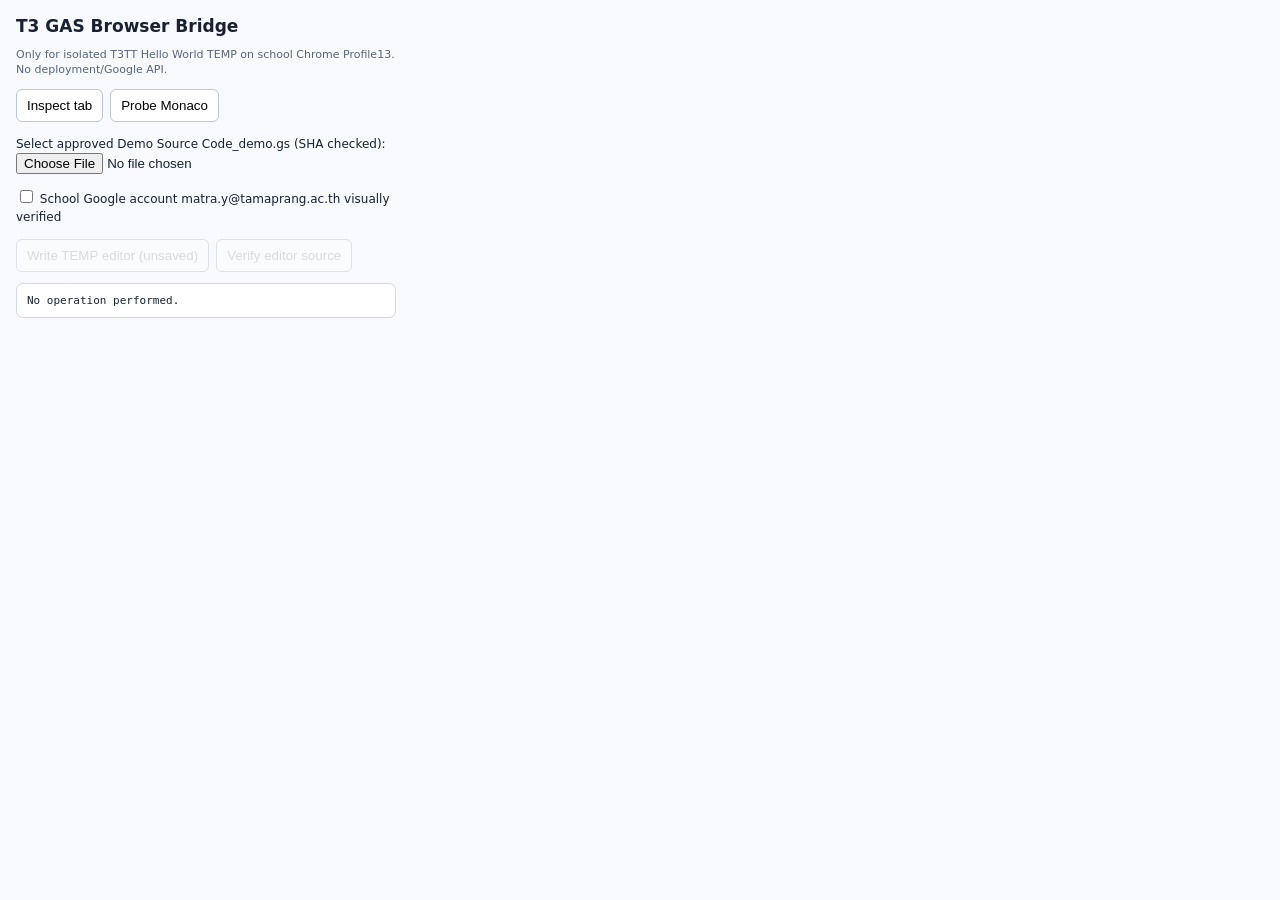
<file: qa/gas-browser-bridge/popup.html>
<!DOCTYPE html>
<html lang="en"><head><meta charset="utf-8"><meta name="viewport" content="width=device-width, initial-scale=1"><title>T3 GAS Browser Bridge</title>
<style>body{font:13px system-ui,sans-serif;background:#f7f9fc;color:#172132;margin:0;padding:16px;width:380px}h1{font-size:17px;margin:0 0 6px}p{line-height:1.4}.buttons{display:flex;gap:7px;flex-wrap:wrap}button{padding:8px 10px;cursor:pointer;border:1px solid #bbc7d5;border-radius:6px;background:white}button:disabled{opacity:.45}pre{white-space:pre-wrap;word-break:break-word;border:1px solid #d0d8e4;background:#fff;border-radius:7px;padding:10px;font:11px ui-monospace,monospace;max-height:285px;overflow:auto}.note{color:#586579;font-size:11px}label{font-size:12px}</style></head>
<body><h1>T3 GAS Browser Bridge</h1><p class="note">Only for isolated T3TT Hello World TEMP on school Chrome Profile13. No deployment/Google API.</p>
<div class="buttons"><button id="inspect">Inspect tab</button><button id="probe">Probe Monaco</button></div>
<p><label for="source">Select approved Demo Source Code_demo.gs (SHA checked):</label><input type="file" accept=".gs,.txt,text/plain" id="source"></p>
<p><label><input type="checkbox" id="ownerVerified"> School Google account matra.y@tamaprang.ac.th visually verified</label></p>
<div class="buttons"><button id="stage" disabled>Write TEMP editor (unsaved)</button><button id="verifyModel" disabled>Verify editor source</button></div>
<pre id="status" role="status">No operation performed.</pre>
<script src="popup.js"></script><script src="popup-probe.js"></script><script src="popup-writer.js"></script></body></html>
</file>
<file: t3tt-pro.css>
:root{--navy:#112c44;--navy2:#183d58;--teal:#087e79;--teal-soft:#e0f4f1;--bg:#f3f6f9;--white:#fff;--border:#dfe7ef;--ink:#1b3348;--muted:#627587;--gold:#bb8421;--amber:#fff6db;--red:#b64641;--shadow:0 4px 18px rgba(20,47,73,.045);--radius:13px;font-family:"Sarabun","Noto Sans Thai",Tahoma,system-ui,sans-serif}
*{box-sizing:border-box}html{scroll-behavior:smooth}body{margin:0;background:var(--bg);color:var(--ink);font-size:14px;line-height:1.55}button,input,select,textarea{font:inherit}button{cursor:pointer}button:focus-visible,a:focus-visible,input:focus-visible,select:focus-visible{outline:3px solid #6ac5c5;outline-offset:2px}button:disabled{opacity:.48;cursor:not-allowed}a{color:var(--teal)}[hidden]{display:none!important}
.app-shell{display:grid;grid-template-columns:248px minmax(0,1fr);min-height:100vh}.sidebar{position:sticky;top:0;height:100vh;overflow-y:auto;background:var(--navy);color:#e9f2f6;padding:22px 15px 17px;display:flex;flex-direction:column;z-index:20}.brand{display:flex;align-items:center;gap:11px;padding:6px 9px 25px;border-bottom:1px solid #ffffff1c}.brand-mark{display:grid;place-items:center;width:42px;height:42px;border-radius:12px;background:var(--teal);font-size:25px;font-weight:800;color:white}.brand-title{font-size:17px;font-weight:800;color:#fff;line-height:1.2;letter-spacing:.1px}.brand-sub{font-size:11px;color:#abc2d2;margin-top:2px}.nav-heading{margin:24px 12px 8px;color:#8eabc0;text-transform:uppercase;letter-spacing:1.1px;font-size:10px;font-weight:800}.nav-button{width:100%;display:flex;align-items:center;gap:10px;padding:11px 12px;background:none;border:0;color:#c6d9e6;border-radius:9px;text-align:left;font-weight:600;font-size:13px;margin-bottom:4px}.nav-button:hover{background:#ffffff12;color:#fff}.nav-button.is-active{background:#1c5064;color:#fff;box-shadow:inset 3px 0 0 #41c3b7}.nav-button .nav-icon{width:20px;height:20px;display:inline-grid;place-items:center;font-size:18px;font-weight:700;flex-shrink:0}.nav-button .nav-dot{margin-left:auto;font-weight:800;font-size:10px;color:#b9d9d9}.sidebar-foot{margin-top:auto;padding:16px 9px 3px;border-top:1px solid #ffffff24}.sidebar-foot strong{display:block;font-size:12px;color:#fff}.sidebar-foot p{margin:4px 0 0;font-size:11px;color:#aec3d1;line-height:1.5}.sidebar-foot a{color:#a9e6e1}.mobile-scrim{display:none}
.workspace{min-width:0}.topbar{background:#fff;border-bottom:1px solid var(--border);height:73px;display:flex;align-items:center;justify-content:space-between;gap:14px;padding:0 32px;position:sticky;top:0;z-index:10}.top-left{display:flex;gap:12px;align-items:center;min-width:0}.mobile-trigger{display:none;border:1px solid var(--border);border-radius:8px;background:#fff;color:var(--navy);padding:5px 9px}.crumb{font-size:11px;color:var(--muted)}.top-title{font-size:17px;font-weight:800;line-height:1.25;margin:3px 0 0;white-space:nowrap;overflow:hidden;text-overflow:ellipsis}.top-tools{display:flex;align-items:center;gap:11px;flex-shrink:0}.top-term{font-size:12px;color:#576d7d;font-weight:600}.pill{display:inline-flex;align-items:center;gap:6px;border:1px solid #bce3de;background:var(--teal-soft);border-radius:50px;padding:7px 12px;font-weight:700;font-size:11px;color:#0b736d;white-space:nowrap}.pill::before{content:"";width:6px;height:6px;border-radius:50%;background:#13a89b}.content{max-width:1530px;margin:auto;padding:30px 32px 55px}.page-header{display:flex;align-items:flex-start;justify-content:space-between;gap:16px;margin-bottom:20px}.eyebrow{color:var(--teal);font-size:11px;font-weight:800;text-transform:uppercase;letter-spacing:1.2px}.page-header h2{font-size:27px;letter-spacing:-.4px;line-height:1.4;margin:2px 0 4px}.page-header p{margin:0;color:var(--muted);font-size:13px}.header-actions{display:flex;gap:8px;align-items:center;flex-wrap:wrap}
.btn{display:inline-flex;justify-content:center;align-items:center;gap:7px;text-decoration:none;font-weight:750;border:1px solid var(--border);border-radius:9px;padding:9px 15px;min-height:39px;background:#fff;color:var(--navy);white-space:nowrap}.btn:hover:not(:disabled){background:#f5fafb;border-color:#b8ccdb}.btn.primary{background:var(--teal);color:#fff;border-color:var(--teal)}.btn.primary:hover:not(:disabled){background:#056f6b}.btn.dark{background:var(--navy);border-color:var(--navy);color:#fff}.btn.danger{color:var(--red);border-color:#efc2bd}.btn.small{font-size:12px;min-height:33px;padding:6px 10px}.btn.ghost{border-color:transparent;background:transparent}.btn-row{display:flex;align-items:center;gap:8px;flex-wrap:wrap}
.notice{border-radius:11px;padding:14px 17px;margin-bottom:19px;font-size:12px;display:flex;align-items:flex-start;gap:12px}.notice.info{background:#e9f3fb;border:1px solid #cfe4f3;color:#28556e}.notice.warn{background:var(--amber);border:1px solid #ead59d;color:#70521d}.notice strong{display:block;font-size:13px;margin-bottom:2px}.notice .notice-symbol{font-size:19px;line-height:1.3}.notice p{margin:0}
.metrics{display:grid;grid-template-columns:repeat(4,minmax(0,1fr));gap:15px;margin-bottom:20px}.metric{background:#fff;border:1px solid var(--border);border-radius:var(--radius);padding:19px;box-shadow:var(--shadow);min-width:0}.metric-top{display:flex;align-items:center;justify-content:space-between;gap:6px;color:var(--muted);font-size:12px;font-weight:650}.metric-icon{display:grid;place-items:center;width:33px;height:33px;background:#ecf5fa;color:#2e748f;border-radius:9px;font-size:18px}.metric-number{font-size:31px;line-height:1.22;font-weight:800;letter-spacing:-1px;margin:9px 0 3px;color:var(--navy)}.metric-foot{font-size:11px;color:var(--muted)}
.panel{background:#fff;border:1px solid var(--border);border-radius:var(--radius);box-shadow:var(--shadow);min-width:0}.panel+.panel{margin-top:17px}.panel-head{padding:20px 21px 16px;display:flex;justify-content:space-between;align-items:center;gap:10px;border-bottom:1px solid #edf1f4}.panel-head h3{font-size:16px;margin:0;color:var(--navy)}.panel-head p{font-size:11px;color:var(--muted);margin:3px 0 0}.panel-body{padding:20px 21px}.panel-footer{padding:15px 21px;border-top:1px solid #edf1f4;background:#fcfdfe;border-radius:0 0 var(--radius) var(--radius)}
.two-col{display:grid;grid-template-columns:minmax(0,1.7fr) minmax(250px,1fr);gap:17px}.two-equal{display:grid;grid-template-columns:repeat(2,minmax(0,1fr));gap:17px}.stack{display:flex;flex-direction:column;gap:17px}.stack .panel+.panel{margin:0}.kicker{display:inline-block;border-radius:8px;background:#eef5f9;color:#587386;font-size:11px;font-weight:700;padding:4px 8px}.empty-state{text-align:center;padding:34px 15px;color:var(--muted)}.empty-icon{height:55px;width:55px;display:grid;place-items:center;border-radius:15px;background:#edf5f7;color:#43889a;font-size:29px;margin:0 auto 10px}.empty-state strong{display:block;color:var(--navy);font-size:15px}.empty-state p{font-size:12px;margin:5px auto 14px;max-width:380px}
.steps{display:grid;gap:13px}.step{display:flex;align-items:flex-start;gap:13px}.step-mark{display:grid;place-items:center;background:#e8f3f3;color:var(--teal);border-radius:9px;min-width:31px;height:31px;font-weight:800;font-size:13px}.step strong{color:var(--navy);font-size:12px}.step p{color:var(--muted);font-size:11px;margin:2px 0}
.field-label{display:block;font-size:12px;font-weight:700;color:#344a5b;margin:0 0 6px}.field-hint{font-size:11px;color:var(--muted);margin:5px 0 0}.field-input,select,textarea{width:100%;border:1px solid #cdd9e3;background:#fff;border-radius:9px;color:var(--ink);padding:10px 12px;min-height:40px;outline:none;max-width:100%}.field-input:focus,select:focus,textarea:focus{border-color:var(--teal);box-shadow:0 0 0 3px #bce5e049}.field-input::placeholder{color:#93a3b1}.field-grid{display:grid;grid-template-columns:repeat(3,minmax(0,1fr));gap:15px}.field-grid.two{grid-template-columns:repeat(2,minmax(0,1fr))}.field-grid.four{grid-template-columns:repeat(4,minmax(0,1fr))}.form-group-title{display:flex;justify-content:space-between;align-items:center;gap:8px;margin:5px 0 15px}.form-group-title h4{font-size:13px;color:var(--navy);margin:0}.form-divider{border:0;border-top:1px solid #eef2f5;margin:23px 0 19px}.note-line{font-size:12px;color:var(--muted);margin:9px 0}.inline-feedback{font-size:12px;color:#0c7871;min-height:18px}.inline-feedback.error{color:var(--red)}.summary-strip{background:#f2f7f8;border:1px solid #e0eaed;padding:11px 13px;border-radius:9px;display:flex;justify-content:space-between;flex-wrap:wrap;gap:10px;font-size:12px}.state-value{font-weight:800;color:var(--navy)}.state-line{font-size:12px;color:#577185;margin:0;padding:0}
.table-scroll{overflow:auto;max-width:100%}.data-table{border-collapse:separate;border-spacing:0;width:100%;font-size:12px;min-width:640px}.data-table th{background:#f4f8fa;font-weight:750;color:#5b7281;border-bottom:1px solid var(--border);padding:12px;text-align:left;white-space:nowrap}.data-table td{padding:12px;border-bottom:1px solid #edf2f5;color:#364c5e;vertical-align:middle}.data-table tr:last-child td{border-bottom:0}.data-table tr:hover td{background:#fbfdfd}.mono{font-family:ui-monospace,Consolas,monospace;font-size:11px}.row-tag{background:#e4f3f2;color:#05746d;border-radius:6px;padding:4px 7px;font-weight:700}.soft-tag{border:1px solid #dde8ed;border-radius:6px;padding:4px 8px;font-size:11px;color:#536e7c}.table-action{border:0;background:none;color:var(--red);font-weight:700;padding:5px}.table-action:hover{text-decoration:underline}
.week-board{display:grid;grid-template-columns:repeat(5,minmax(0,1fr));gap:10px}.week-day{min-width:0;background:#f7fafc;border:1px solid #e4edf2;border-radius:10px;min-height:163px;overflow:hidden}.week-day-hd{background:#edf4f8;padding:10px 12px;font-weight:800;font-size:12px;color:#39586c;display:flex;justify-content:space-between}.week-day-content{padding:8px;display:flex;flex-direction:column;gap:7px}.lesson-card{padding:8px 9px;background:#fff;border:1px solid #d6e5e5;border-left:3px solid var(--teal);border-radius:7px;min-width:0}.lesson-card strong{font-size:11px;display:block;overflow:hidden;text-overflow:ellipsis;white-space:nowrap}.lesson-card small{font-size:10px;color:#698291;display:block}.week-none{color:#9aafbd;font-size:11px;padding:16px 4px;text-align:center}
.filter-bar{display:flex;gap:12px;flex-wrap:wrap;align-items:end}.filter-bar>label{flex:1;min-width:160px}.filter-bar>button{align-self:end}
.timeline{display:flex;flex-direction:column;gap:12px}.timeline-event{display:grid;grid-template-columns:70px minmax(0,1fr);gap:14px}.timeline-event time{font-size:11px;color:#7c8f9a}.timeline-detail{border-left:2px solid #b0dcd7;padding:0 0 12px 14px}.timeline-detail strong{display:block;font-size:12px}.timeline-detail small{color:var(--muted);font-size:11px}.report-box{border:1px dashed #bfd5e2;border-radius:9px;background:#f9fbfd;padding:17px}.report-box h3{margin:0 0 8px}.report-line{display:flex;justify-content:space-between;border-bottom:1px solid #e7edf1;padding:8px 0;color:#445e6d;font-size:12px}.report-line strong{color:var(--navy)}.stat-hint{display:flex;gap:8px;align-items:center;font-size:11px;color:var(--muted)}.stat-dot{width:8px;height:8px;border-radius:3px;background:var(--teal)}.divider{height:1px;background:var(--border);margin:17px 0}.list-clean{margin:0;padding-left:18px;color:#536a7b;font-size:12px}.list-clean li+li{margin-top:7px}.linkish{border:0;background:none;color:var(--teal);padding:2px;text-decoration:underline;font-weight:700}.mini-progress{height:6px;background:#e8eff3;border-radius:5px;overflow:hidden}.mini-progress div{height:100%;background:var(--teal);border-radius:5px;max-width:100%}
.toast{position:fixed;bottom:22px;right:24px;z-index:45;max-width:420px;color:white;background:#1e4156;border-radius:9px;padding:12px 17px;box-shadow:0 12px 32px #14304942;font-size:12px}.toast.bad{background:#a6413b}.floating-ribbon{font-size:10px;background:#fff5d7;color:#886019;border:1px solid #f1d496;border-radius:30px;padding:5px 9px}.subdued{color:var(--muted)}.section-note{color:var(--muted);font-size:11px;margin-top:9px}
@media(max-width:1200px){.sidebar{width:228px}.app-shell{grid-template-columns:228px minmax(0,1fr)}.metrics{grid-template-columns:repeat(2,1fr)}.field-grid.four{grid-template-columns:repeat(2,minmax(0,1fr))}}
@media(max-width:900px){.app-shell{display:block}.sidebar{position:fixed;left:0;top:0;bottom:0;height:100vh;width:260px;transform:translateX(-105%);transition:transform .2s}.app-shell.menu-open .sidebar{transform:translateX(0)}.app-shell.menu-open .mobile-scrim{display:block;position:fixed;inset:0;background:#0e263755;z-index:19}.mobile-trigger{display:block}.topbar{padding:0 17px}.content{padding:24px 17px 38px}.two-col,.two-equal{grid-template-columns:1fr}.week-board{grid-template-columns:repeat(3,minmax(0,1fr))}}
@media(max-width:600px){.topbar{height:65px;padding:0 12px}.top-title{font-size:14px}.top-term{display:none}.pill{font-size:10px;padding:5px 9px}.content{padding:17px 12px 35px}.page-header{flex-direction:column}.page-header h2{font-size:22px}.metrics{grid-template-columns:repeat(2,minmax(0,1fr));gap:10px}.metric{padding:13px}.metric-number{font-size:26px}.panel-head,.panel-body{padding:15px}.panel-footer{padding:12px 15px}.field-grid,.field-grid.two,.field-grid.four{grid-template-columns:1fr 1fr;gap:12px}.week-board{grid-template-columns:repeat(2,minmax(0,1fr))}.filter-bar>label{min-width:130px}.btn{font-size:12px;padding:9px 12px}.form-group-title{align-items:flex-start}.top-title{max-width:195px}.header-actions{width:100%}}
@media(max-width:380px){.field-grid,.field-grid.two,.field-grid.four{grid-template-columns:1fr}.metrics{grid-template-columns:1fr 1fr}.top-title{max-width:145px}.week-board{grid-template-columns:1fr}}
@media print{.sidebar,.topbar,.page-header,.notice,.btn,.filter-bar,.sidebar-foot,.floating-ribbon{display:none!important}.app-shell{display:block}.content{max-width:none;padding:0}.view{display:none!important}#view-reports{display:block!important}.panel{border:0;box-shadow:none}.panel-head,.panel-body{padding:7px 0}body{background:white;color:black}.report-box{border:1px solid #aaa;background:white}@page{size:A4 portrait;margin:15mm}}
</file>
